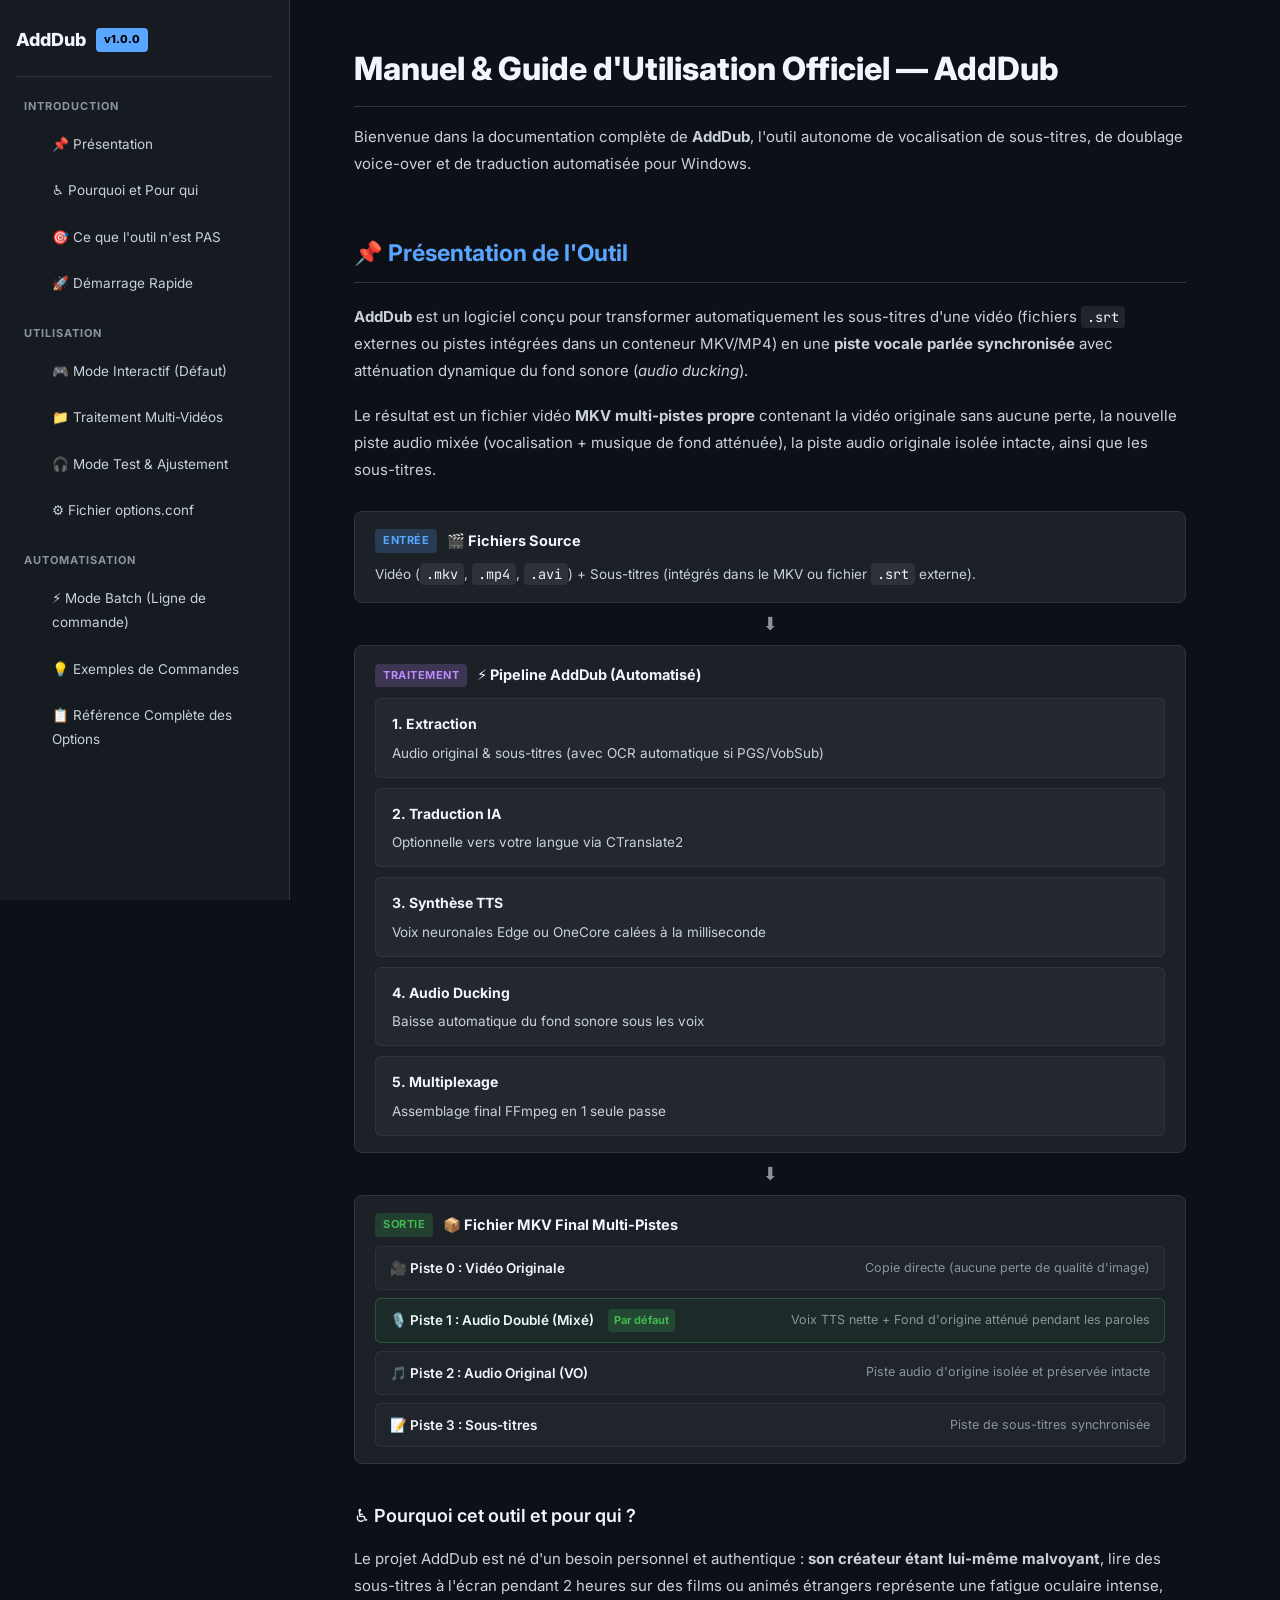
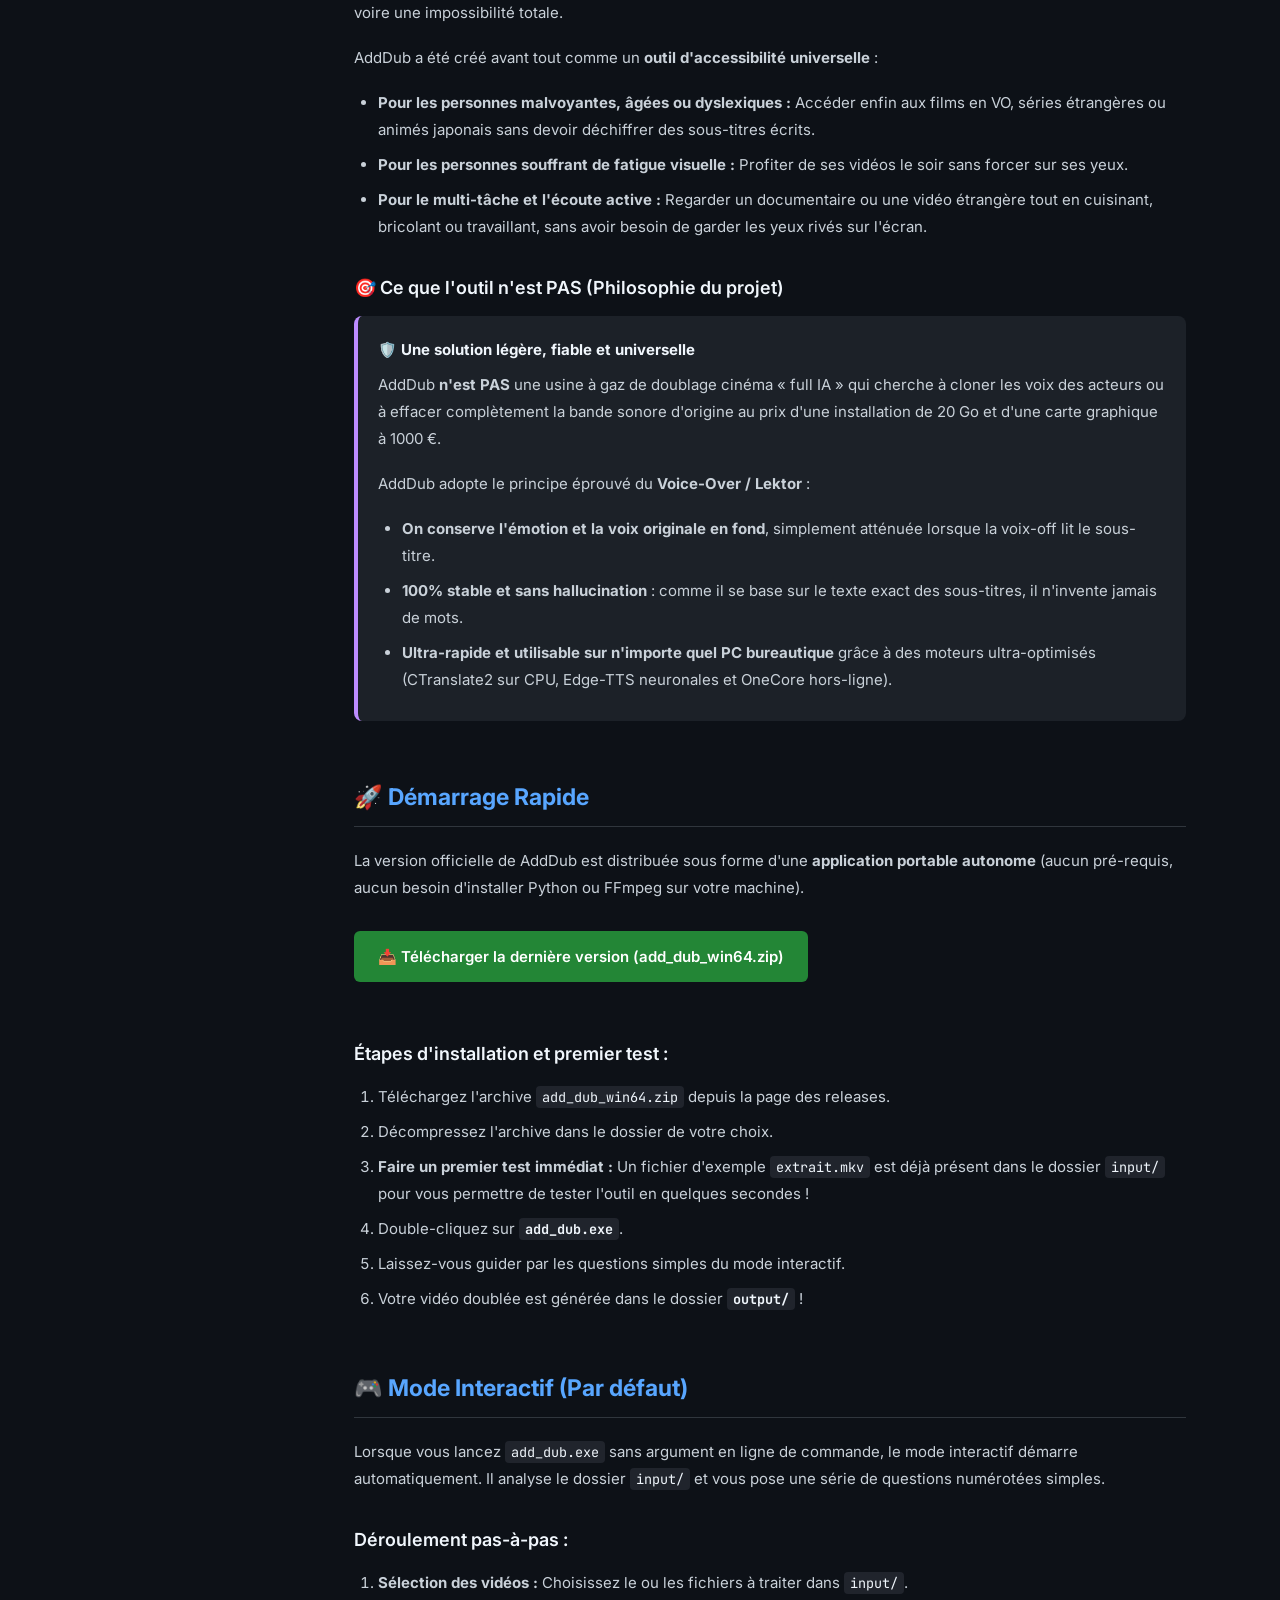
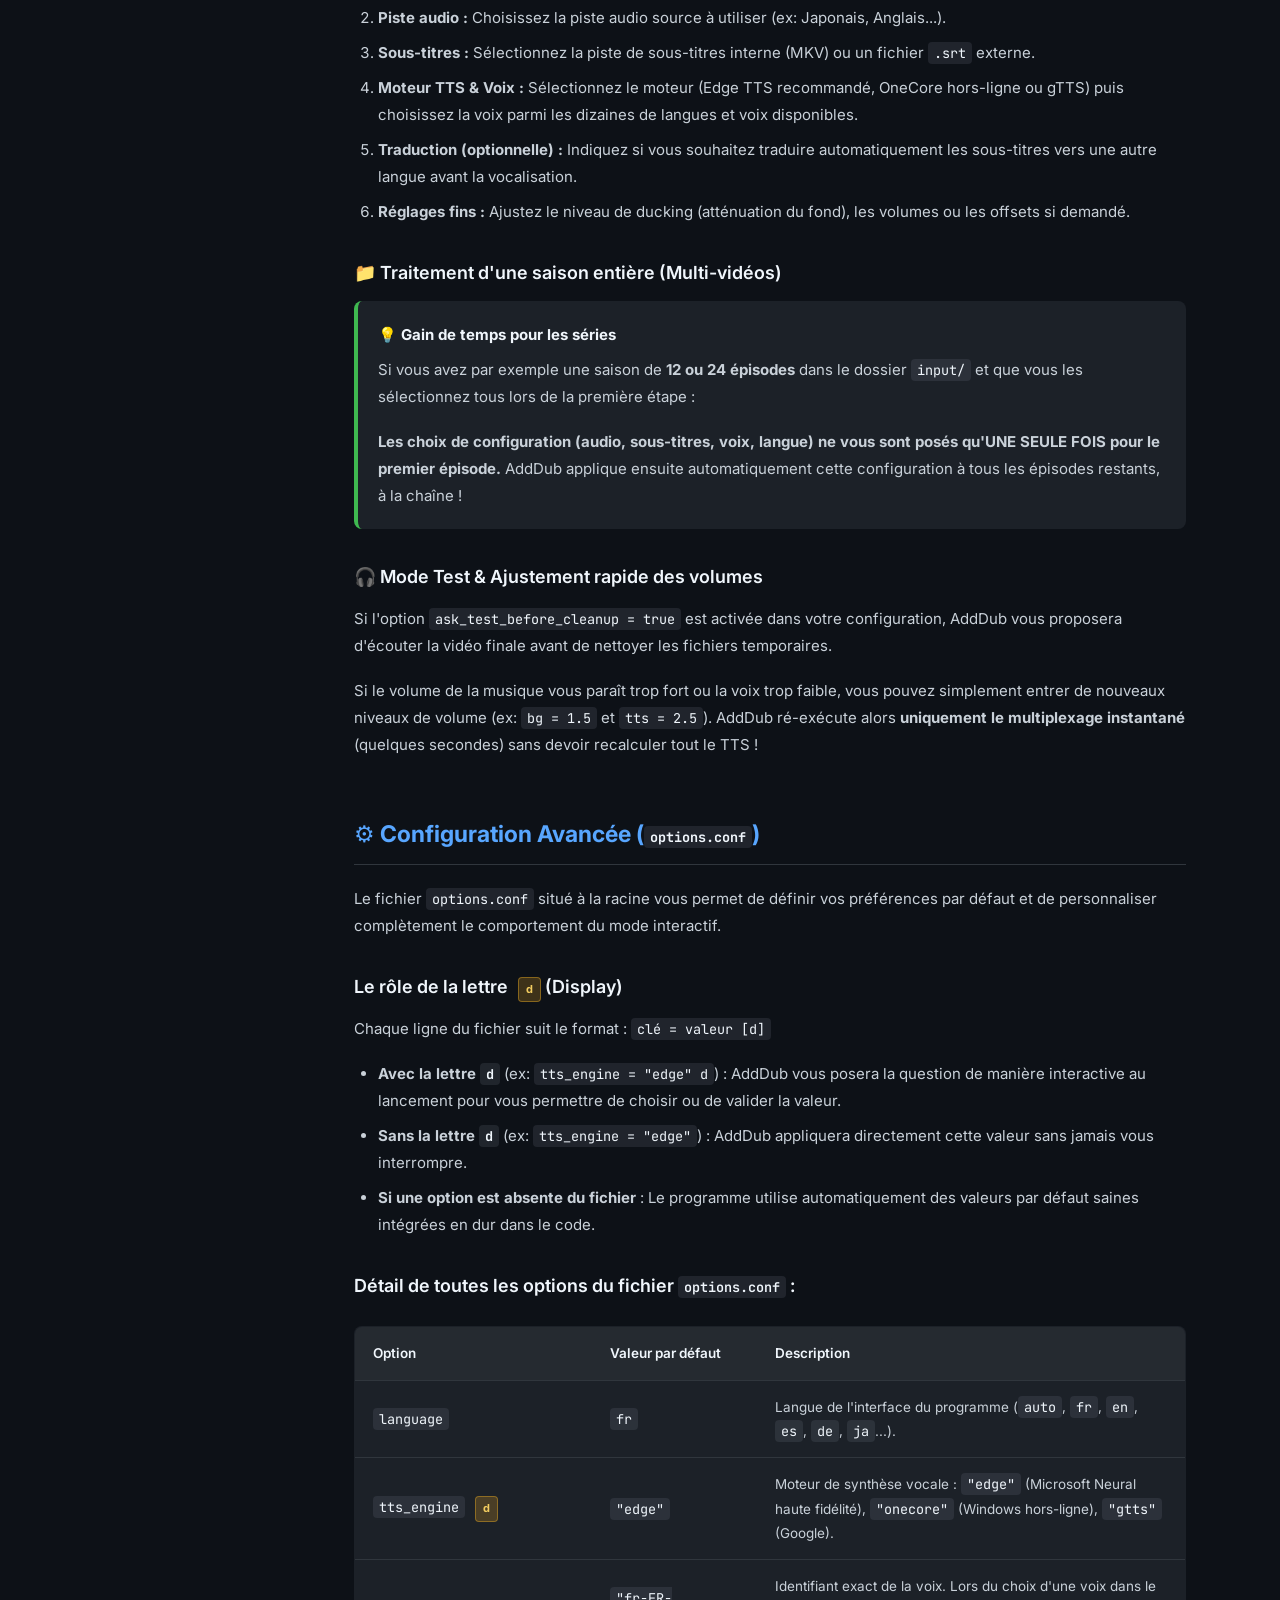
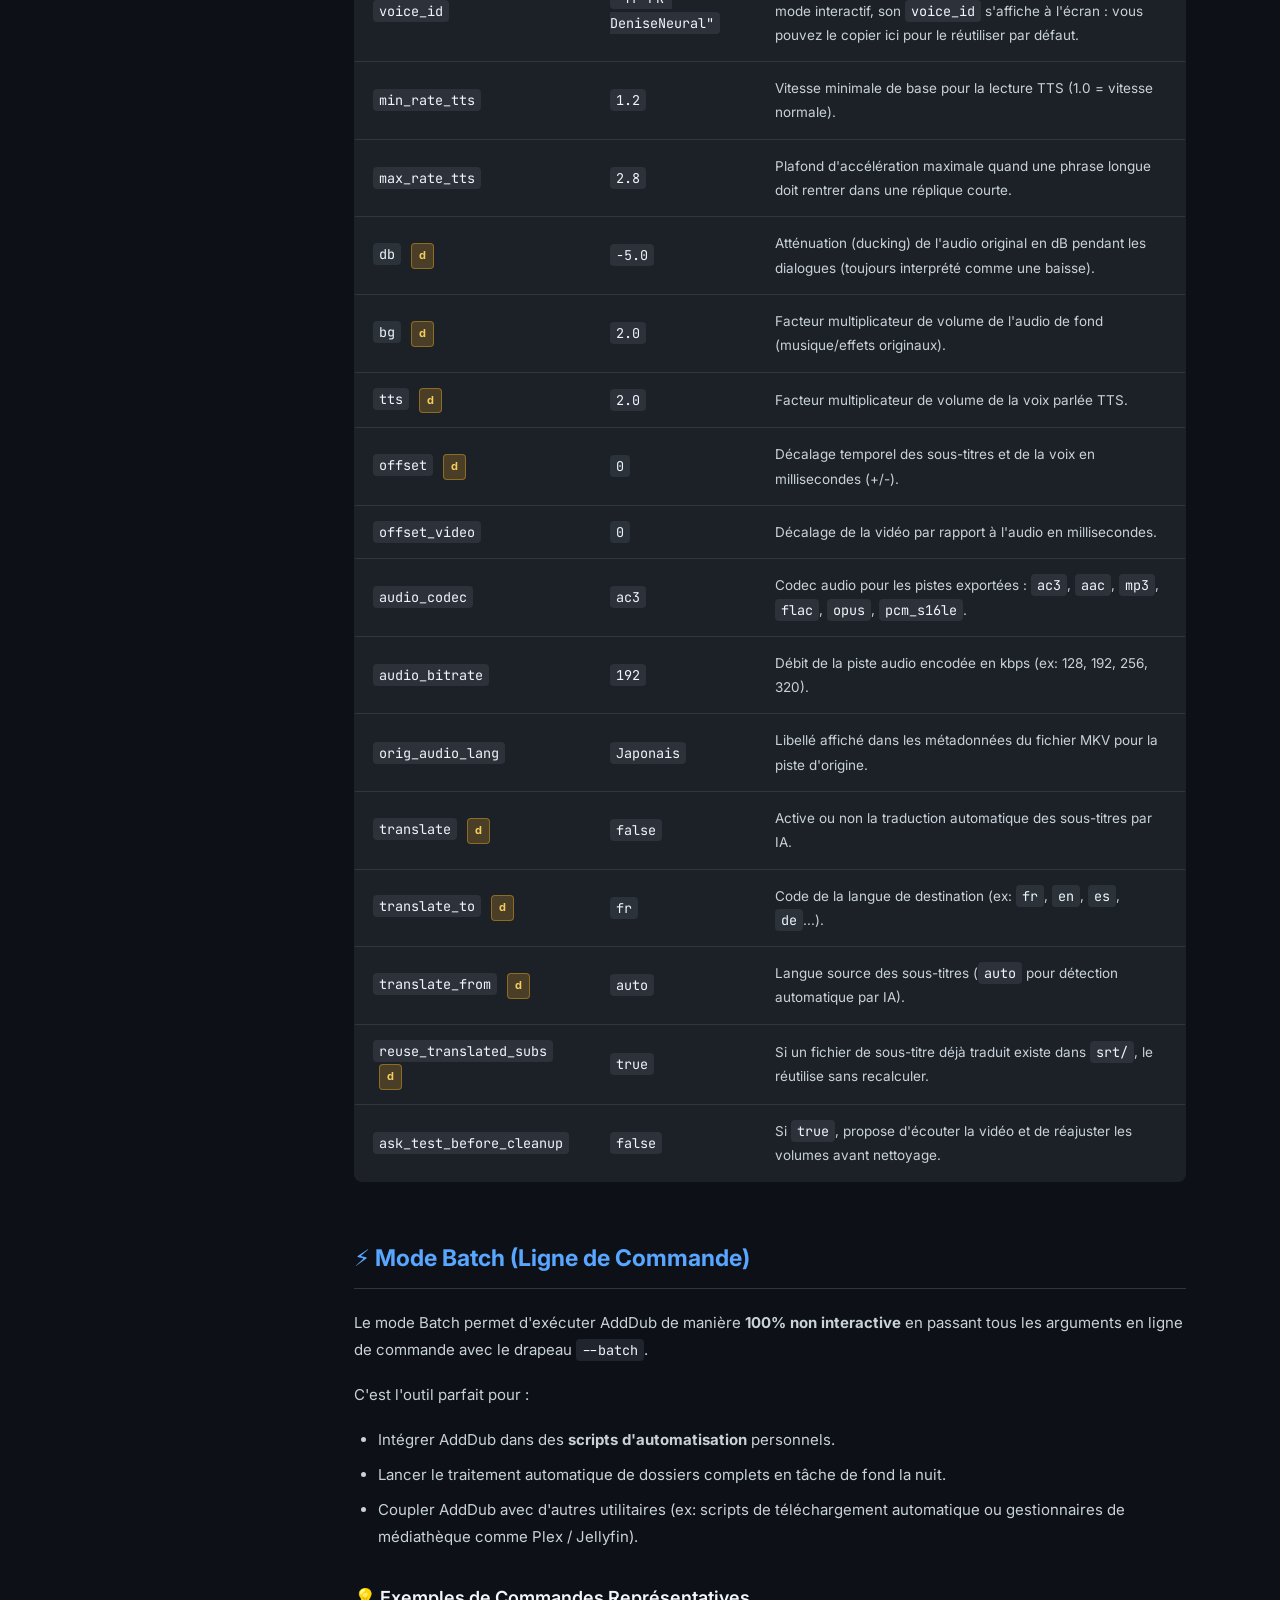
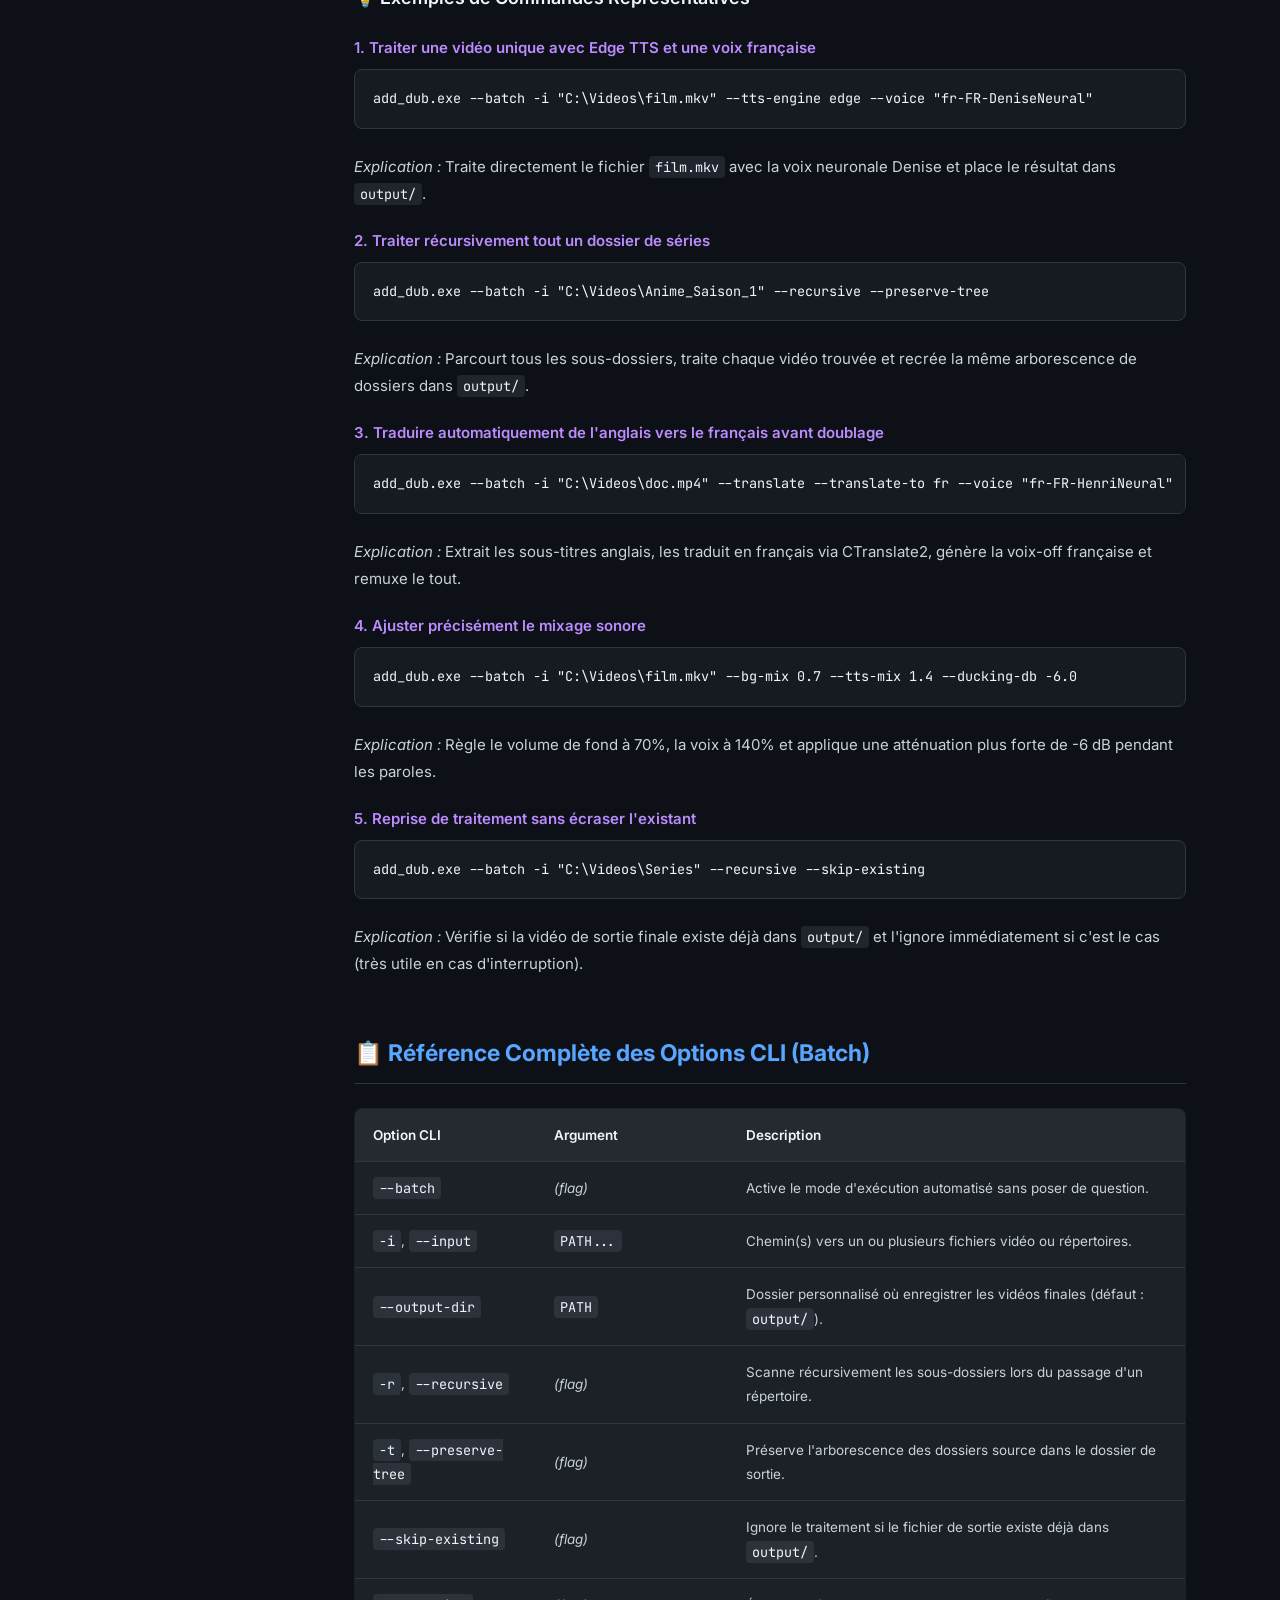
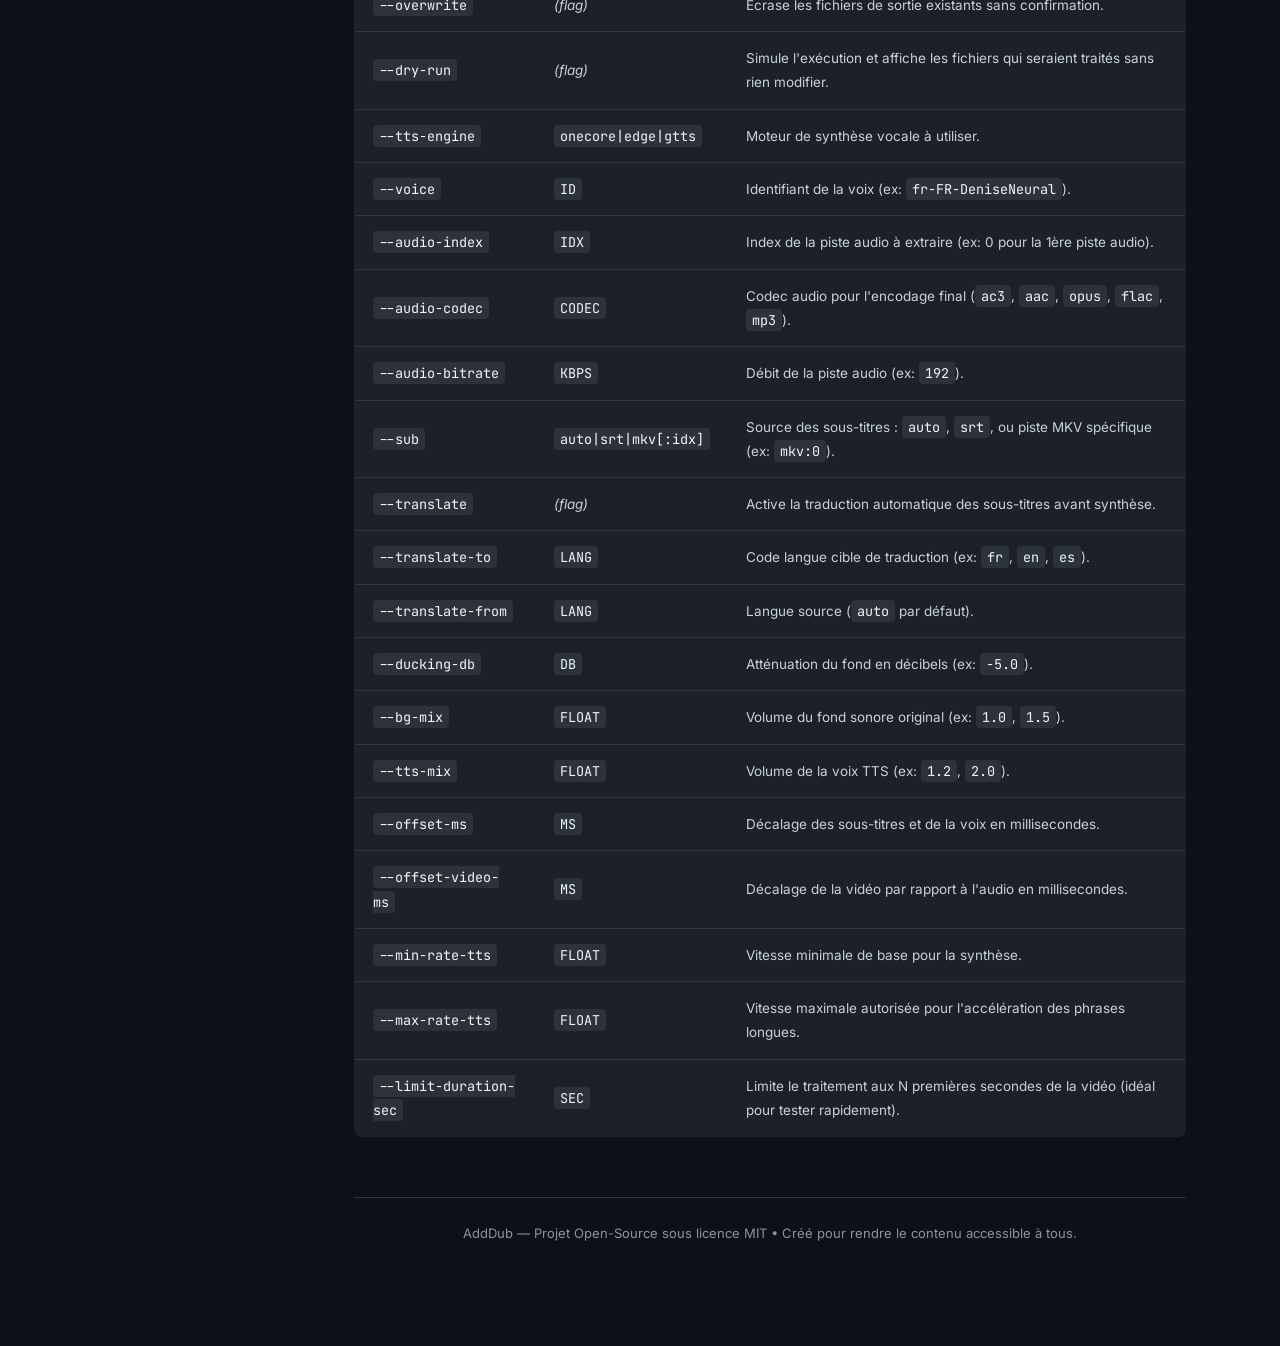
<file: index.html>
<!DOCTYPE html>
<html lang="fr">
<head>
    <meta charset="UTF-8">
    <meta name="viewport" content="width=device-width, initial-scale=1.0">
    <title>Manuel & Documentation Officielle — AddDub</title>
    <meta name="description" content="AddDub — Outil gratuit et portable de vocalisation de sous-titres, doublage voice-over et traduction IA pour Windows. Idéal pour l'accessibilité (malvoyance, fatigue visuelle) et le confort d'écoute.">
    <meta name="keywords" content="AddDub, vocalisation sous-titres, doublage automatique, voice-over, TTS, text to speech, accessibilité, malvoyance, audio ducking, traduction sous-titres, MKV, SRT, Edge TTS, CTranslate2, Windows">
    <meta name="author" content="Jobijoba2000">
    <meta name="robots" content="index, follow">
    <link rel="canonical" href="https://jobijoba2000.github.io/add_dub/">

    <!-- Open Graph / Réseaux Sociaux (Discord, Reddit, Facebook) -->
    <meta property="og:type" content="website">
    <meta property="og:url" content="https://jobijoba2000.github.io/add_dub/">
    <meta property="og:title" content="AddDub — Vocalisation de Sous-titres & Doublage Automatisé">
    <meta property="og:description" content="Transformez automatiquement les sous-titres de vos vidéos en voix-off parlée avec atténuation intelligente du fond sonore (audio ducking). 100% portable pour Windows.">

    <!-- Twitter Card -->
    <meta name="twitter:card" content="summary">
    <meta name="twitter:title" content="AddDub — Vocalisation de Sous-titres & Doublage Automatisé">
    <meta name="twitter:description" content="Transformez automatiquement les sous-titres de vos vidéos en voix-off parlée avec atténuation intelligente du fond sonore (audio ducking). 100% portable pour Windows.">
    <link rel="preconnect" href="https://fonts.googleapis.com">
    <link rel="preconnect" href="https://fonts.gstatic.com" crossorigin>
    <link href="https://fonts.googleapis.com/css2?family=Inter:wght@300;400;500;600;700;800&family=JetBrains+Mono:wght@400;500;600&display=swap" rel="stylesheet">
    <style>
        :root {
            --bg-dark: #0d1117;
            --bg-sidebar: #161b22;
            --bg-card: #1c2128;
            --bg-code: #161b22;
            --accent-blue: #58a6ff;
            --accent-green: #3fb950;
            --accent-purple: #bc8cff;
            --accent-orange: #d29922;
            --text-main: #c9d1d9;
            --text-heading: #f0f6fc;
            --text-muted: #8b949e;
            --border-color: #30363d;
        }

        * { box-sizing: border-box; margin: 0; padding: 0; }

        html {
            scroll-behavior: smooth;
        }

        body {
            font-family: 'Inter', system-ui, -apple-system, sans-serif;
            background-color: var(--bg-dark);
            color: var(--text-main);
            line-height: 1.8;
            display: flex;
            min-height: 100vh;
            overflow-x: hidden;
        }

        code, pre {
            font-family: 'JetBrains Mono', monospace;
        }

        /* Scrollbar */
        ::-webkit-scrollbar {
            width: 8px;
            height: 8px;
        }
        ::-webkit-scrollbar-track {
            background: var(--bg-dark);
        }
        ::-webkit-scrollbar-thumb {
            background: #30363d;
            border-radius: 4px;
        }
        ::-webkit-scrollbar-thumb:hover {
            background: #484f58;
        }

        /* Sidebar Navigation */
        aside.sidebar {
            width: 290px;
            flex-shrink: 0;
            background-color: var(--bg-sidebar);
            border-right: 1px solid var(--border-color);
            position: sticky;
            top: 0;
            height: 100vh;
            overflow-y: auto;
            padding: 24px 16px;
        }

        .sidebar-brand {
            display: flex;
            align-items: center;
            gap: 10px;
            font-size: 18px;
            font-weight: 800;
            color: var(--text-heading);
            padding-bottom: 20px;
            margin-bottom: 20px;
            border-bottom: 1px solid var(--border-color);
        }

        .sidebar-brand span {
            background: var(--accent-blue);
            color: #000;
            padding: 2px 8px;
            border-radius: 4px;
            font-size: 11px;
            font-weight: 800;
        }

        .nav-group-title {
            font-size: 11px;
            font-weight: 700;
            text-transform: uppercase;
            color: var(--text-muted);
            letter-spacing: 1px;
            margin: 20px 0 8px 8px;
        }

        .nav-items {
            list-style: none;
        }

        .nav-items a {
            display: block;
            padding: 7px 12px;
            color: var(--text-main);
            text-decoration: none;
            font-size: 13.5px;
            border-radius: 6px;
            transition: all 0.15s ease;
        }

        .nav-items a:hover {
            background: rgba(255, 255, 255, 0.05);
            color: var(--accent-blue);
        }

        /* Main Content */
        main.content {
            flex: 1;
            min-width: 0;
            padding: 48px 64px 100px;
            max-width: 960px;
        }

        h1 {
            font-size: 32px;
            font-weight: 800;
            color: var(--text-heading);
            margin-bottom: 16px;
            border-bottom: 1px solid var(--border-color);
            padding-bottom: 16px;
            line-height: 1.3;
        }

        h2 {
            font-size: 23px;
            font-weight: 700;
            color: var(--accent-blue);
            margin: 56px 0 20px;
            padding-bottom: 8px;
            border-bottom: 1px solid var(--border-color);
            scroll-margin-top: 30px;
        }

        h3 {
            font-size: 18px;
            font-weight: 600;
            color: var(--text-heading);
            margin: 32px 0 12px;
        }

        h4 {
            font-size: 15px;
            font-weight: 600;
            color: var(--accent-purple);
            margin: 20px 0 8px;
        }

        p {
            margin-bottom: 18px;
            font-size: 15px;
            color: #c9d1d9;
        }

        ul, ol {
            margin-bottom: 22px;
            padding-left: 24px;
        }

        li {
            margin-bottom: 8px;
            font-size: 15px;
        }

        /* Buttons & Badges */
        .btn-download {
            display: inline-flex;
            align-items: center;
            gap: 10px;
            background: #238636;
            color: #fff;
            padding: 12px 24px;
            border-radius: 6px;
            font-weight: 600;
            font-size: 15px;
            text-decoration: none;
            margin: 12px 0 24px;
            transition: background 0.2s ease;
        }

        .btn-download:hover {
            background: #2ea043;
        }

        /* Code & Callouts */
        pre {
            background-color: var(--bg-code);
            border: 1px solid var(--border-color);
            border-radius: 8px;
            padding: 18px;
            overflow-x: auto;
            margin-bottom: 24px;
            font-size: 13.5px;
            line-height: 1.6;
        }

        code {
            background-color: rgba(110, 118, 129, 0.2);
            color: #f0f6fc;
            padding: 2px 6px;
            border-radius: 4px;
            font-size: 13.5px;
        }

        pre code {
            background: none;
            padding: 0;
        }

        .callout {
            padding: 20px;
            border-radius: 8px;
            margin-bottom: 28px;
            border-left: 4px solid;
            background: var(--bg-card);
        }

        .callout-info { border-left-color: var(--accent-blue); }
        .callout-tip { border-left-color: var(--accent-green); }
        .callout-warning { border-left-color: var(--accent-orange); }
        .callout-purple { border-left-color: var(--accent-purple); }

        .callout-title {
            font-weight: 700;
            margin-bottom: 8px;
            font-size: 15px;
            color: var(--text-heading);
            display: flex;
            align-items: center;
            gap: 8px;
        }

        /* Documentation Table */
        table {
            width: 100%;
            border-collapse: collapse;
            margin: 24px 0 32px;
            background: var(--bg-card);
            border-radius: 8px;
            overflow: hidden;
            border: 1px solid var(--border-color);
        }

        th, td {
            padding: 14px 18px;
            text-align: left;
            border-bottom: 1px solid var(--border-color);
            font-size: 13.5px;
        }

        th {
            background: rgba(255, 255, 255, 0.04);
            font-weight: 600;
            color: var(--text-heading);
        }

        .badge-d {
            display: inline-block;
            background: rgba(210, 153, 34, 0.25);
            color: #f2cc60;
            border: 1px solid rgba(210, 153, 34, 0.5);
            padding: 2px 7px;
            border-radius: 4px;
            font-size: 11px;
            font-weight: 700;
            margin-left: 6px;
        }

        /* Modern Visual Pipeline Flow */
        .pipeline-flow {
            display: flex;
            flex-direction: column;
            gap: 12px;
            margin: 28px 0 36px;
        }

        .flow-card {
            background: var(--bg-card);
            border: 1px solid var(--border-color);
            border-radius: 8px;
            padding: 16px 20px;
        }

        .flow-card-header {
            font-weight: 700;
            font-size: 14.5px;
            color: var(--text-heading);
            display: flex;
            align-items: center;
            gap: 10px;
            margin-bottom: 8px;
        }

        .flow-card-header .tag {
            font-size: 11px;
            font-weight: 700;
            text-transform: uppercase;
            padding: 2px 8px;
            border-radius: 4px;
            letter-spacing: 0.5px;
        }

        .tag-input { background: rgba(88, 166, 255, 0.2); color: var(--accent-blue); }
        .tag-core { background: rgba(188, 140, 255, 0.2); color: var(--accent-purple); }
        .tag-output { background: rgba(63, 185, 80, 0.2); color: var(--accent-green); }

        .flow-arrow {
            text-align: center;
            color: var(--text-muted);
            font-size: 18px;
            line-height: 1;
        }

        .pipeline-steps {
            display: flex;
            flex-direction: column;
            gap: 10px;
            margin-top: 10px;
        }

        .pipeline-step-item {
            background: rgba(255, 255, 255, 0.03);
            border: 1px solid rgba(255, 255, 255, 0.06);
            border-radius: 6px;
            padding: 12px 16px;
            font-size: 13.5px;
            color: #c9d1d9;
        }

        .pipeline-step-item strong {
            display: block;
            color: #f0f6fc;
            font-size: 14px;
            margin-bottom: 4px;
        }

        .tracks-grid {
            display: flex;
            flex-direction: column;
            gap: 8px;
            margin-top: 8px;
        }

        .track-row {
            display: flex;
            align-items: center;
            justify-content: space-between;
            background: rgba(255, 255, 255, 0.02);
            border: 1px solid rgba(255, 255, 255, 0.06);
            border-radius: 6px;
            padding: 9px 14px;
            font-size: 13.5px;
        }

        .track-name {
            display: flex;
            align-items: center;
            gap: 8px;
            font-weight: 600;
            color: #f0f6fc;
        }

        .track-desc {
            color: var(--text-muted);
            font-size: 12.5px;
        }

        .track-badge-default {
            background: rgba(63, 185, 80, 0.2);
            color: var(--accent-green);
            font-size: 11px;
            padding: 2px 6px;
            border-radius: 4px;
            font-weight: 700;
            margin-left: 6px;
        }

        /* Responsive */
        @media (max-width: 900px) {
            body { flex-direction: column; }
            aside.sidebar {
                width: 100%;
                height: auto;
                position: relative;
                border-right: none;
                border-bottom: 1px solid var(--border-color);
            }
            main.content { padding: 24px; }
        }
    </style>
</head>
<body>

    <!-- Sidebar Navigation -->
    <aside class="sidebar">
        <div class="sidebar-brand">
            AddDub <span>v1.0.0</span>
        </div>
        
        <div class="nav-group-title">Introduction</div>
        <ul class="nav-items">
            <li><a href="#presentation">📌 Présentation</a></li>
            <li><a href="#pourquoi-et-pour-qui">♿ Pourquoi et Pour qui</a></li>
            <li><a href="#philosophie">🎯 Ce que l'outil n'est PAS</a></li>
            <li><a href="#demarrage-rapide">🚀 Démarrage Rapide</a></li>
        </ul>

        <div class="nav-group-title">Utilisation</div>
        <ul class="nav-items">
            <li><a href="#mode-interactif">🎮 Mode Interactif (Défaut)</a></li>
            <li><a href="#saisons-multi-videos">📁 Traitement Multi-Vidéos</a></li>
            <li><a href="#mode-test">🎧 Mode Test & Ajustement</a></li>
            <li><a href="#options-conf">⚙️ Fichier options.conf</a></li>
        </ul>

        <div class="nav-group-title">Automatisation</div>
        <ul class="nav-items">
            <li><a href="#mode-batch">⚡ Mode Batch (Ligne de commande)</a></li>
            <li><a href="#exemples-batch">💡 Exemples de Commandes</a></li>
            <li><a href="#reference-options">📋 Référence Complète des Options</a></li>
        </ul>
    </aside>

    <!-- Main Documentation Content -->
    <main class="content">

        <h1>Manuel & Guide d'Utilisation Officiel — AddDub</h1>
        <p>Bienvenue dans la documentation complète de <strong>AddDub</strong>, l'outil autonome de vocalisation de sous-titres, de doublage voice-over et de traduction automatisée pour Windows.</p>

        <!-- Section 1 : Présentation -->
        <h2 id="presentation">📌 Présentation de l'Outil</h2>
        <p><strong>AddDub</strong> est un logiciel conçu pour transformer automatiquement les sous-titres d'une vidéo (fichiers <code>.srt</code> externes ou pistes intégrées dans un conteneur MKV/MP4) en une <strong>piste vocale parlée synchronisée</strong> avec atténuation dynamique du fond sonore (<em>audio ducking</em>).</p>
        
        <p>Le résultat est un fichier vidéo <strong>MKV multi-pistes propre</strong> contenant la vidéo originale sans aucune perte, la nouvelle piste audio mixée (vocalisation + musique de fond atténuée), la piste audio originale isolée intacte, ainsi que les sous-titres.</p>

        <!-- Visual Pipeline Flow -->
        <div class="pipeline-flow">
            <!-- Input -->
            <div class="flow-card">
                <div class="flow-card-header">
                    <span class="tag tag-input">Entrée</span>
                    🎬 Fichiers Source
                </div>
                <div style="font-size: 13.5px; color: #c9d1d9;">
                    Vidéo (<code>.mkv</code>, <code>.mp4</code>, <code>.avi</code>) + Sous-titres (intégrés dans le MKV ou fichier <code>.srt</code> externe).
                </div>
            </div>

            <div class="flow-arrow">⬇️</div>

            <!-- Processing Pipeline -->
            <div class="flow-card">
                <div class="flow-card-header">
                    <span class="tag tag-core">Traitement</span>
                    ⚡ Pipeline AddDub (Automatisé)
                </div>
                <div class="pipeline-steps">
                    <div class="pipeline-step-item">
                        <strong>1. Extraction</strong>
                        Audio original & sous-titres (avec OCR automatique si PGS/VobSub)
                    </div>
                    <div class="pipeline-step-item">
                        <strong>2. Traduction IA</strong>
                        Optionnelle vers votre langue via CTranslate2
                    </div>
                    <div class="pipeline-step-item">
                        <strong>3. Synthèse TTS</strong>
                        Voix neuronales Edge ou OneCore calées à la milliseconde
                    </div>
                    <div class="pipeline-step-item">
                        <strong>4. Audio Ducking</strong>
                        Baisse automatique du fond sonore sous les voix
                    </div>
                    <div class="pipeline-step-item">
                        <strong>5. Multiplexage</strong>
                        Assemblage final FFmpeg en 1 seule passe
                    </div>
                </div>
            </div>

            <div class="flow-arrow">⬇️</div>

            <!-- Output -->
            <div class="flow-card">
                <div class="flow-card-header">
                    <span class="tag tag-output">Sortie</span>
                    📦 Fichier MKV Final Multi-Pistes
                </div>
                <div class="tracks-grid">
                    <div class="track-row">
                        <div class="track-name">🎥 Piste 0 : Vidéo Originale</div>
                        <div class="track-desc">Copie directe (aucune perte de qualité d'image)</div>
                    </div>
                    <div class="track-row" style="background: rgba(63, 185, 80, 0.06); border-color: rgba(63, 185, 80, 0.3);">
                        <div class="track-name">
                            🎙️ Piste 1 : Audio Doublé (Mixé)
                            <span class="track-badge-default">Par défaut</span>
                        </div>
                        <div class="track-desc">Voix TTS nette + Fond d'origine atténué pendant les paroles</div>
                    </div>
                    <div class="track-row">
                        <div class="track-name">🎵 Piste 2 : Audio Original (VO)</div>
                        <div class="track-desc">Piste audio d'origine isolée et préservée intacte</div>
                    </div>
                    <div class="track-row">
                        <div class="track-name">📝 Piste 3 : Sous-titres</div>
                        <div class="track-desc">Piste de sous-titres synchronisée</div>
                    </div>
                </div>
            </div>
        </div>

        <h3 id="pourquoi-et-pour-qui">♿ Pourquoi cet outil et pour qui ?</h3>
        <p>Le projet AddDub est né d'un besoin personnel et authentique : <strong>son créateur étant lui-même malvoyant</strong>, lire des sous-titres à l'écran pendant 2 heures sur des films ou animés étrangers représente une fatigue oculaire intense, voire une impossibilité totale.</p>
        
        <p>AddDub a été créé avant tout comme un <strong>outil d'accessibilité universelle</strong> :</p>
        <ul>
            <li><strong>Pour les personnes malvoyantes, âgées ou dyslexiques :</strong> Accéder enfin aux films en VO, séries étrangères ou animés japonais sans devoir déchiffrer des sous-titres écrits.</li>
            <li><strong>Pour les personnes souffrant de fatigue visuelle :</strong> Profiter de ses vidéos le soir sans forcer sur ses yeux.</li>
            <li><strong>Pour le multi-tâche et l'écoute active :</strong> Regarder un documentaire ou une vidéo étrangère tout en cuisinant, bricolant ou travaillant, sans avoir besoin de garder les yeux rivés sur l'écran.</li>
        </ul>

        <h3 id="philosophie">🎯 Ce que l'outil n'est PAS (Philosophie du projet)</h3>
        <div class="callout callout-purple">
            <div class="callout-title">🛡️ Une solution légère, fiable et universelle</div>
            <p>AddDub <strong>n'est PAS</strong> une usine à gaz de doublage cinéma « full IA » qui cherche à cloner les voix des acteurs ou à effacer complètement la bande sonore d'origine au prix d'une installation de 20 Go et d'une carte graphique à 1000 €.</p>
            <p>AddDub adopte le principe éprouvé du <strong>Voice-Over / Lektor</strong> :</p>
            <ul style="margin-bottom: 0;">
                <li><strong>On conserve l'émotion et la voix originale en fond</strong>, simplement atténuée lorsque la voix-off lit le sous-titre.</li>
                <li><strong>100% stable et sans hallucination</strong> : comme il se base sur le texte exact des sous-titres, il n'invente jamais de mots.</li>
                <li><strong>Ultra-rapide et utilisable sur n'importe quel PC bureautique</strong> grâce à des moteurs ultra-optimisés (CTranslate2 sur CPU, Edge-TTS neuronales et OneCore hors-ligne).</li>
            </ul>
        </div>

        <!-- Section 2 : Démarrage Rapide -->
        <h2 id="demarrage-rapide">🚀 Démarrage Rapide</h2>
        <p>La version officielle de AddDub est distribuée sous forme d'une <strong>application portable autonome</strong> (aucun pré-requis, aucun besoin d'installer Python ou FFmpeg sur votre machine).</p>

        <a href="https://github.com/Jobijoba2000/add_dub/releases" class="btn-download" target="_blank">
            📥 Télécharger la dernière version (add_dub_win64.zip)
        </a>

        <h3>Étapes d'installation et premier test :</h3>
        <ol>
            <li>Téléchargez l'archive <code>add_dub_win64.zip</code> depuis la page des releases.</li>
            <li>Décompressez l'archive dans le dossier de votre choix.</li>
            <li><strong>Faire un premier test immédiat :</strong> Un fichier d'exemple <code>extrait.mkv</code> est déjà présent dans le dossier <code>input/</code> pour vous permettre de tester l'outil en quelques secondes !</li>
            <li>Double-cliquez sur <strong><code>add_dub.exe</code></strong>.</li>
            <li>Laissez-vous guider par les questions simples du mode interactif.</li>
            <li>Votre vidéo doublée est générée dans le dossier <strong><code>output/</code></strong> !</li>
        </ol>

        <!-- Section 3 : Mode Interactif -->
        <h2 id="mode-interactif">🎮 Mode Interactif (Par défaut)</h2>
        <p>Lorsque vous lancez <code>add_dub.exe</code> sans argument en ligne de commande, le mode interactif démarre automatiquement. Il analyse le dossier <code>input/</code> et vous pose une série de questions numérotées simples.</p>

        <h3>Déroulement pas-à-pas :</h3>
        <ol>
            <li><strong>Sélection des vidéos :</strong> Choisissez le ou les fichiers à traiter dans <code>input/</code>.</li>
            <li><strong>Piste audio :</strong> Choisissez la piste audio source à utiliser (ex: Japonais, Anglais...).</li>
            <li><strong>Sous-titres :</strong> Sélectionnez la piste de sous-titres interne (MKV) ou un fichier <code>.srt</code> externe.</li>
            <li><strong>Moteur TTS & Voix :</strong> Sélectionnez le moteur (Edge TTS recommandé, OneCore hors-ligne ou gTTS) puis choisissez la voix parmi les dizaines de langues et voix disponibles.</li>
            <li><strong>Traduction (optionnelle) :</strong> Indiquez si vous souhaitez traduire automatiquement les sous-titres vers une autre langue avant la vocalisation.</li>
            <li><strong>Réglages fins :</strong> Ajustez le niveau de ducking (atténuation du fond), les volumes ou les offsets si demandé.</li>
        </ol>

        <h3 id="saisons-multi-videos">📁 Traitement d'une saison entière (Multi-vidéos)</h3>
        <div class="callout callout-tip">
            <div class="callout-title">💡 Gain de temps pour les séries</div>
            <p>Si vous avez par exemple une saison de <strong>12 ou 24 épisodes</strong> dans le dossier <code>input/</code> et que vous les sélectionnez tous lors de la première étape :</p>
            <p style="margin-bottom: 0;"><strong>Les choix de configuration (audio, sous-titres, voix, langue) ne vous sont posés qu'UNE SEULE FOIS pour le premier épisode.</strong> AddDub applique ensuite automatiquement cette configuration à tous les épisodes restants, à la chaîne !</p>
        </div>

        <h3 id="mode-test">🎧 Mode Test & Ajustement rapide des volumes</h3>
        <p>Si l'option <code>ask_test_before_cleanup = true</code> est activée dans votre configuration, AddDub vous proposera d'écouter la vidéo finale avant de nettoyer les fichiers temporaires.</p>
        <p>Si le volume de la musique vous paraît trop fort ou la voix trop faible, vous pouvez simplement entrer de nouveaux niveaux de volume (ex: <code>bg = 1.5</code> et <code>tts = 2.5</code>). AddDub ré-exécute alors <strong>uniquement le multiplexage instantané</strong> (quelques secondes) sans devoir recalculer tout le TTS !</p>

        <!-- Section 4 : Configuration options.conf -->
        <h2 id="options-conf">⚙️ Configuration Avancée (<code>options.conf</code>)</h2>
        <p>Le fichier <code>options.conf</code> situé à la racine vous permet de définir vos préférences par défaut et de personnaliser complètement le comportement du mode interactif.</p>

        <h3>Le rôle de la lettre <span class="badge-d">d</span> (Display)</h3>
        <p>Chaque ligne du fichier suit le format : <code>clé = valeur [d]</code></p>
        <ul>
            <li><strong>Avec la lettre <code>d</code></strong> (ex: <code>tts_engine = "edge" d</code>) : AddDub vous posera la question de manière interactive au lancement pour vous permettre de choisir ou de valider la valeur.</li>
            <li><strong>Sans la lettre <code>d</code></strong> (ex: <code>tts_engine = "edge"</code>) : AddDub appliquera directement cette valeur sans jamais vous interrompre.</li>
            <li><strong>Si une option est absente du fichier</strong> : Le programme utilise automatiquement des valeurs par défaut saines intégrées en dur dans le code.</li>
        </ul>

        <h3>Détail de toutes les options du fichier <code>options.conf</code> :</h3>
        <table>
            <thead>
                <tr>
                    <th>Option</th>
                    <th>Valeur par défaut</th>
                    <th>Description</th>
                </tr>
            </thead>
            <tbody>
                <tr>
                    <td><code>language</code></td>
                    <td><code>fr</code></td>
                    <td>Langue de l'interface du programme (<code>auto</code>, <code>fr</code>, <code>en</code>, <code>es</code>, <code>de</code>, <code>ja</code>...).</td>
                </tr>
                <tr>
                    <td><code>tts_engine</code> <span class="badge-d">d</span></td>
                    <td><code>"edge"</code></td>
                    <td>Moteur de synthèse vocale : <code>"edge"</code> (Microsoft Neural haute fidélité), <code>"onecore"</code> (Windows hors-ligne), <code>"gtts"</code> (Google).</td>
                </tr>
                <tr>
                    <td><code>voice_id</code></td>
                    <td><code>"fr-FR-DeniseNeural"</code></td>
                    <td>Identifiant exact de la voix. Lors du choix d'une voix dans le mode interactif, son <code>voice_id</code> s'affiche à l'écran : vous pouvez le copier ici pour le réutiliser par défaut.</td>
                </tr>
                <tr>
                    <td><code>min_rate_tts</code></td>
                    <td><code>1.2</code></td>
                    <td>Vitesse minimale de base pour la lecture TTS (1.0 = vitesse normale).</td>
                </tr>
                <tr>
                    <td><code>max_rate_tts</code></td>
                    <td><code>2.8</code></td>
                    <td>Plafond d'accélération maximale quand une phrase longue doit rentrer dans une réplique courte.</td>
                </tr>
                <tr>
                    <td><code>db</code> <span class="badge-d">d</span></td>
                    <td><code>-5.0</code></td>
                    <td>Atténuation (ducking) de l'audio original en dB pendant les dialogues (toujours interprété comme une baisse).</td>
                </tr>
                <tr>
                    <td><code>bg</code> <span class="badge-d">d</span></td>
                    <td><code>2.0</code></td>
                    <td>Facteur multiplicateur de volume de l'audio de fond (musique/effets originaux).</td>
                </tr>
                <tr>
                    <td><code>tts</code> <span class="badge-d">d</span></td>
                    <td><code>2.0</code></td>
                    <td>Facteur multiplicateur de volume de la voix parlée TTS.</td>
                </tr>
                <tr>
                    <td><code>offset</code> <span class="badge-d">d</span></td>
                    <td><code>0</code></td>
                    <td>Décalage temporel des sous-titres et de la voix en millisecondes (+/-).</td>
                </tr>
                <tr>
                    <td><code>offset_video</code></td>
                    <td><code>0</code></td>
                    <td>Décalage de la vidéo par rapport à l'audio en millisecondes.</td>
                </tr>
                <tr>
                    <td><code>audio_codec</code></td>
                    <td><code>ac3</code></td>
                    <td>Codec audio pour les pistes exportées : <code>ac3</code>, <code>aac</code>, <code>mp3</code>, <code>flac</code>, <code>opus</code>, <code>pcm_s16le</code>.</td>
                </tr>
                <tr>
                    <td><code>audio_bitrate</code></td>
                    <td><code>192</code></td>
                    <td>Débit de la piste audio encodée en kbps (ex: 128, 192, 256, 320).</td>
                </tr>
                <tr>
                    <td><code>orig_audio_lang</code></td>
                    <td><code>Japonais</code></td>
                    <td>Libellé affiché dans les métadonnées du fichier MKV pour la piste d'origine.</td>
                </tr>
                <tr>
                    <td><code>translate</code> <span class="badge-d">d</span></td>
                    <td><code>false</code></td>
                    <td>Active ou non la traduction automatique des sous-titres par IA.</td>
                </tr>
                <tr>
                    <td><code>translate_to</code> <span class="badge-d">d</span></td>
                    <td><code>fr</code></td>
                    <td>Code de la langue de destination (ex: <code>fr</code>, <code>en</code>, <code>es</code>, <code>de</code>...).</td>
                </tr>
                <tr>
                    <td><code>translate_from</code> <span class="badge-d">d</span></td>
                    <td><code>auto</code></td>
                    <td>Langue source des sous-titres (<code>auto</code> pour détection automatique par IA).</td>
                </tr>
                <tr>
                    <td><code>reuse_translated_subs</code> <span class="badge-d">d</span></td>
                    <td><code>true</code></td>
                    <td>Si un fichier de sous-titre déjà traduit existe dans <code>srt/</code>, le réutilise sans recalculer.</td>
                </tr>
                <tr>
                    <td><code>ask_test_before_cleanup</code></td>
                    <td><code>false</code></td>
                    <td>Si <code>true</code>, propose d'écouter la vidéo et de réajuster les volumes avant nettoyage.</td>
                </tr>
            </tbody>
        </table>

        <!-- Section 5 : Mode Batch -->
        <h2 id="mode-batch">⚡ Mode Batch (Ligne de Commande)</h2>
        <p>Le mode Batch permet d'exécuter AddDub de manière <strong>100% non interactive</strong> en passant tous les arguments en ligne de commande avec le drapeau <code>--batch</code>.</p>
        
        <p>C'est l'outil parfait pour :</p>
        <ul>
            <li>Intégrer AddDub dans des <strong>scripts d'automatisation</strong> personnels.</li>
            <li>Lancer le traitement automatique de dossiers complets en tâche de fond la nuit.</li>
            <li>Coupler AddDub avec d'autres utilitaires (ex: scripts de téléchargement automatique ou gestionnaires de médiathèque comme Plex / Jellyfin).</li>
        </ul>

        <h3 id="exemples-batch">💡 Exemples de Commandes Représentatives</h3>

        <h4>1. Traiter une vidéo unique avec Edge TTS et une voix française</h4>
        <pre><code>add_dub.exe --batch -i "C:\Videos\film.mkv" --tts-engine edge --voice "fr-FR-DeniseNeural"</code></pre>
        <p><em>Explication :</em> Traite directement le fichier <code>film.mkv</code> avec la voix neuronale Denise et place le résultat dans <code>output/</code>.</p>

        <h4>2. Traiter récursivement tout un dossier de séries</h4>
        <pre><code>add_dub.exe --batch -i "C:\Videos\Anime_Saison_1" --recursive --preserve-tree</code></pre>
        <p><em>Explication :</em> Parcourt tous les sous-dossiers, traite chaque vidéo trouvée et recrée la même arborescence de dossiers dans <code>output/</code>.</p>

        <h4>3. Traduire automatiquement de l'anglais vers le français avant doublage</h4>
        <pre><code>add_dub.exe --batch -i "C:\Videos\doc.mp4" --translate --translate-to fr --voice "fr-FR-HenriNeural"</code></pre>
        <p><em>Explication :</em> Extrait les sous-titres anglais, les traduit en français via CTranslate2, génère la voix-off française et remuxe le tout.</p>

        <h4>4. Ajuster précisément le mixage sonore</h4>
        <pre><code>add_dub.exe --batch -i "C:\Videos\film.mkv" --bg-mix 0.7 --tts-mix 1.4 --ducking-db -6.0</code></pre>
        <p><em>Explication :</em> Règle le volume de fond à 70%, la voix à 140% et applique une atténuation plus forte de -6 dB pendant les paroles.</p>

        <h4>5. Reprise de traitement sans écraser l'existant</h4>
        <pre><code>add_dub.exe --batch -i "C:\Videos\Series" --recursive --skip-existing</code></pre>
        <p><em>Explication :</em> Vérifie si la vidéo de sortie finale existe déjà dans <code>output/</code> et l'ignore immédiatement si c'est le cas (très utile en cas d'interruption).</p>

        <!-- Section 6 : Référence Complète des Options -->
        <h2 id="reference-options">📋 Référence Complète des Options CLI (Batch)</h2>
        <table>
            <thead>
                <tr>
                    <th>Option CLI</th>
                    <th>Argument</th>
                    <th>Description</th>
                </tr>
            </thead>
            <tbody>
                <tr>
                    <td><code>--batch</code></td>
                    <td><em>(flag)</em></td>
                    <td>Active le mode d'exécution automatisé sans poser de question.</td>
                </tr>
                <tr>
                    <td><code>-i</code>, <code>--input</code></td>
                    <td><code>PATH...</code></td>
                    <td>Chemin(s) vers un ou plusieurs fichiers vidéo ou répertoires.</td>
                </tr>
                <tr>
                    <td><code>--output-dir</code></td>
                    <td><code>PATH</code></td>
                    <td>Dossier personnalisé où enregistrer les vidéos finales (défaut : <code>output/</code>).</td>
                </tr>
                <tr>
                    <td><code>-r</code>, <code>--recursive</code></td>
                    <td><em>(flag)</em></td>
                    <td>Scanne récursivement les sous-dossiers lors du passage d'un répertoire.</td>
                </tr>
                <tr>
                    <td><code>-t</code>, <code>--preserve-tree</code></td>
                    <td><em>(flag)</em></td>
                    <td>Préserve l'arborescence des dossiers source dans le dossier de sortie.</td>
                </tr>
                <tr>
                    <td><code>--skip-existing</code></td>
                    <td><em>(flag)</em></td>
                    <td>Ignore le traitement si le fichier de sortie existe déjà dans <code>output/</code>.</td>
                </tr>
                <tr>
                    <td><code>--overwrite</code></td>
                    <td><em>(flag)</em></td>
                    <td>Écrase les fichiers de sortie existants sans confirmation.</td>
                </tr>
                <tr>
                    <td><code>--dry-run</code></td>
                    <td><em>(flag)</em></td>
                    <td>Simule l'exécution et affiche les fichiers qui seraient traités sans rien modifier.</td>
                </tr>
                <tr>
                    <td><code>--tts-engine</code></td>
                    <td><code>onecore|edge|gtts</code></td>
                    <td>Moteur de synthèse vocale à utiliser.</td>
                </tr>
                <tr>
                    <td><code>--voice</code></td>
                    <td><code>ID</code></td>
                    <td>Identifiant de la voix (ex: <code>fr-FR-DeniseNeural</code>).</td>
                </tr>
                <tr>
                    <td><code>--audio-index</code></td>
                    <td><code>IDX</code></td>
                    <td>Index de la piste audio à extraire (ex: 0 pour la 1ère piste audio).</td>
                </tr>
                <tr>
                    <td><code>--audio-codec</code></td>
                    <td><code>CODEC</code></td>
                    <td>Codec audio pour l'encodage final (<code>ac3</code>, <code>aac</code>, <code>opus</code>, <code>flac</code>, <code>mp3</code>).</td>
                </tr>
                <tr>
                    <td><code>--audio-bitrate</code></td>
                    <td><code>KBPS</code></td>
                    <td>Débit de la piste audio (ex: <code>192</code>).</td>
                </tr>
                <tr>
                    <td><code>--sub</code></td>
                    <td><code>auto|srt|mkv[:idx]</code></td>
                    <td>Source des sous-titres : <code>auto</code>, <code>srt</code>, ou piste MKV spécifique (ex: <code>mkv:0</code>).</td>
                </tr>
                <tr>
                    <td><code>--translate</code></td>
                    <td><em>(flag)</em></td>
                    <td>Active la traduction automatique des sous-titres avant synthèse.</td>
                </tr>
                <tr>
                    <td><code>--translate-to</code></td>
                    <td><code>LANG</code></td>
                    <td>Code langue cible de traduction (ex: <code>fr</code>, <code>en</code>, <code>es</code>).</td>
                </tr>
                <tr>
                    <td><code>--translate-from</code></td>
                    <td><code>LANG</code></td>
                    <td>Langue source (<code>auto</code> par défaut).</td>
                </tr>
                <tr>
                    <td><code>--ducking-db</code></td>
                    <td><code>DB</code></td>
                    <td>Atténuation du fond en décibels (ex: <code>-5.0</code>).</td>
                </tr>
                <tr>
                    <td><code>--bg-mix</code></td>
                    <td><code>FLOAT</code></td>
                    <td>Volume du fond sonore original (ex: <code>1.0</code>, <code>1.5</code>).</td>
                </tr>
                <tr>
                    <td><code>--tts-mix</code></td>
                    <td><code>FLOAT</code></td>
                    <td>Volume de la voix TTS (ex: <code>1.2</code>, <code>2.0</code>).</td>
                </tr>
                <tr>
                    <td><code>--offset-ms</code></td>
                    <td><code>MS</code></td>
                    <td>Décalage des sous-titres et de la voix en millisecondes.</td>
                </tr>
                <tr>
                    <td><code>--offset-video-ms</code></td>
                    <td><code>MS</code></td>
                    <td>Décalage de la vidéo par rapport à l'audio en millisecondes.</td>
                </tr>
                <tr>
                    <td><code>--min-rate-tts</code></td>
                    <td><code>FLOAT</code></td>
                    <td>Vitesse minimale de base pour la synthèse.</td>
                </tr>
                <tr>
                    <td><code>--max-rate-tts</code></td>
                    <td><code>FLOAT</code></td>
                    <td>Vitesse maximale autorisée pour l'accélération des phrases longues.</td>
                </tr>
                <tr>
                    <td><code>--limit-duration-sec</code></td>
                    <td><code>SEC</code></td>
                    <td>Limite le traitement aux N premières secondes de la vidéo (idéal pour tester rapidement).</td>
                </tr>
            </tbody>
        </table>

        <div style="margin-top: 60px; padding-top: 24px; border-top: 1px solid var(--border-color); text-align: center; color: var(--text-muted); font-size: 13px;">
            AddDub — Projet Open-Source sous licence MIT • Créé pour rendre le contenu accessible à tous.
        </div>

    </main>

</body>
</html>
</file>
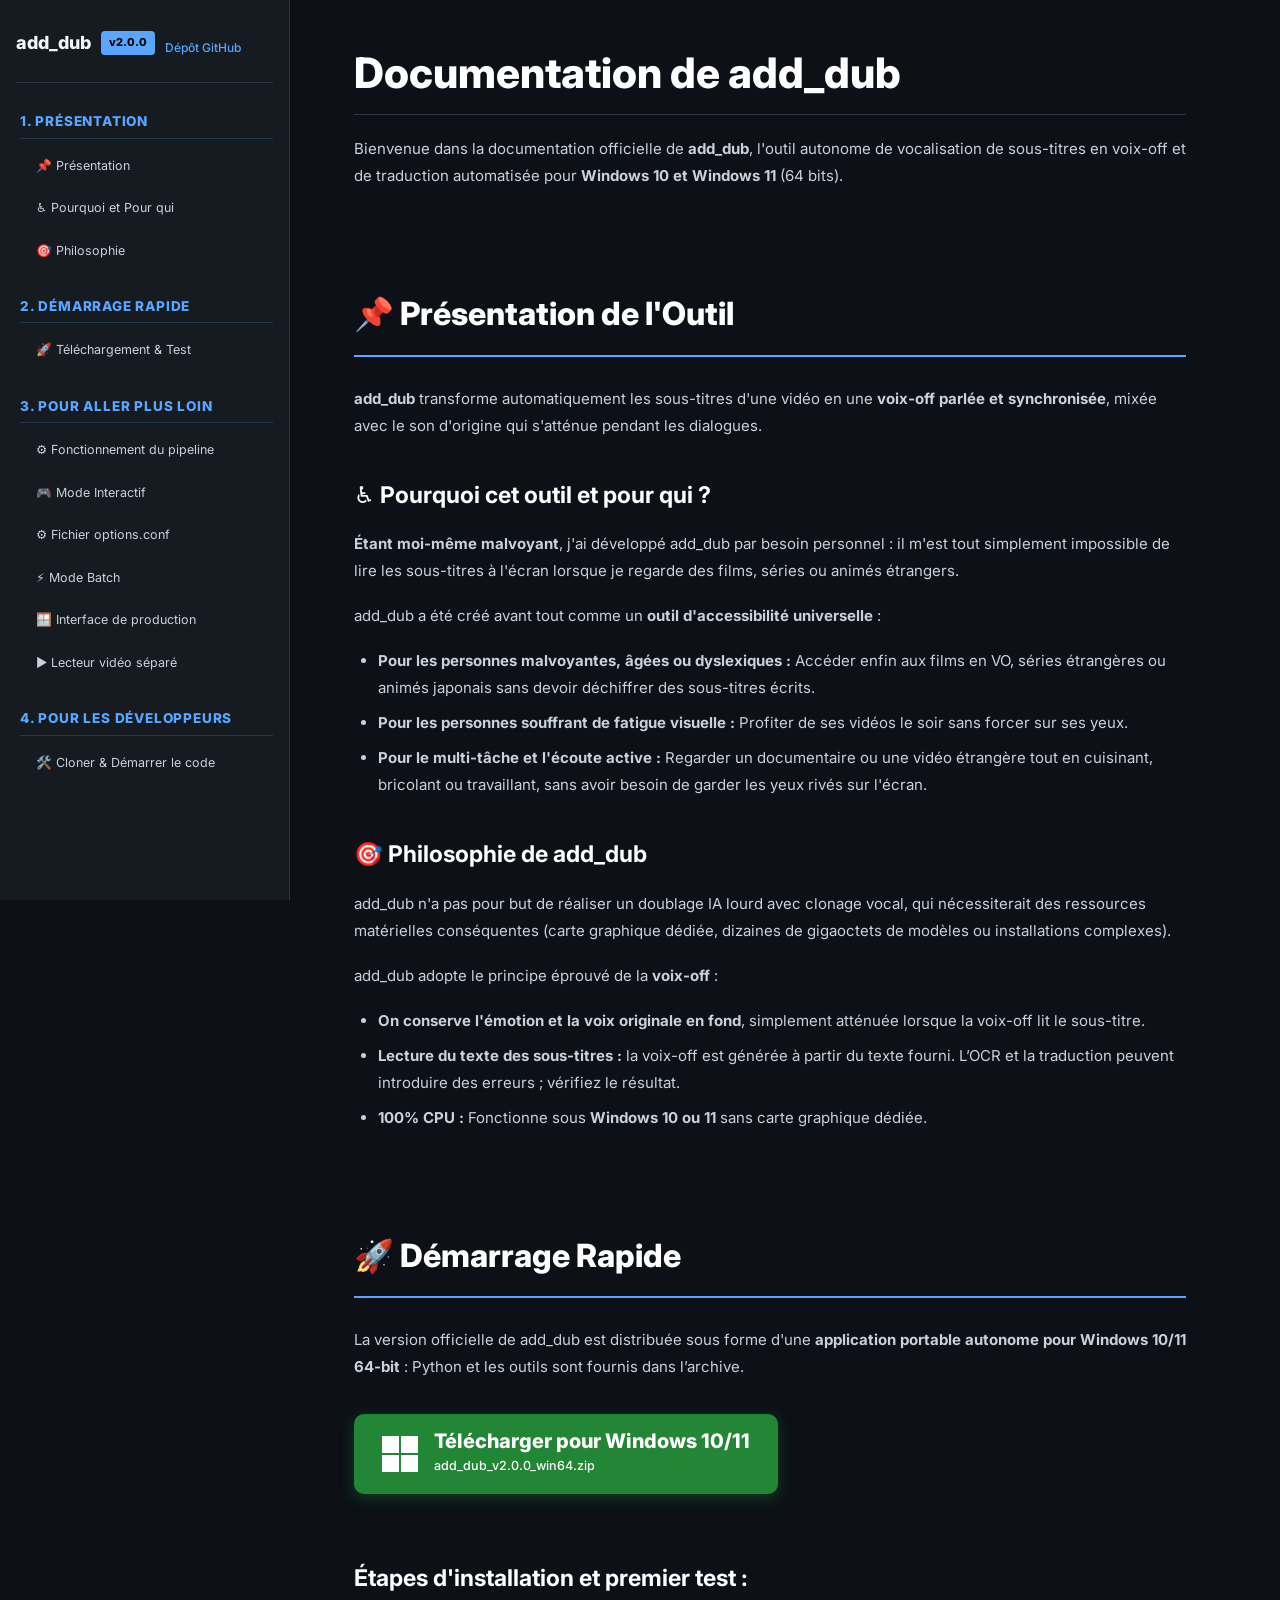
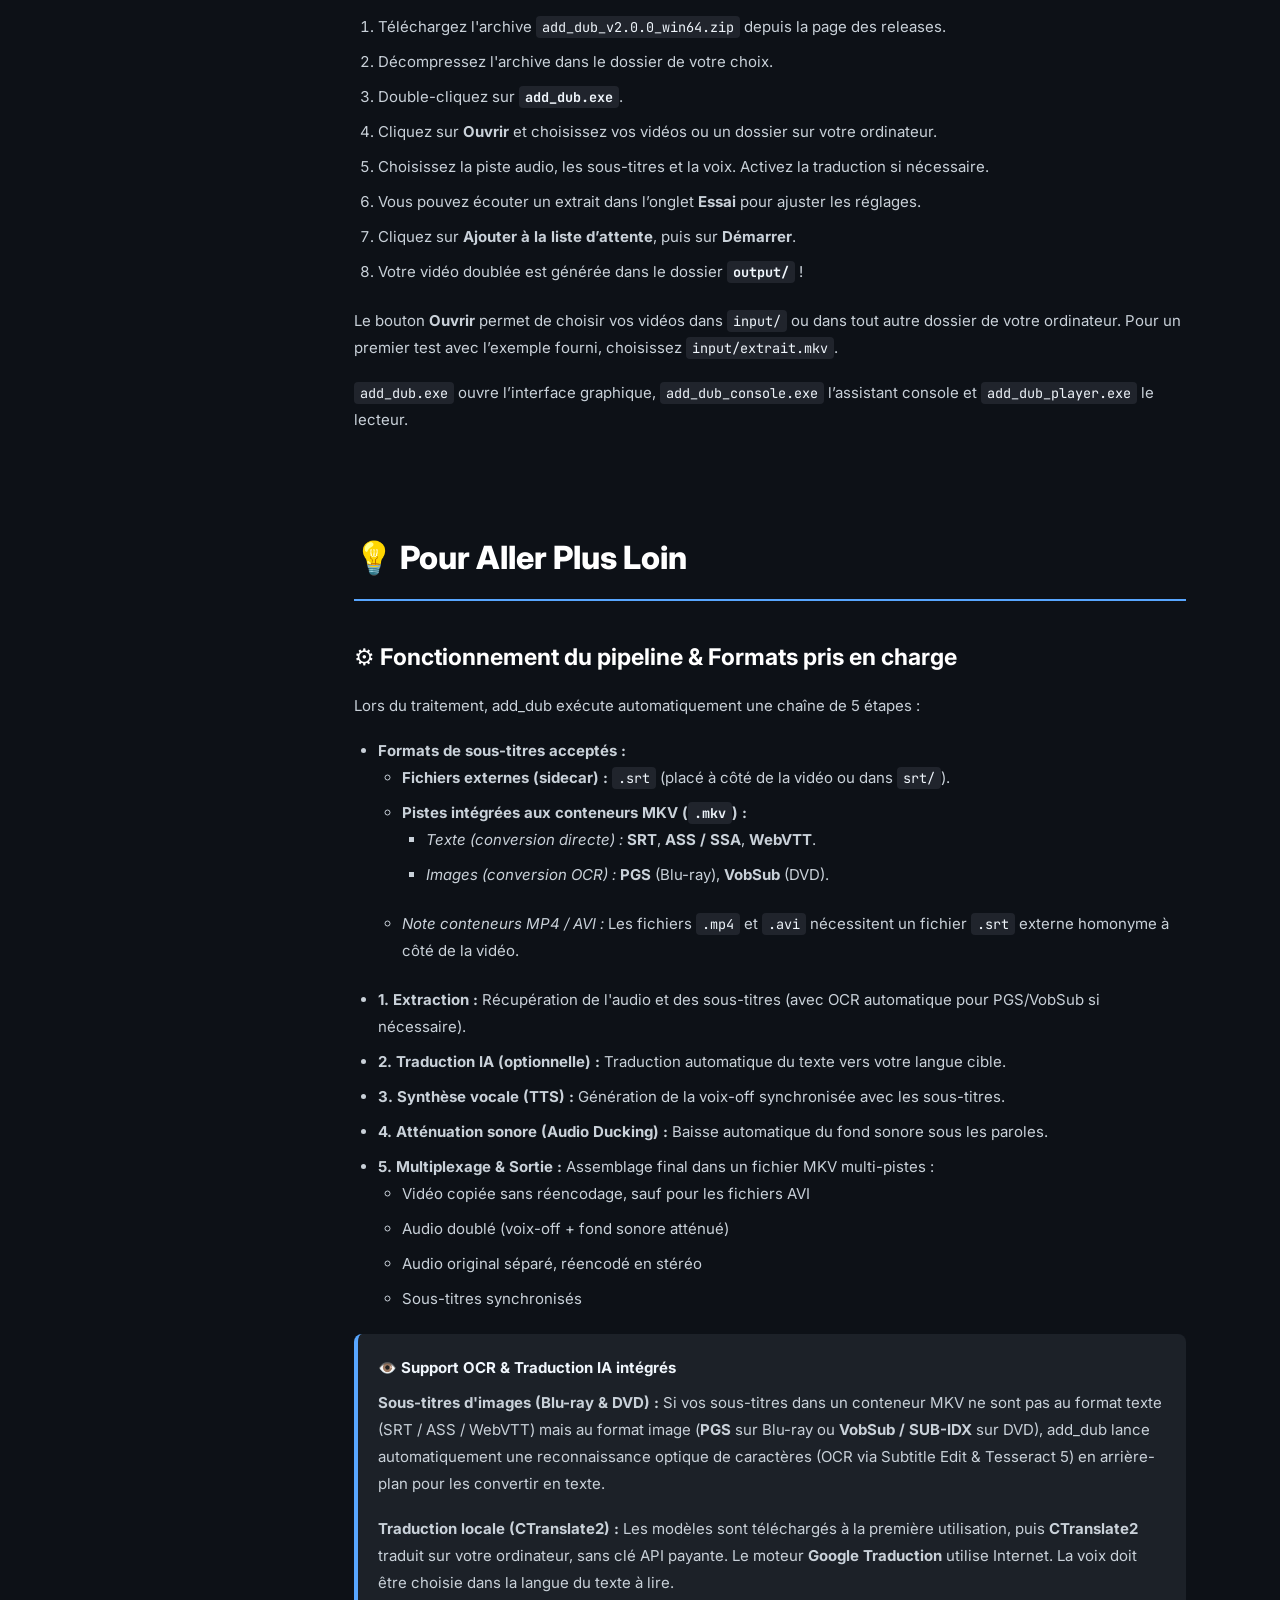
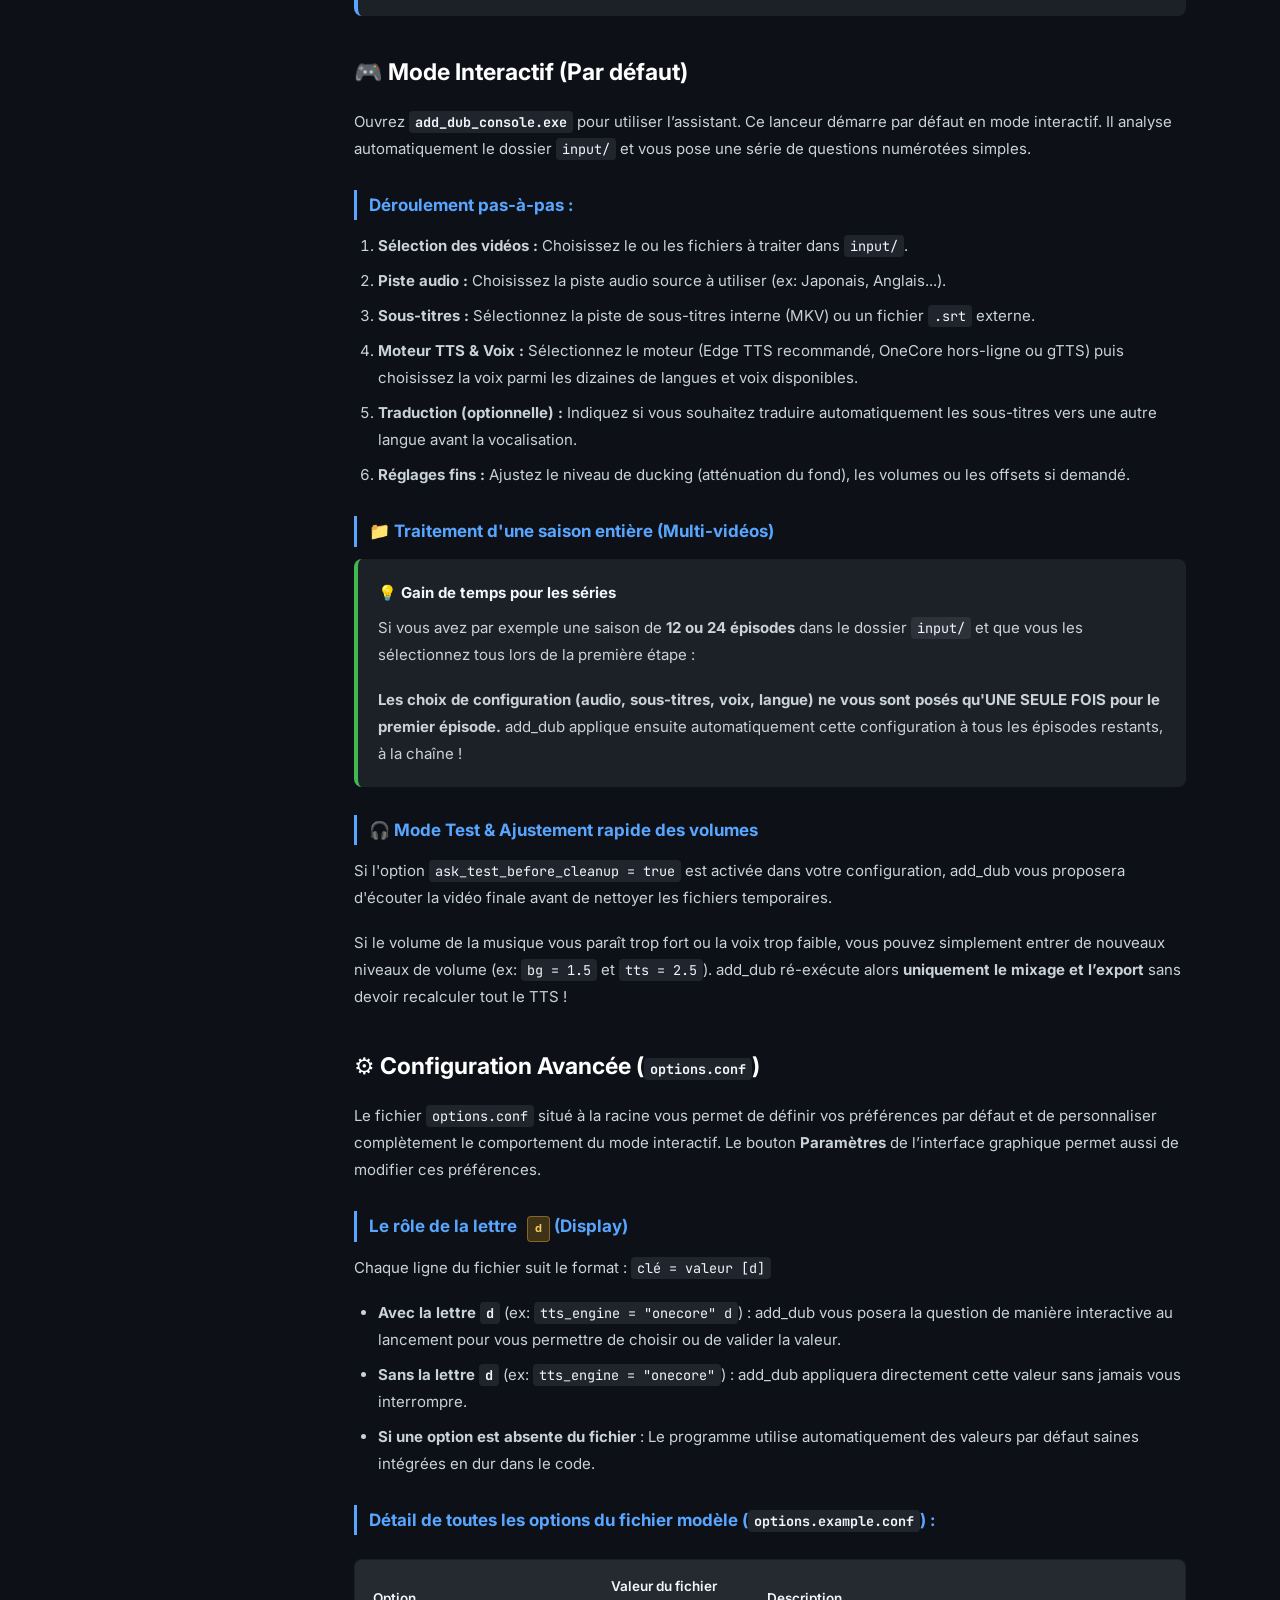
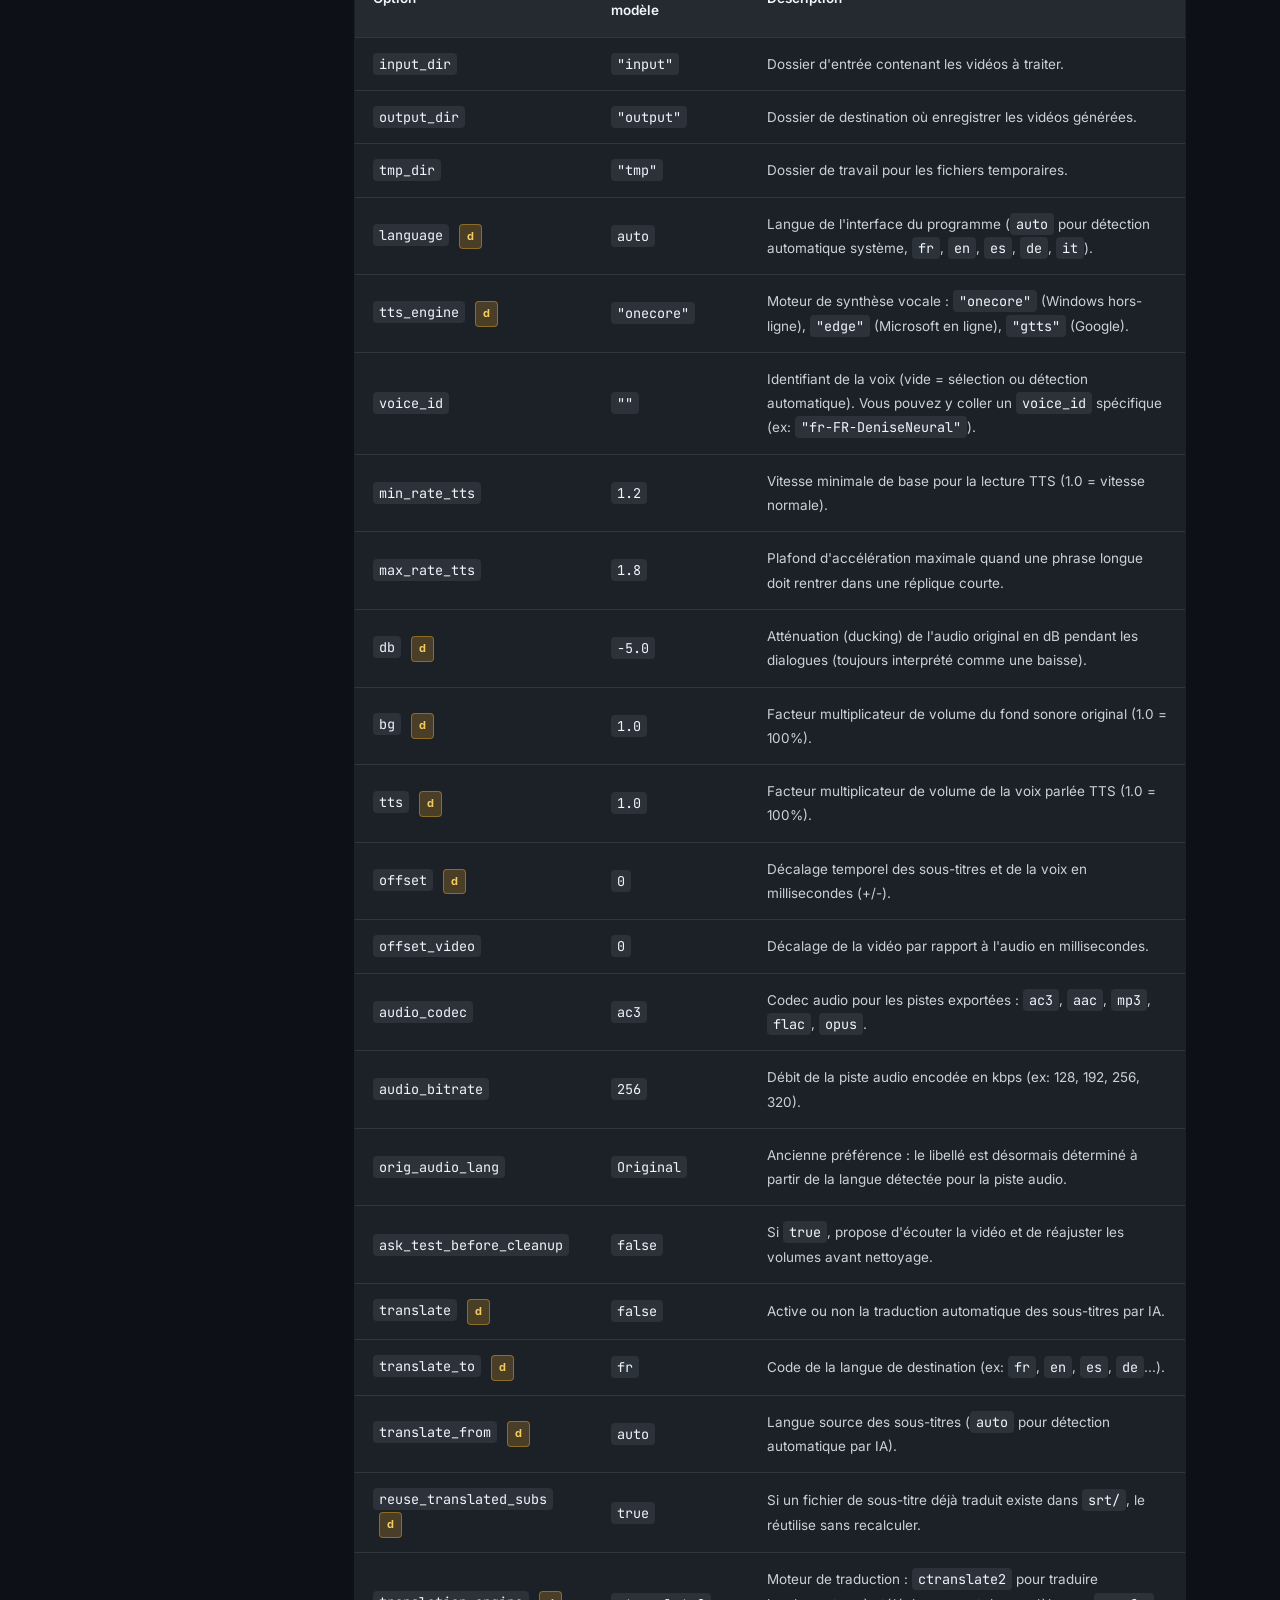
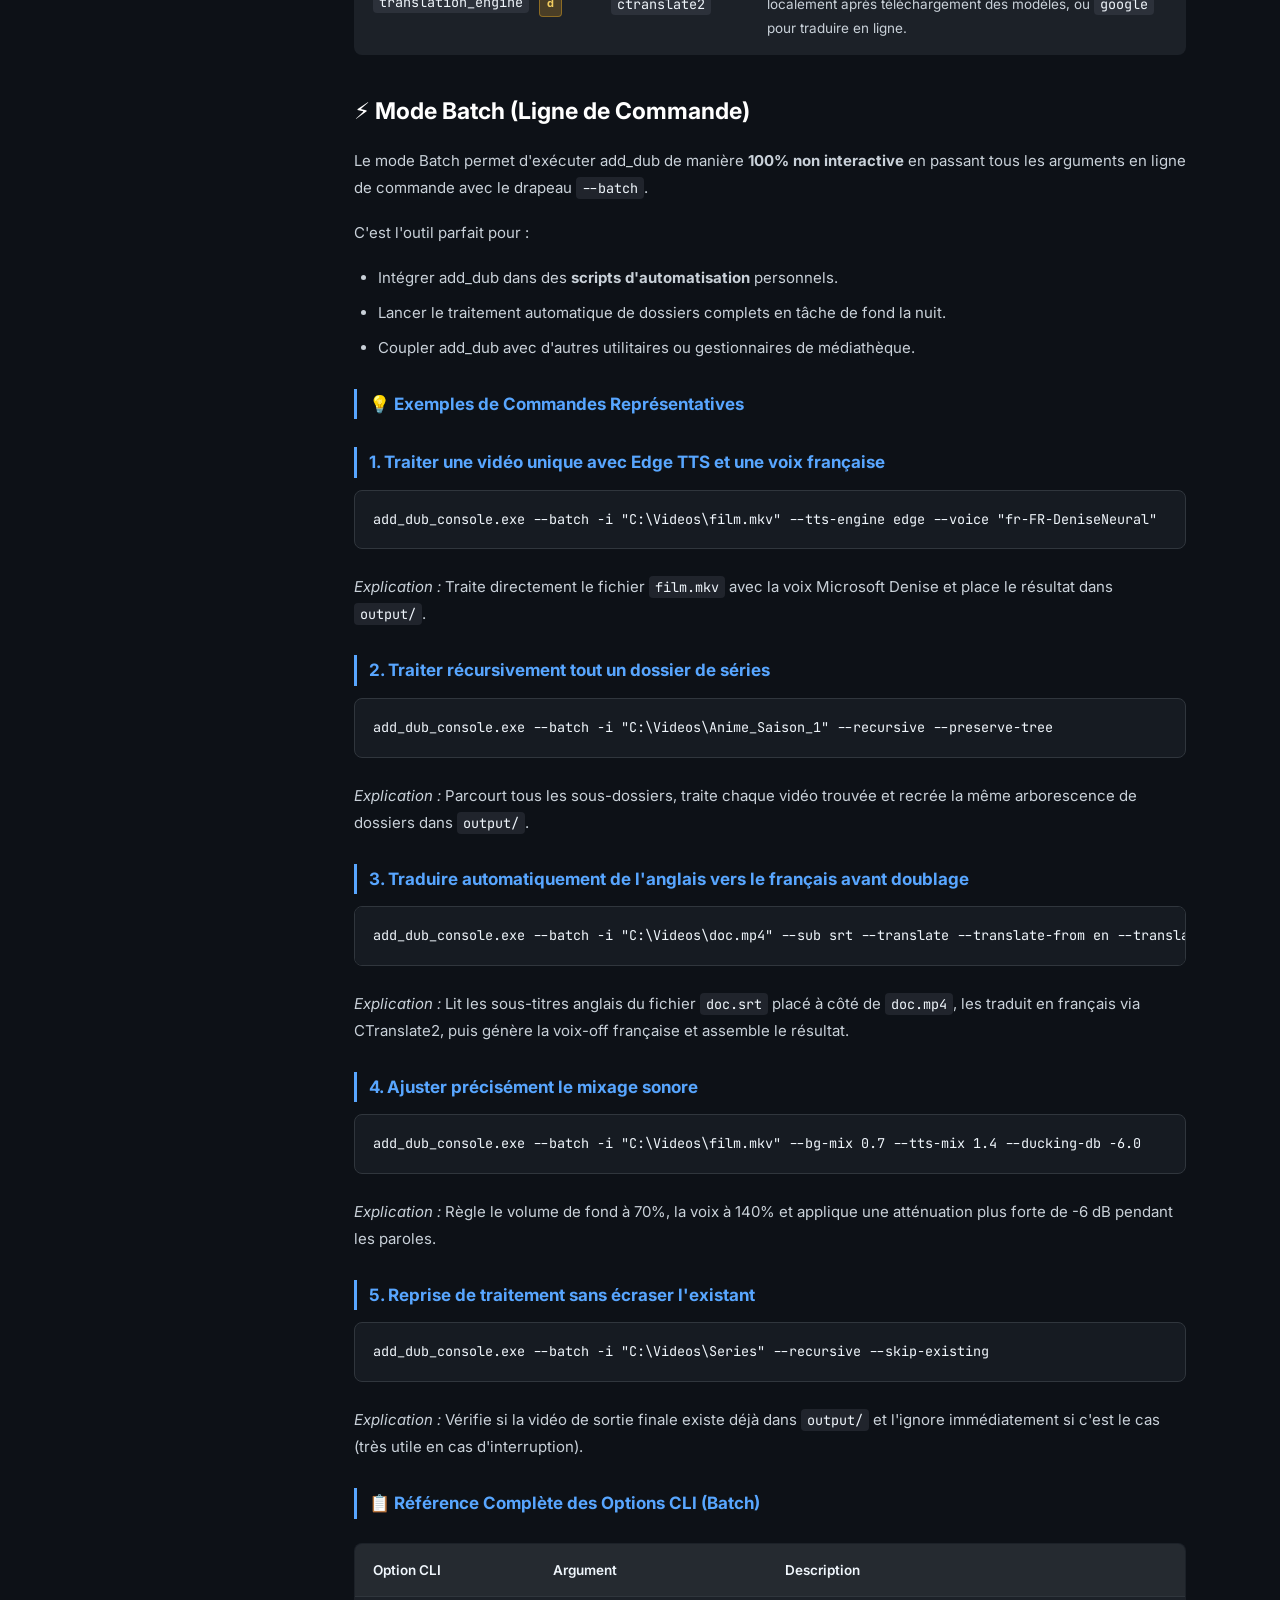
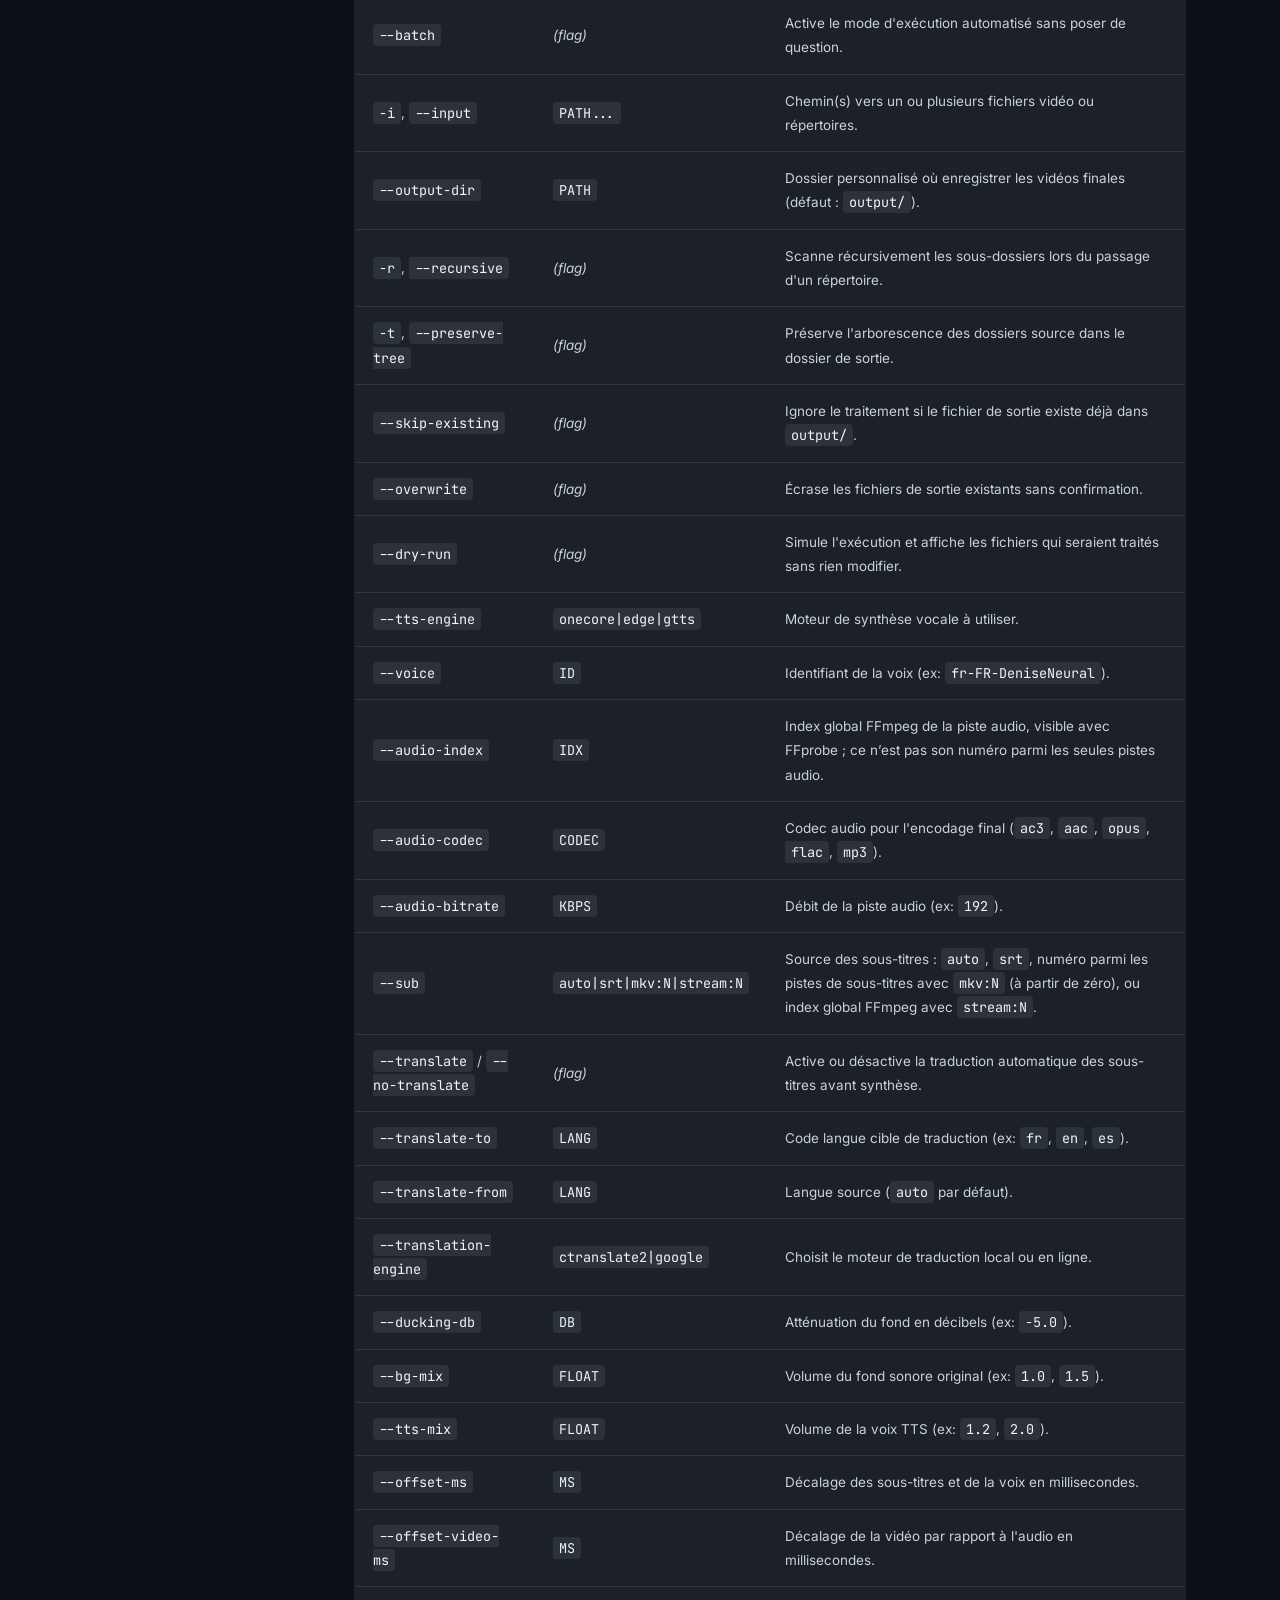
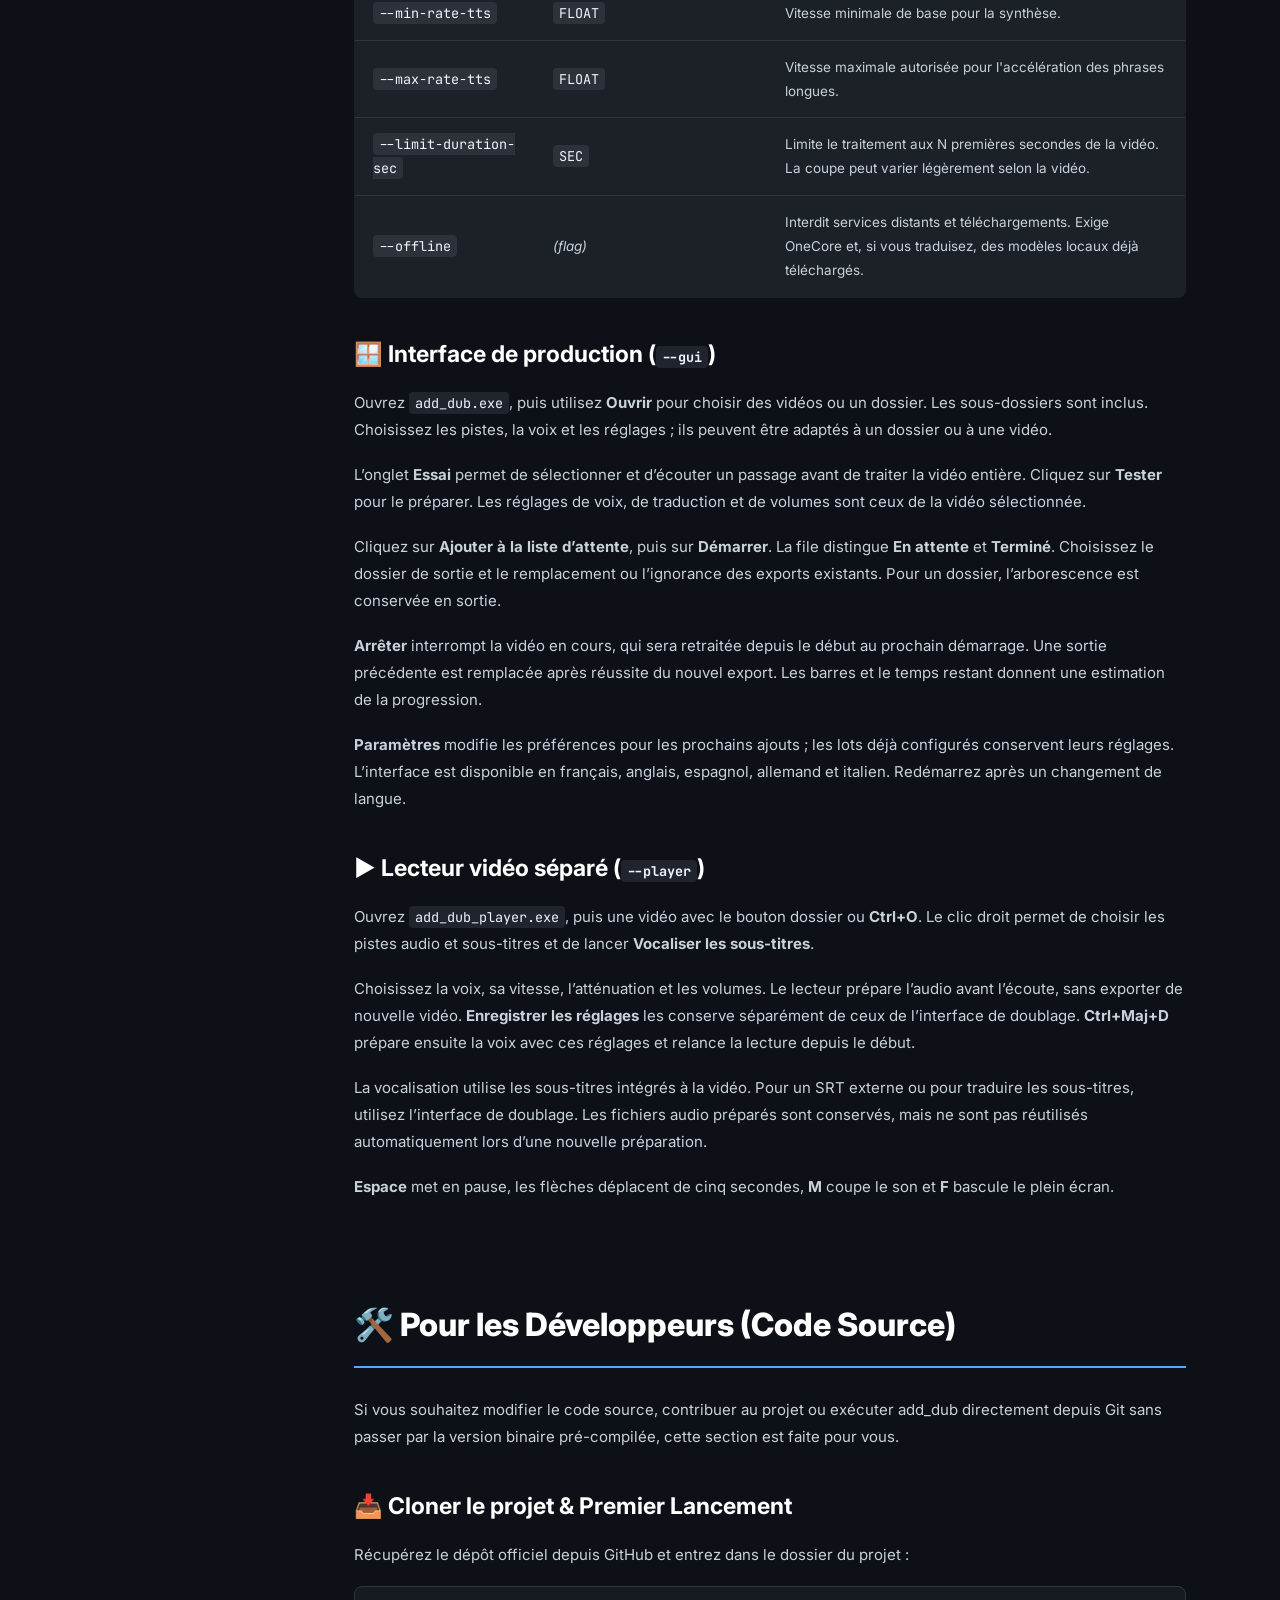
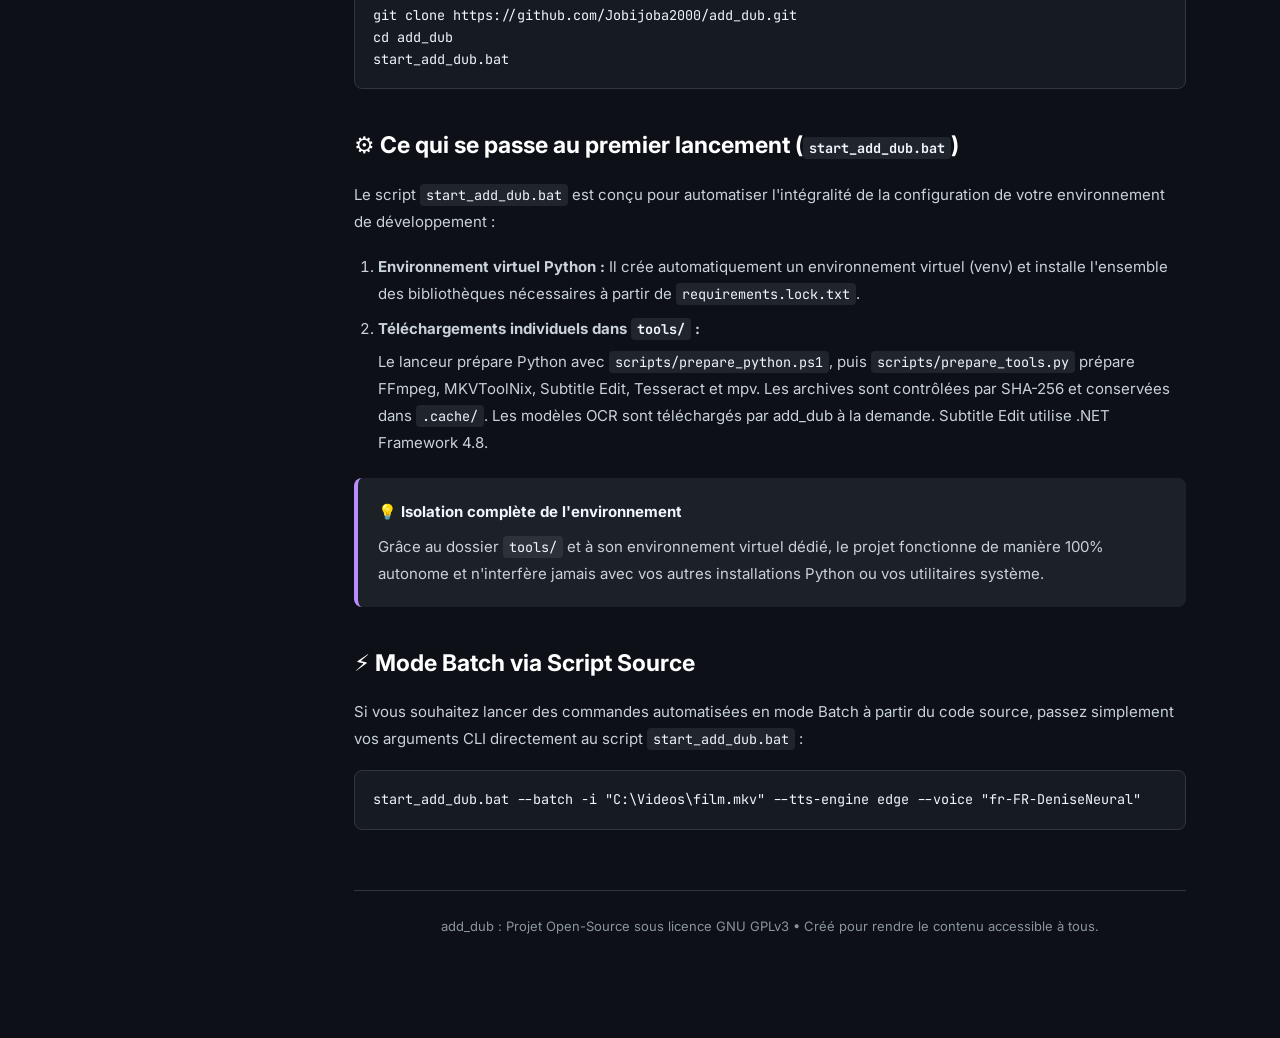
<file: docs/index.html>
<!DOCTYPE html>
<html lang="fr">

<head>
    <meta charset="UTF-8">
    <meta name="viewport" content="width=device-width, initial-scale=1.0">
    <title>Manuel & Documentation Officielle : add_dub</title>
    <meta name="description"
        content="add_dub : Outil gratuit et portable de vocalisation de sous-titres en voix-off et de traduction IA pour Windows. Idéal pour l'accessibilité (malvoyance, fatigue visuelle) et le confort d'écoute.">
    <meta name="keywords"
        content="add_dub, vocalisation sous-titres, voix-off, TTS, text to speech, accessibilité, malvoyance, audio ducking, traduction sous-titres, MKV, SRT, Edge TTS, CTranslate2, Windows">
    <meta name="author" content="Jobijoba2000">
    <meta name="robots" content="index, follow">
    <link rel="icon" type="image/png" href="assets/favicon.png">
    <link rel="canonical" href="https://jobijoba2000.github.io/add_dub/">

    <!-- Open Graph / Réseaux Sociaux (X.com, Discord, Reddit, Facebook) -->
    <meta property="og:type" content="website">
    <meta property="og:url" content="https://jobijoba2000.github.io/add_dub/">
    <meta property="og:title" content="add_dub : Vocalisation de Sous-titres en Voix-Off & Traduction IA">
    <meta property="og:description"
        content="Transformez automatiquement les sous-titres de vos vidéos en voix-off parlée avec atténuation intelligente du fond sonore (audio ducking). 100% portable pour Windows.">
    <meta property="og:image" content="https://jobijoba2000.github.io/add_dub/assets/og-image.png">
    <meta property="og:image:secure_url" content="https://jobijoba2000.github.io/add_dub/assets/og-image.png">
    <meta property="og:image:type" content="image/png">
    <meta property="og:image:width" content="1200">
    <meta property="og:image:height" content="630">

    <!-- Twitter Card (X.com) -->
    <meta name="twitter:card" content="summary_large_image">
    <meta name="twitter:title" content="add_dub : Vocalisation de Sous-titres en Voix-Off & Traduction IA">
    <meta name="twitter:description"
        content="Transformez automatiquement les sous-titres de vos vidéos en voix-off parlée avec atténuation intelligente du fond sonore (audio ducking). 100% portable pour Windows.">
    <meta name="twitter:image" content="https://jobijoba2000.github.io/add_dub/assets/og-image.png">
    <link rel="preconnect" href="https://fonts.googleapis.com">
    <link rel="preconnect" href="https://fonts.gstatic.com" crossorigin>
    <link
        href="https://fonts.googleapis.com/css2?family=Inter:wght@300;400;500;600;700;800&family=JetBrains+Mono:wght@400;500;600&display=swap"
        rel="stylesheet">
    <style>
        :root {
            --bg-dark: #0d1117;
            --bg-sidebar: #161b22;
            --bg-card: #1c2128;
            --bg-code: #161b22;
            --accent-blue: #58a6ff;
            --accent-green: #3fb950;
            --accent-purple: #bc8cff;
            --accent-orange: #d29922;
            --text-main: #c9d1d9;
            --text-heading: #f0f6fc;
            --text-muted: #8b949e;
            --border-color: #30363d;
        }

        * {
            box-sizing: border-box;
            margin: 0;
            padding: 0;
        }

        html {
            scroll-behavior: smooth;
        }

        body {
            font-family: 'Inter', system-ui, -apple-system, sans-serif;
            background-color: var(--bg-dark);
            color: var(--text-main);
            line-height: 1.8;
            display: flex;
            min-height: 100vh;
            overflow-x: hidden;
        }

        code,
        pre {
            font-family: 'JetBrains Mono', monospace;
        }

        /* Scrollbar */
        ::-webkit-scrollbar {
            width: 8px;
            height: 8px;
        }

        ::-webkit-scrollbar-track {
            background: var(--bg-dark);
        }

        ::-webkit-scrollbar-thumb {
            background: #30363d;
            border-radius: 4px;
        }

        ::-webkit-scrollbar-thumb:hover {
            background: #484f58;
        }

        /* Sidebar Navigation */
        aside.sidebar {
            width: 290px;
            flex-shrink: 0;
            background-color: var(--bg-sidebar);
            border-right: 1px solid var(--border-color);
            position: sticky;
            top: 0;
            height: 100vh;
            overflow-y: auto;
            padding: 24px 16px;
        }

        .sidebar-brand {
            display: flex;
            align-items: center;
            gap: 10px;
            font-size: 18px;
            font-weight: 800;
            color: var(--text-heading);
            padding-bottom: 20px;
            margin-bottom: 20px;
            border-bottom: 1px solid var(--border-color);
        }

        .sidebar-brand span {
            background: var(--accent-blue);
            color: #000;
            padding: 2px 8px;
            border-radius: 4px;
            font-size: 11px;
            font-weight: 800;
        }

        .nav-group-title {
            font-size: 13.5px;
            font-weight: 800;
            text-transform: uppercase;
            color: var(--accent-blue);
            letter-spacing: 0.8px;
            margin: 26px 0 10px 4px;
            padding-bottom: 4px;
            border-bottom: 1px solid rgba(88, 166, 255, 0.2);
        }

        .nav-items {
            list-style: none;
            padding-left: 10px;
        }

        .nav-items a {
            display: block;
            padding: 6px 10px;
            color: var(--text-main);
            text-decoration: none;
            font-size: 12.5px;
            border-radius: 6px;
            transition: all 0.15s ease;
        }

        .nav-items a:hover {
            background: rgba(255, 255, 255, 0.05);
            color: var(--accent-blue);
        }

        /* Main Content */
        main.content {
            flex: 1;
            min-width: 0;
            padding: 48px 64px 100px;
            max-width: 960px;
        }

        h1 {
            font-size: 42px;
            font-weight: 800;
            color: #ffffff;
            margin-bottom: 20px;
            border-bottom: 1px solid var(--border-color);
            padding-bottom: 16px;
            line-height: 1.2;
        }

        h2 {
            font-size: 32px;
            font-weight: 800;
            color: #ffffff;
            margin: 96px 0 28px 0;
            padding-bottom: 12px;
            border-bottom: 2px solid var(--accent-blue);
            scroll-margin-top: 40px;
        }

        h3 {
            font-size: 23px;
            font-weight: 700;
            color: #ffffff;
            margin: 36px 0 14px 0;
            scroll-margin-top: 30px;
        }

        h4 {
            font-size: 17px;
            font-weight: 700;
            color: var(--accent-blue);
            margin: 28px 0 12px 0;
            padding-left: 12px;
            border-left: 3px solid var(--accent-blue);
            scroll-margin-top: 30px;
        }

        p {
            margin-bottom: 18px;
            font-size: 15px;
            color: #c9d1d9;
        }

        ul,
        ol {
            margin-bottom: 22px;
            padding-left: 24px;
        }

        li {
            margin-bottom: 8px;
            font-size: 15px;
        }

        .btn-download {
            display: inline-flex;
            flex-direction: row;
            align-items: center;
            gap: 16px;
            background: #238636;
            color: #ffffff;
            padding: 16px 28px;
            border-radius: 10px;
            text-decoration: none;
            margin: 16px 0 28px;
            transition: all 0.2s ease;
            box-shadow: 0 4px 14px rgba(35, 134, 54, 0.35);
        }

        .btn-download:hover {
            background: #2ea043;
            transform: translateY(-1px);
            box-shadow: 0 6px 18px rgba(46, 160, 67, 0.45);
        }

        .btn-download-icon {
            display: flex;
            align-items: center;
            justify-content: center;
            flex-shrink: 0;
        }

        .btn-download-text {
            display: flex;
            flex-direction: column;
            align-items: flex-start;
        }

        .btn-download-text strong {
            font-size: 20px;
            font-weight: 800;
            color: #ffffff;
            line-height: 1.1;
        }

        .btn-download-text span {
            font-size: 12.5px;
            font-weight: 500;
            color: #ffffff;
            margin-top: 3px;
        }

        .btn-github {
            display: inline-flex;
            align-items: center;
            gap: 10px;
            background: #21262d;
            color: var(--text-heading);
            border: 1px solid var(--border-color);
            padding: 12px 24px;
            border-radius: 6px;
            font-weight: 600;
            font-size: 15px;
            text-decoration: none;
            transition: all 0.2s ease;
        }

        .btn-github:hover {
            background: #30363d;
            border-color: #8b949e;
            color: #ffffff;
        }

        /* Code & Callouts */
        pre {
            background-color: var(--bg-code);
            border: 1px solid var(--border-color);
            border-radius: 8px;
            padding: 18px;
            overflow-x: auto;
            margin-bottom: 24px;
            font-size: 13.5px;
            line-height: 1.6;
        }

        code {
            background-color: rgba(110, 118, 129, 0.2);
            color: #f0f6fc;
            padding: 2px 6px;
            border-radius: 4px;
            font-size: 13.5px;
        }

        pre code {
            background: none;
            padding: 0;
        }

        .callout {
            padding: 20px;
            border-radius: 8px;
            margin-bottom: 28px;
            border-left: 4px solid;
            background: var(--bg-card);
        }

        .callout p,
        .callout ul,
        .callout ol {
            margin-left: 0;
        }

        .callout-info {
            border-left-color: var(--accent-blue);
        }

        .callout-tip {
            border-left-color: var(--accent-green);
        }

        .callout-warning {
            border-left-color: var(--accent-orange);
        }

        .callout-purple {
            border-left-color: var(--accent-purple);
        }

        .callout-title {
            font-weight: 700;
            margin-bottom: 8px;
            font-size: 15px;
            color: var(--text-heading);
            display: flex;
            align-items: center;
            gap: 8px;
        }

        /* Documentation Table */
        table {
            width: 100%;
            border-collapse: collapse;
            margin: 24px 0 32px;
            background: var(--bg-card);
            border-radius: 8px;
            overflow: hidden;
            border: 1px solid var(--border-color);
        }

        th,
        td {
            padding: 14px 18px;
            text-align: left;
            border-bottom: 1px solid var(--border-color);
            font-size: 13.5px;
        }

        th {
            background: rgba(255, 255, 255, 0.04);
            font-weight: 600;
            color: var(--text-heading);
        }

        .badge-d {
            display: inline-block;
            background: rgba(210, 153, 34, 0.25);
            color: #f2cc60;
            border: 1px solid rgba(210, 153, 34, 0.5);
            padding: 2px 7px;
            border-radius: 4px;
            font-size: 11px;
            font-weight: 700;
            margin-left: 6px;
        }

        /* Modern Visual Pipeline Flow */
        .pipeline-flow {
            display: flex;
            flex-direction: column;
            gap: 12px;
            margin: 28px 0 36px;
        }

        .flow-card {
            background: var(--bg-card);
            border: 1px solid var(--border-color);
            border-radius: 8px;
            padding: 16px 20px;
        }

        .flow-card-header {
            font-weight: 700;
            font-size: 14.5px;
            color: var(--text-heading);
            display: flex;
            align-items: center;
            gap: 10px;
            margin-bottom: 8px;
        }

        .flow-card-header .tag {
            font-size: 11px;
            font-weight: 700;
            text-transform: uppercase;
            padding: 2px 8px;
            border-radius: 4px;
            letter-spacing: 0.5px;
        }

        .tag-input {
            background: rgba(88, 166, 255, 0.2);
            color: var(--accent-blue);
        }

        .tag-core {
            background: rgba(188, 140, 255, 0.2);
            color: var(--accent-purple);
        }

        .tag-output {
            background: rgba(63, 185, 80, 0.2);
            color: var(--accent-green);
        }

        .flow-arrow {
            text-align: center;
            color: var(--text-muted);
            font-size: 18px;
            line-height: 1;
        }

        .pipeline-steps {
            display: flex;
            flex-direction: column;
            gap: 10px;
            margin-top: 10px;
        }

        .pipeline-step-item {
            background: rgba(255, 255, 255, 0.03);
            border: 1px solid rgba(255, 255, 255, 0.06);
            border-radius: 6px;
            padding: 12px 16px;
            font-size: 13.5px;
            color: #c9d1d9;
        }

        .pipeline-step-item strong {
            display: block;
            color: #f0f6fc;
            font-size: 14px;
            margin-bottom: 4px;
        }

        .tracks-grid {
            display: flex;
            flex-direction: column;
            gap: 8px;
            margin-top: 8px;
        }

        .track-row {
            display: flex;
            align-items: center;
            justify-content: space-between;
            background: rgba(255, 255, 255, 0.02);
            border: 1px solid rgba(255, 255, 255, 0.06);
            border-radius: 6px;
            padding: 9px 14px;
            font-size: 13.5px;
        }

        .track-name {
            display: flex;
            align-items: center;
            gap: 8px;
            font-weight: 600;
            color: #f0f6fc;
        }

        .track-desc {
            color: var(--text-muted);
            font-size: 12.5px;
        }

        .track-badge-default {
            background: rgba(63, 185, 80, 0.2);
            color: var(--accent-green);
            font-size: 11px;
            padding: 2px 6px;
            border-radius: 4px;
            font-weight: 700;
            margin-left: 6px;
        }

        /* Responsive */
        @media (max-width: 900px) {
            body {
                flex-direction: column;
            }

            aside.sidebar {
                width: 100%;
                height: auto;
                position: relative;
                border-right: none;
                border-bottom: 1px solid var(--border-color);
            }

            main.content {
                padding: 24px;
            }
        }
    </style>
</head>

<body>

    <!-- Sidebar Navigation -->
    <aside class="sidebar">
        <div class="sidebar-brand">
            add_dub <span>v2.0.0</span>
            <div style="margin-top: 6px;">
                <a href="https://github.com/Jobijoba2000/add_dub" target="_blank" style="font-size: 12px; color: var(--accent-blue); text-decoration: none; font-weight: 500; display: inline-flex; align-items: center; gap: 4px;">
                    Dépôt GitHub
                </a>
            </div>
        </div>

        <div class="nav-group-title">1. Présentation</div>
        <ul class="nav-items">
            <li><a href="#presentation">📌 Présentation</a></li>
            <li><a href="#pourquoi-et-pour-qui">♿ Pourquoi et Pour qui</a></li>
            <li><a href="#philosophie">🎯 Philosophie</a></li>
        </ul>

        <div class="nav-group-title">2. Démarrage Rapide</div>
        <ul class="nav-items">
            <li><a href="#demarrage-rapide">🚀 Téléchargement & Test</a></li>
        </ul>

        <div class="nav-group-title">3. Pour Aller Plus Loin</div>
        <ul class="nav-items">
            <li><a href="#pipeline">⚙️ Fonctionnement du pipeline</a></li>
            <li><a href="#mode-interactif">🎮 Mode Interactif</a></li>
            <li><a href="#options-conf">⚙️ Fichier options.conf</a></li>
            <li><a href="#mode-batch">⚡ Mode Batch</a></li>
            <li><a href="#mode-gui">🪟 Interface de production</a></li>
            <li><a href="#mode-player">▶ Lecteur vidéo séparé</a></li>
        </ul>

        <div class="nav-group-title">4. Pour les Développeurs</div>
        <ul class="nav-items">
            <li><a href="#developpeurs">🛠️ Cloner & Démarrer le code</a></li>
        </ul>
    </aside>

    <!-- Main Documentation Content -->
    <main class="content">

        <h1>Documentation de add_dub</h1>
        <p>Bienvenue dans la documentation officielle de <strong>add_dub</strong>, l'outil autonome de vocalisation de sous-titres en voix-off et de traduction automatisée pour <strong>Windows 10 et Windows 11</strong> (64 bits).</p>

        <!-- Section 1 : Présentation -->
        <h2 id="presentation">📌 Présentation de l'Outil</h2>
        <p><strong>add_dub</strong> transforme automatiquement les sous-titres d'une vidéo en une <strong>voix-off parlée et synchronisée</strong>, mixée avec le son d'origine qui s'atténue pendant les dialogues.</p>

        <h3 id="pourquoi-et-pour-qui">♿ Pourquoi cet outil et pour qui ?</h3>
        <p><strong>Étant moi-même malvoyant</strong>, j'ai développé add_dub par besoin personnel : il m'est tout simplement impossible de lire les sous-titres à l'écran lorsque je regarde des films, séries ou animés étrangers.</p>

        <p>add_dub a été créé avant tout comme un <strong>outil d'accessibilité universelle</strong> :</p>
        <ul>
            <li><strong>Pour les personnes malvoyantes, âgées ou dyslexiques :</strong> Accéder enfin aux films en VO, séries étrangères ou animés japonais sans devoir déchiffrer des sous-titres écrits.</li>
            <li><strong>Pour les personnes souffrant de fatigue visuelle :</strong> Profiter de ses vidéos le soir sans forcer sur ses yeux.</li>
            <li><strong>Pour le multi-tâche et l'écoute active :</strong> Regarder un documentaire ou une vidéo étrangère tout en cuisinant, bricolant ou travaillant, sans avoir besoin de garder les yeux rivés sur l'écran.</li>
        </ul>

        <h3 id="philosophie">🎯 Philosophie de add_dub</h3>
        <p>add_dub n'a pas pour but de réaliser un doublage IA lourd avec clonage vocal, qui nécessiterait des ressources matérielles conséquentes (carte graphique dédiée, dizaines de gigaoctets de modèles ou installations complexes).</p>
        <p>add_dub adopte le principe éprouvé de la <strong>voix-off</strong> :</p>
        <ul>
            <li><strong>On conserve l'émotion et la voix originale en fond</strong>, simplement atténuée lorsque la voix-off lit le sous-titre.</li>
            <li><strong>Lecture du texte des sous-titres :</strong> la voix-off est générée à partir du texte fourni. L’OCR et la traduction peuvent introduire des erreurs ; vérifiez le résultat.</li>
            <li><strong>100% CPU :</strong> Fonctionne sous <strong>Windows 10 ou 11</strong> sans carte graphique dédiée.</li>
        </ul>

        <!-- Section 2 : Démarrage Rapide -->
        <h2 id="demarrage-rapide">🚀 Démarrage Rapide</h2>
        <p>La version officielle de add_dub est distribuée sous forme d'une <strong>application portable
                autonome pour Windows 10/11 64-bit</strong> : Python et les outils sont fournis dans l’archive.</p>

        <a href="https://github.com/Jobijoba2000/add_dub/releases/latest" class="btn-download" target="_blank" rel="noopener noreferrer">
            <div class="btn-download-icon">
                <svg width="36" height="36" viewBox="0 0 88 88" fill="currentColor">
                    <path d="M0 0h41.6v41.6H0zM46.4 0H88v41.6H46.4zM0 46.4h41.6V88H0zM46.4 46.4H88V88H46.4z"/>
                </svg>
            </div>
            <div class="btn-download-text">
                <strong>Télécharger pour Windows 10/11</strong>
                <span>add_dub_v2.0.0_win64.zip</span>
            </div>
        </a>

        <h3>Étapes d'installation et premier test :</h3>
        <ol>
            <li>Téléchargez l'archive <code>add_dub_v2.0.0_win64.zip</code> depuis la page des releases.</li>
            <li>Décompressez l'archive dans le dossier de votre choix.</li>
            <li>Double-cliquez sur <strong><code>add_dub.exe</code></strong>.</li>
            <li>Cliquez sur <strong>Ouvrir</strong> et choisissez vos vidéos ou un dossier sur votre ordinateur.</li>
            <li>Choisissez la piste audio, les sous-titres et la voix. Activez la traduction si nécessaire.</li>
            <li>Vous pouvez écouter un extrait dans l’onglet <strong>Essai</strong> pour ajuster les réglages.</li>
            <li>Cliquez sur <strong>Ajouter à la liste d’attente</strong>, puis sur <strong>Démarrer</strong>.</li>
            <li>Votre vidéo doublée est générée dans le dossier <strong><code>output/</code></strong> !</li>
        </ol>
        <p>Le bouton <strong>Ouvrir</strong> permet de choisir vos vidéos dans <code>input/</code> ou dans tout autre dossier de votre ordinateur. Pour un premier test avec l’exemple fourni, choisissez <code>input/extrait.mkv</code>.</p>
        <p><code>add_dub.exe</code> ouvre l’interface graphique, <code>add_dub_console.exe</code> l’assistant console et <code>add_dub_player.exe</code> le lecteur.</p>

        <!-- Section 3 : Pour Aller Plus Loin -->
        <h2 id="aller-plus-loin">💡 Pour Aller Plus Loin</h2>

        <h3 id="pipeline">⚙️ Fonctionnement du pipeline & Formats pris en charge</h3>
        <p>Lors du traitement, add_dub exécute automatiquement une chaîne de 5 étapes :</p>
        <ul>
            <li><strong>Formats de sous-titres acceptés :</strong>
                <ul>
                    <li><strong>Fichiers externes (sidecar) :</strong> <code>.srt</code> (placé à côté de la vidéo ou dans <code>srt/</code>).</li>
                    <li><strong>Pistes intégrées aux conteneurs MKV (<code>.mkv</code>) :</strong>
                        <ul>
                            <li><em>Texte (conversion directe) :</em> <strong>SRT</strong>, <strong>ASS / SSA</strong>, <strong>WebVTT</strong>.</li>
                            <li><em>Images (conversion OCR) :</em> <strong>PGS</strong> (Blu-ray), <strong>VobSub</strong> (DVD).</li>
                        </ul>
                    </li>
                    <li><em>Note conteneurs MP4 / AVI :</em> Les fichiers <code>.mp4</code> et <code>.avi</code> nécessitent un fichier <code>.srt</code> externe homonyme à côté de la vidéo.</li>
                </ul>
            </li>
            <li><strong>1. Extraction :</strong> Récupération de l'audio et des sous-titres (avec OCR automatique pour PGS/VobSub si nécessaire).</li>
            <li><strong>2. Traduction IA (optionnelle) :</strong> Traduction automatique du texte vers votre langue cible.</li>
            <li><strong>3. Synthèse vocale (TTS) :</strong> Génération de la voix-off synchronisée avec les sous-titres.</li>
            <li><strong>4. Atténuation sonore (Audio Ducking) :</strong> Baisse automatique du fond sonore sous les paroles.</li>
            <li><strong>5. Multiplexage & Sortie :</strong> Assemblage final dans un fichier MKV multi-pistes :
                <ul>
                    <li>Vidéo copiée sans réencodage, sauf pour les fichiers AVI</li>
                    <li>Audio doublé (voix-off + fond sonore atténué)</li>
                    <li>Audio original séparé, réencodé en stéréo</li>
                    <li>Sous-titres synchronisés</li>
                </ul>
            </li>
        </ul>

        <div class="callout callout-info">
            <div class="callout-title">👁️ Support OCR & Traduction IA intégrés</div>
            <p><strong>Sous-titres d'images (Blu-ray & DVD) :</strong> Si vos sous-titres dans un conteneur MKV ne sont pas au format texte (SRT / ASS / WebVTT) mais au format image (<strong>PGS</strong> sur Blu-ray ou <strong>VobSub / SUB-IDX</strong> sur DVD), add_dub lance automatiquement une reconnaissance optique de caractères (OCR via Subtitle Edit & Tesseract 5) en arrière-plan pour les convertir en texte.</p>
            <p style="margin-bottom: 0;"><strong>Traduction locale (CTranslate2) :</strong> Les modèles sont téléchargés à la première utilisation, puis <strong>CTranslate2</strong> traduit sur votre ordinateur, sans clé API payante. Le moteur <strong>Google Traduction</strong> utilise Internet. La voix doit être choisie dans la langue du texte à lire.</p>
        </div>

        <h3 id="mode-interactif">🎮 Mode Interactif (Par défaut)</h3>
        <p>Ouvrez <strong><code>add_dub_console.exe</code></strong> pour utiliser l’assistant. Ce lanceur démarre par défaut en mode interactif. Il analyse automatiquement le dossier <code>input/</code> et vous pose une série de questions numérotées simples.</p>

        <h4>Déroulement pas-à-pas :</h4>
        <ol>
            <li><strong>Sélection des vidéos :</strong> Choisissez le ou les fichiers à traiter dans
                <code>input/</code>.</li>
            <li><strong>Piste audio :</strong> Choisissez la piste audio source à utiliser (ex: Japonais, Anglais...).
            </li>
            <li><strong>Sous-titres :</strong> Sélectionnez la piste de sous-titres interne (MKV) ou un fichier
                <code>.srt</code> externe.</li>
            <li><strong>Moteur TTS & Voix :</strong> Sélectionnez le moteur (Edge TTS recommandé, OneCore hors-ligne ou
                gTTS) puis choisissez la voix parmi les dizaines de langues et voix disponibles.</li>
            <li><strong>Traduction (optionnelle) :</strong> Indiquez si vous souhaitez traduire automatiquement les
                sous-titres vers une autre langue avant la vocalisation.</li>
            <li><strong>Réglages fins :</strong> Ajustez le niveau de ducking (atténuation du fond), les volumes ou les
                offsets si demandé.</li>
        </ol>

        <h4 id="saisons-multi-videos">📁 Traitement d'une saison entière (Multi-vidéos)</h4>
        <div class="callout callout-tip">
            <div class="callout-title">💡 Gain de temps pour les séries</div>
            <p>Si vous avez par exemple une saison de <strong>12 ou 24 épisodes</strong> dans le dossier
                <code>input/</code> et que vous les sélectionnez tous lors de la première étape :</p>
            <p style="margin-bottom: 0;"><strong>Les choix de configuration (audio, sous-titres, voix, langue) ne vous
                    sont posés qu'UNE SEULE FOIS pour le premier épisode.</strong> add_dub applique ensuite
                automatiquement cette configuration à tous les épisodes restants, à la chaîne !</p>
        </div>

        <h4 id="mode-test">🎧 Mode Test & Ajustement rapide des volumes</h4>
        <p>Si l'option <code>ask_test_before_cleanup = true</code> est activée dans votre configuration, add_dub vous
            proposera d'écouter la vidéo finale avant de nettoyer les fichiers temporaires.</p>
        <p>Si le volume de la musique vous paraît trop fort ou la voix trop faible, vous pouvez simplement entrer de
            nouveaux niveaux de volume (ex: <code>bg = 1.5</code> et <code>tts = 2.5</code>). add_dub ré-exécute alors
            <strong>uniquement le mixage et l’export</strong> sans devoir recalculer tout le
            TTS !</p>

        <!-- Sous-section : Configuration options.conf -->
        <h3 id="options-conf">⚙️ Configuration Avancée (<code>options.conf</code>)</h3>
        <p>Le fichier <code>options.conf</code> situé à la racine vous permet de définir vos préférences par défaut et
            de personnaliser complètement le comportement du mode interactif. Le bouton <strong>Paramètres</strong> de l’interface graphique permet aussi de modifier ces préférences.</p>

        <h4>Le rôle de la lettre <span class="badge-d">d</span> (Display)</h4>
        <p>Chaque ligne du fichier suit le format : <code>clé = valeur [d]</code></p>
        <ul>
            <li><strong>Avec la lettre <code>d</code></strong> (ex: <code>tts_engine = "onecore" d</code>) : add_dub vous
                posera la question de manière interactive au lancement pour vous permettre de choisir ou de valider la
                valeur.</li>
            <li><strong>Sans la lettre <code>d</code></strong> (ex: <code>tts_engine = "onecore"</code>) : add_dub
                appliquera directement cette valeur sans jamais vous interrompre.</li>
            <li><strong>Si une option est absente du fichier</strong> : Le programme utilise automatiquement des valeurs
                par défaut saines intégrées en dur dans le code.</li>
        </ul>

        <h4>Détail de toutes les options du fichier modèle (<code>options.example.conf</code>) :</h4>
        <table>
            <thead>
                <tr>
                    <th>Option</th>
                    <th>Valeur du fichier modèle</th>
                    <th>Description</th>
                </tr>
            </thead>
            <tbody>
                <tr>
                    <td><code>input_dir</code></td>
                    <td><code>"input"</code></td>
                    <td>Dossier d'entrée contenant les vidéos à traiter.</td>
                </tr>
                <tr>
                    <td><code>output_dir</code></td>
                    <td><code>"output"</code></td>
                    <td>Dossier de destination où enregistrer les vidéos générées.</td>
                </tr>
                <tr>
                    <td><code>tmp_dir</code></td>
                    <td><code>"tmp"</code></td>
                    <td>Dossier de travail pour les fichiers temporaires.</td>
                </tr>
                <tr>
                    <td><code>language</code> <span class="badge-d">d</span></td>
                    <td><code>auto</code></td>
                    <td>Langue de l'interface du programme (<code>auto</code> pour détection automatique système, <code>fr</code>, <code>en</code>, <code>es</code>, <code>de</code>, <code>it</code>).</td>
                </tr>
                <tr>
                    <td><code>tts_engine</code> <span class="badge-d">d</span></td>
                    <td><code>"onecore"</code></td>
                    <td>Moteur de synthèse vocale : <code>"onecore"</code> (Windows hors-ligne), <code>"edge"</code> (Microsoft en ligne), <code>"gtts"</code> (Google).</td>
                </tr>
                <tr>
                    <td><code>voice_id</code></td>
                    <td><code>""</code></td>
                    <td>Identifiant de la voix (vide = sélection ou détection automatique). Vous pouvez y coller un <code>voice_id</code> spécifique (ex: <code>"fr-FR-DeniseNeural"</code>).</td>
                </tr>
                <tr>
                    <td><code>min_rate_tts</code></td>
                    <td><code>1.2</code></td>
                    <td>Vitesse minimale de base pour la lecture TTS (1.0 = vitesse normale).</td>
                </tr>
                <tr>
                    <td><code>max_rate_tts</code></td>
                    <td><code>1.8</code></td>
                    <td>Plafond d'accélération maximale quand une phrase longue doit rentrer dans une réplique courte.</td>
                </tr>
                <tr>
                    <td><code>db</code> <span class="badge-d">d</span></td>
                    <td><code>-5.0</code></td>
                    <td>Atténuation (ducking) de l'audio original en dB pendant les dialogues (toujours interprété comme une baisse).</td>
                </tr>
                <tr>
                    <td><code>bg</code> <span class="badge-d">d</span></td>
                    <td><code>1.0</code></td>
                    <td>Facteur multiplicateur de volume du fond sonore original (1.0 = 100%).</td>
                </tr>
                <tr>
                    <td><code>tts</code> <span class="badge-d">d</span></td>
                    <td><code>1.0</code></td>
                    <td>Facteur multiplicateur de volume de la voix parlée TTS (1.0 = 100%).</td>
                </tr>
                <tr>
                    <td><code>offset</code> <span class="badge-d">d</span></td>
                    <td><code>0</code></td>
                    <td>Décalage temporel des sous-titres et de la voix en millisecondes (+/-).</td>
                </tr>
                <tr>
                    <td><code>offset_video</code></td>
                    <td><code>0</code></td>
                    <td>Décalage de la vidéo par rapport à l'audio en millisecondes.</td>
                </tr>
                <tr>
                    <td><code>audio_codec</code></td>
                    <td><code>ac3</code></td>
                    <td>Codec audio pour les pistes exportées : <code>ac3</code>, <code>aac</code>, <code>mp3</code>, <code>flac</code>, <code>opus</code>.</td>
                </tr>
                <tr>
                    <td><code>audio_bitrate</code></td>
                    <td><code>256</code></td>
                    <td>Débit de la piste audio encodée en kbps (ex: 128, 192, 256, 320).</td>
                </tr>
                <tr>
                    <td><code>orig_audio_lang</code></td>
                    <td><code>Original</code></td>
                    <td>Ancienne préférence : le libellé est désormais déterminé à partir de la langue détectée pour la piste audio.</td>
                </tr>
                <tr>
                    <td><code>ask_test_before_cleanup</code></td>
                    <td><code>false</code></td>
                    <td>Si <code>true</code>, propose d'écouter la vidéo et de réajuster les volumes avant nettoyage.</td>
                </tr>
                <tr>
                    <td><code>translate</code> <span class="badge-d">d</span></td>
                    <td><code>false</code></td>
                    <td>Active ou non la traduction automatique des sous-titres par IA.</td>
                </tr>
                <tr>
                    <td><code>translate_to</code> <span class="badge-d">d</span></td>
                    <td><code>fr</code></td>
                    <td>Code de la langue de destination (ex: <code>fr</code>, <code>en</code>, <code>es</code>, <code>de</code>...).</td>
                </tr>
                <tr>
                    <td><code>translate_from</code> <span class="badge-d">d</span></td>
                    <td><code>auto</code></td>
                    <td>Langue source des sous-titres (<code>auto</code> pour détection automatique par IA).</td>
                </tr>
                <tr>
                    <td><code>reuse_translated_subs</code> <span class="badge-d">d</span></td>
                    <td><code>true</code></td>
                    <td>Si un fichier de sous-titre déjà traduit existe dans <code>srt/</code>, le réutilise sans recalculer.</td>
                </tr>
                <tr>
                    <td><code>translation_engine</code> <span class="badge-d">d</span></td>
                    <td><code>ctranslate2</code></td>
                    <td>Moteur de traduction : <code>ctranslate2</code> pour traduire localement après téléchargement des modèles, ou <code>google</code> pour traduire en ligne.</td>
                </tr>
            </tbody>
        </table>

        <!-- Sous-section : Mode Batch -->
        <h3 id="mode-batch">⚡ Mode Batch (Ligne de Commande)</h3>
        <p>Le mode Batch permet d'exécuter add_dub de manière <strong>100% non interactive</strong> en passant tous les
            arguments en ligne de commande avec le drapeau <code>--batch</code>.</p>

        <p>C'est l'outil parfait pour :</p>
        <ul>
            <li>Intégrer add_dub dans des <strong>scripts d'automatisation</strong> personnels.</li>
            <li>Lancer le traitement automatique de dossiers complets en tâche de fond la nuit.</li>
            <li>Coupler add_dub avec d'autres utilitaires ou gestionnaires de médiathèque.</li>
        </ul>

        <h4 id="exemples-batch">💡 Exemples de Commandes Représentatives</h4>

        <h4>1. Traiter une vidéo unique avec Edge TTS et une voix française</h4>
        <pre><code>add_dub_console.exe --batch -i "C:\Videos\film.mkv" --tts-engine edge --voice "fr-FR-DeniseNeural"</code></pre>
        <p><em>Explication :</em> Traite directement le fichier <code>film.mkv</code> avec la voix Microsoft Denise et
            place le résultat dans <code>output/</code>.</p>

        <h4>2. Traiter récursivement tout un dossier de séries</h4>
        <pre><code>add_dub_console.exe --batch -i "C:\Videos\Anime_Saison_1" --recursive --preserve-tree</code></pre>
        <p><em>Explication :</em> Parcourt tous les sous-dossiers, traite chaque vidéo trouvée et recrée la même
            arborescence de dossiers dans <code>output/</code>.</p>

        <h4>3. Traduire automatiquement de l'anglais vers le français avant doublage</h4>
        <pre><code>add_dub_console.exe --batch -i "C:\Videos\doc.mp4" --sub srt --translate --translate-from en --translate-to fr --translation-engine ctranslate2 --tts-engine edge --voice "fr-FR-HenriNeural"</code></pre>
        <p><em>Explication :</em> Lit les sous-titres anglais du fichier <code>doc.srt</code> placé à côté de <code>doc.mp4</code>, les traduit en français via CTranslate2, puis génère la voix-off française et assemble le résultat.</p>

        <h4>4. Ajuster précisément le mixage sonore</h4>
        <pre><code>add_dub_console.exe --batch -i "C:\Videos\film.mkv" --bg-mix 0.7 --tts-mix 1.4 --ducking-db -6.0</code></pre>
        <p><em>Explication :</em> Règle le volume de fond à 70%, la voix à 140% et applique une atténuation plus forte
            de -6 dB pendant les paroles.</p>

        <h4>5. Reprise de traitement sans écraser l'existant</h4>
        <pre><code>add_dub_console.exe --batch -i "C:\Videos\Series" --recursive --skip-existing</code></pre>
        <p><em>Explication :</em> Vérifie si la vidéo de sortie finale existe déjà dans <code>output/</code> et l'ignore immédiatement si c'est le cas (très utile en cas d'interruption).</p>

        <h4 id="reference-options">📋 Référence Complète des Options CLI (Batch)</h4>
        <table>
            <thead>
                <tr>
                    <th>Option CLI</th>
                    <th>Argument</th>
                    <th>Description</th>
                </tr>
            </thead>
            <tbody>
                <tr>
                    <td><code>--batch</code></td>
                    <td><em>(flag)</em></td>
                    <td>Active le mode d'exécution automatisé sans poser de question.</td>
                </tr>
                <tr>
                    <td><code>-i</code>, <code>--input</code></td>
                    <td><code>PATH...</code></td>
                    <td>Chemin(s) vers un ou plusieurs fichiers vidéo ou répertoires.</td>
                </tr>
                <tr>
                    <td><code>--output-dir</code></td>
                    <td><code>PATH</code></td>
                    <td>Dossier personnalisé où enregistrer les vidéos finales (défaut : <code>output/</code>).</td>
                </tr>
                <tr>
                    <td><code>-r</code>, <code>--recursive</code></td>
                    <td><em>(flag)</em></td>
                    <td>Scanne récursivement les sous-dossiers lors du passage d'un répertoire.</td>
                </tr>
                <tr>
                    <td><code>-t</code>, <code>--preserve-tree</code></td>
                    <td><em>(flag)</em></td>
                    <td>Préserve l'arborescence des dossiers source dans le dossier de sortie.</td>
                </tr>
                <tr>
                    <td><code>--skip-existing</code></td>
                    <td><em>(flag)</em></td>
                    <td>Ignore le traitement si le fichier de sortie existe déjà dans <code>output/</code>.</td>
                </tr>
                <tr>
                    <td><code>--overwrite</code></td>
                    <td><em>(flag)</em></td>
                    <td>Écrase les fichiers de sortie existants sans confirmation.</td>
                </tr>
                <tr>
                    <td><code>--dry-run</code></td>
                    <td><em>(flag)</em></td>
                    <td>Simule l'exécution et affiche les fichiers qui seraient traités sans rien modifier.</td>
                </tr>
                <tr>
                    <td><code>--tts-engine</code></td>
                    <td><code>onecore|edge|gtts</code></td>
                    <td>Moteur de synthèse vocale à utiliser.</td>
                </tr>
                <tr>
                    <td><code>--voice</code></td>
                    <td><code>ID</code></td>
                    <td>Identifiant de la voix (ex: <code>fr-FR-DeniseNeural</code>).</td>
                </tr>
                <tr>
                    <td><code>--audio-index</code></td>
                    <td><code>IDX</code></td>
                    <td>Index global FFmpeg de la piste audio, visible avec FFprobe ; ce n’est pas son numéro parmi les seules pistes audio.</td>
                </tr>
                <tr>
                    <td><code>--audio-codec</code></td>
                    <td><code>CODEC</code></td>
                    <td>Codec audio pour l'encodage final (<code>ac3</code>, <code>aac</code>, <code>opus</code>,
                        <code>flac</code>, <code>mp3</code>).</td>
                </tr>
                <tr>
                    <td><code>--audio-bitrate</code></td>
                    <td><code>KBPS</code></td>
                    <td>Débit de la piste audio (ex: <code>192</code>).</td>
                </tr>
                <tr>
                    <td><code>--sub</code></td>
                    <td><code>auto|srt|mkv:N|stream:N</code></td>
                    <td>Source des sous-titres : <code>auto</code>, <code>srt</code>, numéro parmi les pistes de sous-titres avec <code>mkv:N</code> (à partir de zéro), ou index global FFmpeg avec <code>stream:N</code>.</td>
                </tr>
                <tr>
                    <td><code>--translate</code> / <code>--no-translate</code></td>
                    <td><em>(flag)</em></td>
                    <td>Active ou désactive la traduction automatique des sous-titres avant synthèse.</td>
                </tr>
                <tr>
                    <td><code>--translate-to</code></td>
                    <td><code>LANG</code></td>
                    <td>Code langue cible de traduction (ex: <code>fr</code>, <code>en</code>, <code>es</code>).</td>
                </tr>
                <tr>
                    <td><code>--translate-from</code></td>
                    <td><code>LANG</code></td>
                    <td>Langue source (<code>auto</code> par défaut).</td>
                </tr>
                <tr>
                    <td><code>--translation-engine</code></td>
                    <td><code>ctranslate2|google</code></td>
                    <td>Choisit le moteur de traduction local ou en ligne.</td>
                </tr>
                <tr>
                    <td><code>--ducking-db</code></td>
                    <td><code>DB</code></td>
                    <td>Atténuation du fond en décibels (ex: <code>-5.0</code>).</td>
                </tr>
                <tr>
                    <td><code>--bg-mix</code></td>
                    <td><code>FLOAT</code></td>
                    <td>Volume du fond sonore original (ex: <code>1.0</code>, <code>1.5</code>).</td>
                </tr>
                <tr>
                    <td><code>--tts-mix</code></td>
                    <td><code>FLOAT</code></td>
                    <td>Volume de la voix TTS (ex: <code>1.2</code>, <code>2.0</code>).</td>
                </tr>
                <tr>
                    <td><code>--offset-ms</code></td>
                    <td><code>MS</code></td>
                    <td>Décalage des sous-titres et de la voix en millisecondes.</td>
                </tr>
                <tr>
                    <td><code>--offset-video-ms</code></td>
                    <td><code>MS</code></td>
                    <td>Décalage de la vidéo par rapport à l'audio en millisecondes.</td>
                </tr>
                <tr>
                    <td><code>--min-rate-tts</code></td>
                    <td><code>FLOAT</code></td>
                    <td>Vitesse minimale de base pour la synthèse.</td>
                </tr>
                <tr>
                    <td><code>--max-rate-tts</code></td>
                    <td><code>FLOAT</code></td>
                    <td>Vitesse maximale autorisée pour l'accélération des phrases longues.</td>
                </tr>
                <tr>
                    <td><code>--limit-duration-sec</code></td>
                    <td><code>SEC</code></td>
                    <td>Limite le traitement aux N premières secondes de la vidéo. La coupe peut varier légèrement selon la vidéo.</td>
                </tr>
                <tr>
                    <td><code>--offline</code></td>
                    <td><em>(flag)</em></td>
                    <td>Interdit services distants et téléchargements. Exige OneCore et, si vous traduisez, des modèles locaux déjà téléchargés.</td>
                </tr>
            </tbody>
        </table>

        <h3 id="mode-gui">🪟 Interface de production (<code>--gui</code>)</h3>
        <p>Ouvrez <code>add_dub.exe</code>, puis utilisez <strong>Ouvrir</strong> pour choisir des vidéos ou un dossier. Les sous-dossiers sont inclus. Choisissez les pistes, la voix et les réglages ; ils peuvent être adaptés à un dossier ou à une vidéo.</p>
        <p>L’onglet <strong>Essai</strong> permet de sélectionner et d’écouter un passage avant de traiter la vidéo entière. Cliquez sur <strong>Tester</strong> pour le préparer. Les réglages de voix, de traduction et de volumes sont ceux de la vidéo sélectionnée.</p>
        <p>Cliquez sur <strong>Ajouter à la liste d’attente</strong>, puis sur <strong>Démarrer</strong>. La file distingue <strong>En attente</strong> et <strong>Terminé</strong>. Choisissez le dossier de sortie et le remplacement ou l’ignorance des exports existants. Pour un dossier, l’arborescence est conservée en sortie.</p>
        <p><strong>Arrêter</strong> interrompt la vidéo en cours, qui sera retraitée depuis le début au prochain démarrage. Une sortie précédente est remplacée après réussite du nouvel export. Les barres et le temps restant donnent une estimation de la progression.</p>
        <p><strong>Paramètres</strong> modifie les préférences pour les prochains ajouts ; les lots déjà configurés conservent leurs réglages. L’interface est disponible en français, anglais, espagnol, allemand et italien. Redémarrez après un changement de langue.</p>

        <h3 id="mode-player">▶ Lecteur vidéo séparé (<code>--player</code>)</h3>
        <p>Ouvrez <code>add_dub_player.exe</code>, puis une vidéo avec le bouton dossier ou <strong>Ctrl+O</strong>. Le clic droit permet de choisir les pistes audio et sous-titres et de lancer <strong>Vocaliser les sous-titres</strong>.</p>
        <p>Choisissez la voix, sa vitesse, l’atténuation et les volumes. Le lecteur prépare l’audio avant l’écoute, sans exporter de nouvelle vidéo. <strong>Enregistrer les réglages</strong> les conserve séparément de ceux de l’interface de doublage. <strong>Ctrl+Maj+D</strong> prépare ensuite la voix avec ces réglages et relance la lecture depuis le début.</p>
        <p>La vocalisation utilise les sous-titres intégrés à la vidéo. Pour un SRT externe ou pour traduire les sous-titres, utilisez l’interface de doublage. Les fichiers audio préparés sont conservés, mais ne sont pas réutilisés automatiquement lors d’une nouvelle préparation.</p>
        <p><strong>Espace</strong> met en pause, les flèches déplacent de cinq secondes, <strong>M</strong> coupe le son et <strong>F</strong> bascule le plein écran.</p>

        <!-- Section 4 : Pour les Développeurs -->
        <h2 id="developpeurs">🛠️ Pour les Développeurs (Code Source)</h2>
        <p>Si vous souhaitez modifier le code source, contribuer au projet ou exécuter add_dub directement depuis Git sans passer par la version binaire pré-compilée, cette section est faite pour vous.</p>

        <h3>📥 Cloner le projet & Premier Lancement</h3>
        <p>Récupérez le dépôt officiel depuis GitHub et entrez dans le dossier du projet :</p>
        <pre><code>git clone https://github.com/Jobijoba2000/add_dub.git
cd add_dub
start_add_dub.bat</code></pre>

        <h3>⚙️ Ce qui se passe au premier lancement (<code>start_add_dub.bat</code>)</h3>
        <p>Le script <code>start_add_dub.bat</code> est conçu pour automatiser l'intégralité de la configuration de votre environnement de développement :</p>
        <ol>
            <li><strong>Environnement virtuel Python :</strong> Il crée automatiquement un environnement virtuel (venv) et installe l'ensemble des bibliothèques nécessaires à partir de <code>requirements.lock.txt</code>.</li>
            <li><strong>Téléchargements individuels dans <code>tools/</code> :</strong>
                <p style="margin-top: 6px;">Le lanceur prépare Python avec <code>scripts/prepare_python.ps1</code>, puis <code>scripts/prepare_tools.py</code> prépare FFmpeg, MKVToolNix, Subtitle Edit, Tesseract et mpv. Les archives sont contrôlées par SHA-256 et conservées dans <code>.cache/</code>. Les modèles OCR sont téléchargés par add_dub à la demande. Subtitle Edit utilise .NET Framework 4.8.</p>
            </li>
        </ol>

        <div class="callout callout-purple">
            <div class="callout-title">💡 Isolation complète de l'environnement</div>
            <p style="margin-bottom: 0;">Grâce au dossier <code>tools/</code> et à son environnement virtuel dédié, le projet fonctionne de manière 100% autonome et n'interfère jamais avec vos autres installations Python ou vos utilitaires système.</p>
        </div>

        <h3>⚡ Mode Batch via Script Source</h3>
        <p>Si vous souhaitez lancer des commandes automatisées en mode Batch à partir du code source, passez simplement vos arguments CLI directement au script <code>start_add_dub.bat</code> :</p>
        <pre><code>start_add_dub.bat --batch -i "C:\Videos\film.mkv" --tts-engine edge --voice "fr-FR-DeniseNeural"</code></pre>

        <div
            style="margin-top: 60px; padding-top: 24px; border-top: 1px solid var(--border-color); text-align: center; color: var(--text-muted); font-size: 13px;">
            add_dub : Projet Open-Source sous licence GNU GPLv3 • Créé pour rendre le contenu accessible à tous.
        </div>

    </main>

</body>

</html>
</file>
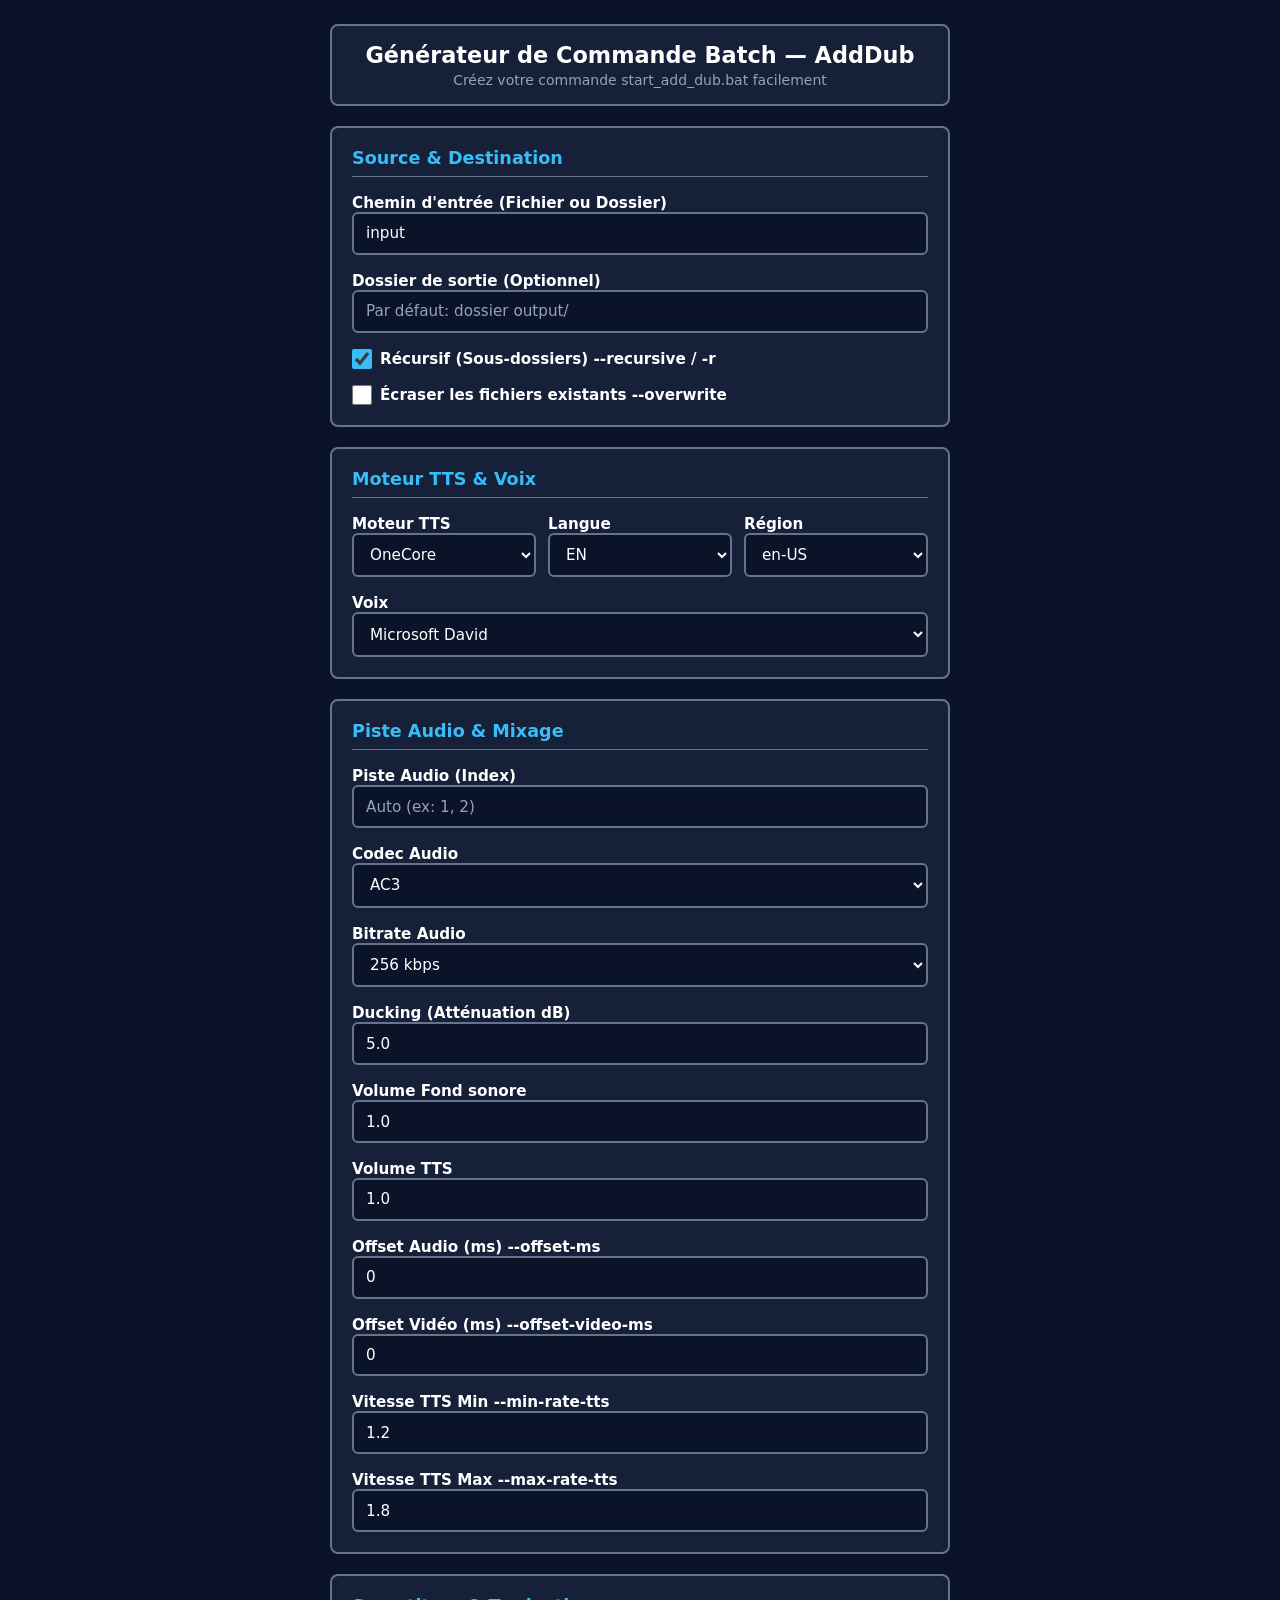
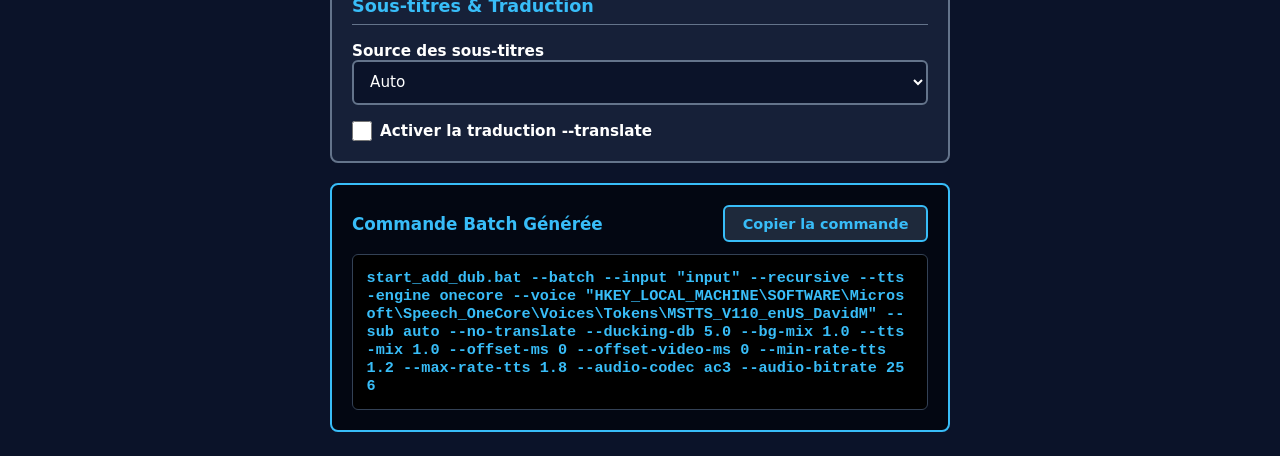
<file: generator/generator.html>
<!DOCTYPE html>
<html lang="fr">
<head>
  <meta charset="UTF-8">
  <meta name="viewport" content="width=device-width, initial-scale=1.0">
  <title>Générateur de Commande Batch — AddDub</title>
  <style>
    :root {
      --bg: #0b1329;
      --card-bg: #162038;
      --border: #64748b;
      --input-border: #64748b;
      --placeholder: #94a3b8;
      --text: #ffffff;
      --text-muted: #94a3b8;
      --input-bg: #0b1329;
      --accent: #38bdf8;
    }

    * {
      box-sizing: border-box;
      margin: 0;
      padding: 0;
      font-family: system-ui, -apple-system, sans-serif;
    }

    body {
      background-color: var(--bg);
      color: var(--text);
      padding: 1.5rem 1rem;
      display: flex;
      justify-content: center;
    }

    .container {
      width: 100%;
      max-width: 620px;
      display: flex;
      flex-direction: column;
      gap: 1.25rem;
    }

    header {
      background: var(--card-bg);
      border: 2px solid var(--border);
      border-radius: 8px;
      padding: 1rem 1.25rem;
      text-align: center;
    }

    header h1 {
      font-size: 1.4rem;
      color: #ffffff;
      margin-bottom: 0.25rem;
    }

    header p {
      font-size: 0.875rem;
      color: var(--text-muted);
    }

    .card {
      background: var(--card-bg);
      border: 2px solid var(--border);
      border-radius: 8px;
      padding: 1.25rem;
      display: flex;
      flex-direction: column;
      gap: 1rem;
    }

    .card-title {
      font-size: 1.1rem;
      font-weight: bold;
      color: var(--accent);
      border-bottom: 1px solid var(--border);
      padding-bottom: 0.5rem;
    }

        .form-row-3 {
      display: grid;
      grid-template-columns: repeat(3, 1fr);
      gap: 0.75rem;
    }
      display: grid;
      
      gap: 0.75rem;
    }

    .form-group {
      display: flex;
      flex-direction: column;
      gap: 0.4rem;
    }

    label {
      font-size: 0.95rem;
      font-weight: bold;
      color: #ffffff;
    }

    input[type="text"],
    input[type="number"],
    select {
      width: 100%;
      padding: 0.65rem 0.75rem;
      background-color: var(--input-bg);
      border: 2px solid var(--input-border);
      border-radius: 6px;
      color: #ffffff;
      font-size: 0.95rem;
      font-weight: 500;
      outline: none;
    }

    input::placeholder {
      color: var(--placeholder);
      opacity: 1;
    }

    input[type="text"]:focus,
    input[type="number"]:focus,
    select:focus {
      border-color: var(--accent);
      box-shadow: 0 0 0 2px rgba(56, 189, 248, 0.3);
    }

    .checkbox-group {
      display: flex;
      align-items: center;
      gap: 0.5rem;
      cursor: pointer;
      user-select: none;
    }

    .checkbox-group input[type="checkbox"] {
      width: 20px;
      height: 20px;
      accent-color: var(--accent);
      cursor: pointer;
    }

    .checkbox-group label {
      margin-bottom: 0;
      cursor: pointer;
      font-size: 0.95rem;
      font-weight: bold;
      color: #ffffff;
    }

    /* Output Card */
    .output-card {
      background: #030712;
      border: 2px solid var(--accent);
      border-radius: 8px;
      padding: 1.25rem;
      display: flex;
      flex-direction: column;
      gap: 0.75rem;
    }

    .output-header {
      display: flex;
      justify-content: space-between;
      align-items: center;
    }

    .output-title {
      font-weight: bold;
      font-size: 1.05rem;
      color: var(--accent);
    }

    .btn-copy {
      background: #1e293b;
      color: var(--accent);
      border: 2px solid var(--accent);
      padding: 0.55rem 1.1rem;
      border-radius: 6px;
      font-weight: bold;
      font-size: 0.9rem;
      cursor: pointer;
    }

    .btn-copy:hover {
      background: var(--accent);
      color: #000000;
    }

    .command-box {
      background: #000000;
      border: 1px solid #334155;
      border-radius: 6px;
      padding: 0.85rem;
      font-family: 'Courier New', Courier, monospace;
      font-size: 0.95rem;
      font-weight: bold;
      color: var(--accent);
      white-space: pre-wrap;
      word-break: break-all;
      min-height: 70px;
    }

    .toast {
      position: fixed;
      bottom: 1.5rem;
      right: 1.5rem;
      background: #16a34a;
      color: #ffffff;
      padding: 0.6rem 1.2rem;
      border-radius: 6px;
      font-weight: bold;
      font-size: 0.9rem;
      border: 2px solid #ffffff;
      display: none;
    }

    .toast.show {
      display: block;
    }
  </style>
</head>
<body>

  <div class="container">
    <header>
      <h1>Générateur de Commande Batch — AddDub</h1>
      <p>Créez votre commande <code>start_add_dub.bat</code> facilement</p>
    </header>

    <!-- SECTION 1: SOURCE ET DESTINATION -->
    <div class="card">
      <div class="card-title">Source & Destination</div>

      <div class="form-group">
        <label for="input-path">Chemin d'entrée (Fichier ou Dossier)</label>
        <input type="text" id="input-path" value="input" placeholder="Ex: C:\dossier ou C:\dossier\video.mp4 ou input/video.mp4" oninput="onInputPathManual()">
      </div>

      <div class="form-group">
        <label for="output-dir">Dossier de sortie (Optionnel)</label>
        <input type="text" id="output-dir" placeholder="Par défaut: dossier output/" oninput="updateCommand()">
      </div>

      <div class="checkbox-group">
        <input type="checkbox" id="chk-recursive" onchange="updateCommand()">
        <label for="chk-recursive">Récursif (Sous-dossiers) <code>--recursive</code> / <code>-r</code></label>
      </div>

      <div class="checkbox-group">
        <input type="checkbox" id="chk-overwrite" onchange="updateCommand()">
        <label for="chk-overwrite">Écraser les fichiers existants <code>--overwrite</code></label>
      </div>
    </div>

    <!-- SECTION 2: MOTEUR TTS & VOIX -->
    <div class="card">
      <div class="card-title">Moteur TTS & Voix</div>

      <div class="form-row-3">
        <div class="form-group">
          <label for="sel-engine">Moteur TTS</label>
          <select id="sel-engine" onchange="onEngineChange()">
            <option value="onecore" selected>OneCore</option>
            <option value="edge">Edge TTS</option>
            <option value="gtts">gTTS</option>
          </select>
        </div>

        <div class="form-group">
          <label for="sel-lang">Langue</label>
          <select id="sel-lang" onchange="onLangChange()"></select>
        </div>

        <div class="form-group">
          <label for="sel-variant">Région</label>
          <select id="sel-variant" onchange="onVariantChange()"></select>
        </div>
      </div>

      <div class="form-group">
        <label for="sel-voice">Voix</label>
        <select id="sel-voice" onchange="updateCommand()"></select>
      </div>
    </div>

    <!-- SECTION 3: AUDIO & MIXAGE -->
    <div class="card">
      <div class="card-title">Piste Audio & Mixage</div>

      <div class="form-group">
        <label for="input-audio-index">Piste Audio (Index)</label>
        <input type="number" id="input-audio-index" placeholder="Auto (ex: 1, 2)" min="1" oninput="updateCommand()">
      </div>

      <div class="form-group">
        <label for="sel-audio-codec">Codec Audio</label>
        <select id="sel-audio-codec" onchange="updateCommand()">
          <option value="ac3" selected>AC3</option>
          <option value="aac">AAC</option>
          <option value="mp3">MP3</option>
          <option value="flac">FLAC</option>
          <option value="opus">Opus</option>
        </select>
      </div>

      <div class="form-group">
        <label for="sel-audio-bitrate">Bitrate Audio</label>
        <select id="sel-audio-bitrate" onchange="updateCommand()">
          <option value="128">128 kbps</option>
          <option value="192">192 kbps</option>
          <option value="256" selected>256 kbps</option>
          <option value="320">320 kbps</option>
        </select>
      </div>

      <div class="form-group">
        <label for="input-ducking">Ducking (Atténuation dB)</label>
        <input type="number" id="input-ducking" value="5.0" step="0.5" oninput="updateCommand()">
      </div>

      <div class="form-group">
        <label for="input-bg-mix">Volume Fond sonore</label>
        <input type="number" id="input-bg-mix" value="1.0" step="0.1" max="1.0" min="0" oninput="updateCommand()">
      </div>

      <div class="form-group">
        <label for="input-tts-mix">Volume TTS</label>
        <input type="number" id="input-tts-mix" value="1.0" step="0.1" max="2.0" min="0" oninput="updateCommand()">
      </div>

      <div class="form-group">
        <label for="input-offset-audio">Offset Audio (ms) <code>--offset-ms</code></label>
        <input type="number" id="input-offset-audio" value="0" step="50" oninput="updateCommand()">
      </div>

      <div class="form-group">
        <label for="input-offset-video">Offset Vidéo (ms) <code>--offset-video-ms</code></label>
        <input type="number" id="input-offset-video" value="0" step="50" oninput="updateCommand()">
      </div>

      <div class="form-group">
        <label for="input-min-rate">Vitesse TTS Min <code>--min-rate-tts</code></label>
        <input type="number" id="input-min-rate" value="1.2" step="0.1" min="0.1" max="1.0" oninput="updateCommand()">
      </div>

      <div class="form-group">
        <label for="input-max-rate">Vitesse TTS Max <code>--max-rate-tts</code></label>
        <input type="number" id="input-max-rate" value="1.8" step="0.1" min="1.0" max="4.0" oninput="updateCommand()">
      </div>
    </div>

    <!-- SECTION 4: SOUS-TITRES & TRADUCTION -->
    <div class="card">
      <div class="card-title">Sous-titres & Traduction</div>

      <div class="form-group">
        <label for="sel-sub">Source des sous-titres</label>
        <select id="sel-sub" onchange="updateCommand()">
          <option value="auto" selected>Auto</option>
          <option value="srt">SRT externe</option>
          <option value="mkv:0">MKV (Piste 0)</option>
          <option value="mkv:1">MKV (Piste 1)</option>
        </select>
      </div>

      <div class="checkbox-group">
        <input type="checkbox" id="chk-translate" onchange="onTranslateToggle()">
        <label for="chk-translate">Activer la traduction <code>--translate</code></label>
      </div>

      <div class="form-group" id="group-trans-to" style="display: none;">
        <label for="sel-trans-to">Langue cible <code>--translate-to</code></label>
        <select id="sel-trans-to" onchange="updateCommand()">
          <option value="fr" selected>Français (fr)</option>
          <option value="en">Anglais (en)</option>
          <option value="es">Espagnol (es)</option>
          <option value="de">Allemand (de)</option>
          <option value="it">Italien (it)</option>
        </select>
      </div>

      <div class="form-group" id="group-trans-from" style="display: none;">
        <label for="sel-trans-from">Langue source (Optionnel) <code>--translate-from</code></label>
        <select id="sel-trans-from" onchange="updateCommand()">
          <option value="" selected>Auto (Détection)</option>
          <option value="en">Anglais (en)</option>
          <option value="fr">Français (fr)</option>
          <option value="ja">Japonais (ja)</option>
        </select>
      </div>
    </div>

    <!-- SECTION 5: COMMANDE GENEREE -->
    <div class="output-card">
      <div class="output-header">
        <div class="output-title">Commande Batch Générée</div>
        <button type="button" class="btn-copy" onclick="copyCommand()">Copier la commande</button>
      </div>
      <div class="command-box" id="command-output"></div>
    </div>
  </div>

  <div class="toast" id="toast">Commande copiée !</div>

  <script>
    const RAW_VOICES_DATA = {"edge": [{"id": "af-ZA-AdriNeural", "display_name": "Microsoft Server Speech Text to Speech Voice (af-ZA, AdriNeural)", "lang": "af-ZA"}, {"id": "af-ZA-WillemNeural", "display_name": "Microsoft Server Speech Text to Speech Voice (af-ZA, WillemNeural)", "lang": "af-ZA"}, {"id": "sq-AL-AnilaNeural", "display_name": "Microsoft Server Speech Text to Speech Voice (sq-AL, AnilaNeural)", "lang": "sq-AL"}, {"id": "sq-AL-IlirNeural", "display_name": "Microsoft Server Speech Text to Speech Voice (sq-AL, IlirNeural)", "lang": "sq-AL"}, {"id": "am-ET-AmehaNeural", "display_name": "Microsoft Server Speech Text to Speech Voice (am-ET, AmehaNeural)", "lang": "am-ET"}, {"id": "am-ET-MekdesNeural", "display_name": "Microsoft Server Speech Text to Speech Voice (am-ET, MekdesNeural)", "lang": "am-ET"}, {"id": "ar-DZ-AminaNeural", "display_name": "Microsoft Server Speech Text to Speech Voice (ar-DZ, AminaNeural)", "lang": "ar-DZ"}, {"id": "ar-DZ-IsmaelNeural", "display_name": "Microsoft Server Speech Text to Speech Voice (ar-DZ, IsmaelNeural)", "lang": "ar-DZ"}, {"id": "ar-BH-AliNeural", "display_name": "Microsoft Server Speech Text to Speech Voice (ar-BH, AliNeural)", "lang": "ar-BH"}, {"id": "ar-BH-LailaNeural", "display_name": "Microsoft Server Speech Text to Speech Voice (ar-BH, LailaNeural)", "lang": "ar-BH"}, {"id": "ar-EG-SalmaNeural", "display_name": "Microsoft Server Speech Text to Speech Voice (ar-EG, SalmaNeural)", "lang": "ar-EG"}, {"id": "ar-EG-ShakirNeural", "display_name": "Microsoft Server Speech Text to Speech Voice (ar-EG, ShakirNeural)", "lang": "ar-EG"}, {"id": "ar-IQ-BasselNeural", "display_name": "Microsoft Server Speech Text to Speech Voice (ar-IQ, BasselNeural)", "lang": "ar-IQ"}, {"id": "ar-IQ-RanaNeural", "display_name": "Microsoft Server Speech Text to Speech Voice (ar-IQ, RanaNeural)", "lang": "ar-IQ"}, {"id": "ar-JO-SanaNeural", "display_name": "Microsoft Server Speech Text to Speech Voice (ar-JO, SanaNeural)", "lang": "ar-JO"}, {"id": "ar-JO-TaimNeural", "display_name": "Microsoft Server Speech Text to Speech Voice (ar-JO, TaimNeural)", "lang": "ar-JO"}, {"id": "ar-KW-FahedNeural", "display_name": "Microsoft Server Speech Text to Speech Voice (ar-KW, FahedNeural)", "lang": "ar-KW"}, {"id": "ar-KW-NouraNeural", "display_name": "Microsoft Server Speech Text to Speech Voice (ar-KW, NouraNeural)", "lang": "ar-KW"}, {"id": "ar-LB-LaylaNeural", "display_name": "Microsoft Server Speech Text to Speech Voice (ar-LB, LaylaNeural)", "lang": "ar-LB"}, {"id": "ar-LB-RamiNeural", "display_name": "Microsoft Server Speech Text to Speech Voice (ar-LB, RamiNeural)", "lang": "ar-LB"}, {"id": "ar-LY-ImanNeural", "display_name": "Microsoft Server Speech Text to Speech Voice (ar-LY, ImanNeural)", "lang": "ar-LY"}, {"id": "ar-LY-OmarNeural", "display_name": "Microsoft Server Speech Text to Speech Voice (ar-LY, OmarNeural)", "lang": "ar-LY"}, {"id": "ar-MA-JamalNeural", "display_name": "Microsoft Server Speech Text to Speech Voice (ar-MA, JamalNeural)", "lang": "ar-MA"}, {"id": "ar-MA-MounaNeural", "display_name": "Microsoft Server Speech Text to Speech Voice (ar-MA, MounaNeural)", "lang": "ar-MA"}, {"id": "ar-OM-AbdullahNeural", "display_name": "Microsoft Server Speech Text to Speech Voice (ar-OM, AbdullahNeural)", "lang": "ar-OM"}, {"id": "ar-OM-AyshaNeural", "display_name": "Microsoft Server Speech Text to Speech Voice (ar-OM, AyshaNeural)", "lang": "ar-OM"}, {"id": "ar-QA-AmalNeural", "display_name": "Microsoft Server Speech Text to Speech Voice (ar-QA, AmalNeural)", "lang": "ar-QA"}, {"id": "ar-QA-MoazNeural", "display_name": "Microsoft Server Speech Text to Speech Voice (ar-QA, MoazNeural)", "lang": "ar-QA"}, {"id": "ar-SA-HamedNeural", "display_name": "Microsoft Server Speech Text to Speech Voice (ar-SA, HamedNeural)", "lang": "ar-SA"}, {"id": "ar-SA-ZariyahNeural", "display_name": "Microsoft Server Speech Text to Speech Voice (ar-SA, ZariyahNeural)", "lang": "ar-SA"}, {"id": "ar-SY-AmanyNeural", "display_name": "Microsoft Server Speech Text to Speech Voice (ar-SY, AmanyNeural)", "lang": "ar-SY"}, {"id": "ar-SY-LaithNeural", "display_name": "Microsoft Server Speech Text to Speech Voice (ar-SY, LaithNeural)", "lang": "ar-SY"}, {"id": "ar-TN-HediNeural", "display_name": "Microsoft Server Speech Text to Speech Voice (ar-TN, HediNeural)", "lang": "ar-TN"}, {"id": "ar-TN-ReemNeural", "display_name": "Microsoft Server Speech Text to Speech Voice (ar-TN, ReemNeural)", "lang": "ar-TN"}, {"id": "ar-AE-FatimaNeural", "display_name": "Microsoft Server Speech Text to Speech Voice (ar-AE, FatimaNeural)", "lang": "ar-AE"}, {"id": "ar-AE-HamdanNeural", "display_name": "Microsoft Server Speech Text to Speech Voice (ar-AE, HamdanNeural)", "lang": "ar-AE"}, {"id": "ar-YE-MaryamNeural", "display_name": "Microsoft Server Speech Text to Speech Voice (ar-YE, MaryamNeural)", "lang": "ar-YE"}, {"id": "ar-YE-SalehNeural", "display_name": "Microsoft Server Speech Text to Speech Voice (ar-YE, SalehNeural)", "lang": "ar-YE"}, {"id": "az-AZ-BabekNeural", "display_name": "Microsoft Server Speech Text to Speech Voice (az-AZ, BabekNeural)", "lang": "az-AZ"}, {"id": "az-AZ-BanuNeural", "display_name": "Microsoft Server Speech Text to Speech Voice (az-AZ, BanuNeural)", "lang": "az-AZ"}, {"id": "bn-BD-NabanitaNeural", "display_name": "Microsoft Server Speech Text to Speech Voice (bn-BD, NabanitaNeural)", "lang": "bn-BD"}, {"id": "bn-BD-PradeepNeural", "display_name": "Microsoft Server Speech Text to Speech Voice (bn-BD, PradeepNeural)", "lang": "bn-BD"}, {"id": "bn-IN-BashkarNeural", "display_name": "Microsoft Server Speech Text to Speech Voice (bn-IN, BashkarNeural)", "lang": "bn-IN"}, {"id": "bn-IN-TanishaaNeural", "display_name": "Microsoft Server Speech Text to Speech Voice (bn-IN, TanishaaNeural)", "lang": "bn-IN"}, {"id": "bs-BA-VesnaNeural", "display_name": "Microsoft Server Speech Text to Speech Voice (bs-BA, VesnaNeural)", "lang": "bs-BA"}, {"id": "bs-BA-GoranNeural", "display_name": "Microsoft Server Speech Text to Speech Voice (bs-BA, GoranNeural)", "lang": "bs-BA"}, {"id": "bg-BG-BorislavNeural", "display_name": "Microsoft Server Speech Text to Speech Voice (bg-BG, BorislavNeural)", "lang": "bg-BG"}, {"id": "bg-BG-KalinaNeural", "display_name": "Microsoft Server Speech Text to Speech Voice (bg-BG, KalinaNeural)", "lang": "bg-BG"}, {"id": "my-MM-NilarNeural", "display_name": "Microsoft Server Speech Text to Speech Voice (my-MM, NilarNeural)", "lang": "my-MM"}, {"id": "my-MM-ThihaNeural", "display_name": "Microsoft Server Speech Text to Speech Voice (my-MM, ThihaNeural)", "lang": "my-MM"}, {"id": "ca-ES-EnricNeural", "display_name": "Microsoft Server Speech Text to Speech Voice (ca-ES, EnricNeural)", "lang": "ca-ES"}, {"id": "ca-ES-JoanaNeural", "display_name": "Microsoft Server Speech Text to Speech Voice (ca-ES, JoanaNeural)", "lang": "ca-ES"}, {"id": "zh-HK-HiuGaaiNeural", "display_name": "Microsoft Server Speech Text to Speech Voice (zh-HK, HiuGaaiNeural)", "lang": "zh-HK"}, {"id": "zh-HK-HiuMaanNeural", "display_name": "Microsoft Server Speech Text to Speech Voice (zh-HK, HiuMaanNeural)", "lang": "zh-HK"}, {"id": "zh-HK-WanLungNeural", "display_name": "Microsoft Server Speech Text to Speech Voice (zh-HK, WanLungNeural)", "lang": "zh-HK"}, {"id": "zh-CN-XiaoxiaoNeural", "display_name": "Microsoft Server Speech Text to Speech Voice (zh-CN, XiaoxiaoNeural)", "lang": "zh-CN"}, {"id": "zh-CN-XiaoyiNeural", "display_name": "Microsoft Server Speech Text to Speech Voice (zh-CN, XiaoyiNeural)", "lang": "zh-CN"}, {"id": "zh-CN-YunjianNeural", "display_name": "Microsoft Server Speech Text to Speech Voice (zh-CN, YunjianNeural)", "lang": "zh-CN"}, {"id": "zh-CN-YunxiNeural", "display_name": "Microsoft Server Speech Text to Speech Voice (zh-CN, YunxiNeural)", "lang": "zh-CN"}, {"id": "zh-CN-YunxiaNeural", "display_name": "Microsoft Server Speech Text to Speech Voice (zh-CN, YunxiaNeural)", "lang": "zh-CN"}, {"id": "zh-CN-YunyangNeural", "display_name": "Microsoft Server Speech Text to Speech Voice (zh-CN, YunyangNeural)", "lang": "zh-CN"}, {"id": "zh-CN-liaoning-XiaobeiNeural", "display_name": "Microsoft Server Speech Text to Speech Voice (zh-CN-liaoning, XiaobeiNeural)", "lang": "zh-CN-liaoning"}, {"id": "zh-TW-HsiaoChenNeural", "display_name": "Microsoft Server Speech Text to Speech Voice (zh-TW, HsiaoChenNeural)", "lang": "zh-TW"}, {"id": "zh-TW-YunJheNeural", "display_name": "Microsoft Server Speech Text to Speech Voice (zh-TW, YunJheNeural)", "lang": "zh-TW"}, {"id": "zh-TW-HsiaoYuNeural", "display_name": "Microsoft Server Speech Text to Speech Voice (zh-TW, HsiaoYuNeural)", "lang": "zh-TW"}, {"id": "zh-CN-shaanxi-XiaoniNeural", "display_name": "Microsoft Server Speech Text to Speech Voice (zh-CN-shaanxi, XiaoniNeural)", "lang": "zh-CN-shaanxi"}, {"id": "hr-HR-GabrijelaNeural", "display_name": "Microsoft Server Speech Text to Speech Voice (hr-HR, GabrijelaNeural)", "lang": "hr-HR"}, {"id": "hr-HR-SreckoNeural", "display_name": "Microsoft Server Speech Text to Speech Voice (hr-HR, SreckoNeural)", "lang": "hr-HR"}, {"id": "cs-CZ-AntoninNeural", "display_name": "Microsoft Server Speech Text to Speech Voice (cs-CZ, AntoninNeural)", "lang": "cs-CZ"}, {"id": "cs-CZ-VlastaNeural", "display_name": "Microsoft Server Speech Text to Speech Voice (cs-CZ, VlastaNeural)", "lang": "cs-CZ"}, {"id": "da-DK-ChristelNeural", "display_name": "Microsoft Server Speech Text to Speech Voice (da-DK, ChristelNeural)", "lang": "da-DK"}, {"id": "da-DK-JeppeNeural", "display_name": "Microsoft Server Speech Text to Speech Voice (da-DK, JeppeNeural)", "lang": "da-DK"}, {"id": "nl-BE-ArnaudNeural", "display_name": "Microsoft Server Speech Text to Speech Voice (nl-BE, ArnaudNeural)", "lang": "nl-BE"}, {"id": "nl-BE-DenaNeural", "display_name": "Microsoft Server Speech Text to Speech Voice (nl-BE, DenaNeural)", "lang": "nl-BE"}, {"id": "nl-NL-ColetteNeural", "display_name": "Microsoft Server Speech Text to Speech Voice (nl-NL, ColetteNeural)", "lang": "nl-NL"}, {"id": "nl-NL-FennaNeural", "display_name": "Microsoft Server Speech Text to Speech Voice (nl-NL, FennaNeural)", "lang": "nl-NL"}, {"id": "nl-NL-MaartenNeural", "display_name": "Microsoft Server Speech Text to Speech Voice (nl-NL, MaartenNeural)", "lang": "nl-NL"}, {"id": "en-AU-WilliamMultilingualNeural", "display_name": "Microsoft Server Speech Text to Speech Voice (en-AU, WilliamMultilingualNeural)", "lang": "en-AU"}, {"id": "en-AU-NatashaNeural", "display_name": "Microsoft Server Speech Text to Speech Voice (en-AU, NatashaNeural)", "lang": "en-AU"}, {"id": "en-CA-ClaraNeural", "display_name": "Microsoft Server Speech Text to Speech Voice (en-CA, ClaraNeural)", "lang": "en-CA"}, {"id": "en-CA-LiamNeural", "display_name": "Microsoft Server Speech Text to Speech Voice (en-CA, LiamNeural)", "lang": "en-CA"}, {"id": "en-HK-YanNeural", "display_name": "Microsoft Server Speech Text to Speech Voice (en-HK, YanNeural)", "lang": "en-HK"}, {"id": "en-HK-SamNeural", "display_name": "Microsoft Server Speech Text to Speech Voice (en-HK, SamNeural)", "lang": "en-HK"}, {"id": "en-IN-NeerjaExpressiveNeural", "display_name": "Microsoft Server Speech Text to Speech Voice (en-IN, NeerjaExpressiveNeural)", "lang": "en-IN"}, {"id": "en-IN-NeerjaNeural", "display_name": "Microsoft Server Speech Text to Speech Voice (en-IN, NeerjaNeural)", "lang": "en-IN"}, {"id": "en-IN-PrabhatNeural", "display_name": "Microsoft Server Speech Text to Speech Voice (en-IN, PrabhatNeural)", "lang": "en-IN"}, {"id": "en-IE-ConnorNeural", "display_name": "Microsoft Server Speech Text to Speech Voice (en-IE, ConnorNeural)", "lang": "en-IE"}, {"id": "en-IE-EmilyNeural", "display_name": "Microsoft Server Speech Text to Speech Voice (en-IE, EmilyNeural)", "lang": "en-IE"}, {"id": "en-KE-AsiliaNeural", "display_name": "Microsoft Server Speech Text to Speech Voice (en-KE, AsiliaNeural)", "lang": "en-KE"}, {"id": "en-KE-ChilembaNeural", "display_name": "Microsoft Server Speech Text to Speech Voice (en-KE, ChilembaNeural)", "lang": "en-KE"}, {"id": "en-NZ-MitchellNeural", "display_name": "Microsoft Server Speech Text to Speech Voice (en-NZ, MitchellNeural)", "lang": "en-NZ"}, {"id": "en-NZ-MollyNeural", "display_name": "Microsoft Server Speech Text to Speech Voice (en-NZ, MollyNeural)", "lang": "en-NZ"}, {"id": "en-NG-AbeoNeural", "display_name": "Microsoft Server Speech Text to Speech Voice (en-NG, AbeoNeural)", "lang": "en-NG"}, {"id": "en-NG-EzinneNeural", "display_name": "Microsoft Server Speech Text to Speech Voice (en-NG, EzinneNeural)", "lang": "en-NG"}, {"id": "en-PH-JamesNeural", "display_name": "Microsoft Server Speech Text to Speech Voice (en-PH, JamesNeural)", "lang": "en-PH"}, {"id": "en-PH-RosaNeural", "display_name": "Microsoft Server Speech Text to Speech Voice (en-PH, RosaNeural)", "lang": "en-PH"}, {"id": "en-US-AvaNeural", "display_name": "Microsoft Server Speech Text to Speech Voice (en-US, AvaNeural)", "lang": "en-US"}, {"id": "en-US-AndrewNeural", "display_name": "Microsoft Server Speech Text to Speech Voice (en-US, AndrewNeural)", "lang": "en-US"}, {"id": "en-US-EmmaNeural", "display_name": "Microsoft Server Speech Text to Speech Voice (en-US, EmmaNeural)", "lang": "en-US"}, {"id": "en-US-BrianNeural", "display_name": "Microsoft Server Speech Text to Speech Voice (en-US, BrianNeural)", "lang": "en-US"}, {"id": "en-SG-LunaNeural", "display_name": "Microsoft Server Speech Text to Speech Voice (en-SG, LunaNeural)", "lang": "en-SG"}, {"id": "en-SG-WayneNeural", "display_name": "Microsoft Server Speech Text to Speech Voice (en-SG, WayneNeural)", "lang": "en-SG"}, {"id": "en-ZA-LeahNeural", "display_name": "Microsoft Server Speech Text to Speech Voice (en-ZA, LeahNeural)", "lang": "en-ZA"}, {"id": "en-ZA-LukeNeural", "display_name": "Microsoft Server Speech Text to Speech Voice (en-ZA, LukeNeural)", "lang": "en-ZA"}, {"id": "en-TZ-ElimuNeural", "display_name": "Microsoft Server Speech Text to Speech Voice (en-TZ, ElimuNeural)", "lang": "en-TZ"}, {"id": "en-TZ-ImaniNeural", "display_name": "Microsoft Server Speech Text to Speech Voice (en-TZ, ImaniNeural)", "lang": "en-TZ"}, {"id": "en-GB-LibbyNeural", "display_name": "Microsoft Server Speech Text to Speech Voice (en-GB, LibbyNeural)", "lang": "en-GB"}, {"id": "en-GB-MaisieNeural", "display_name": "Microsoft Server Speech Text to Speech Voice (en-GB, MaisieNeural)", "lang": "en-GB"}, {"id": "en-GB-RyanNeural", "display_name": "Microsoft Server Speech Text to Speech Voice (en-GB, RyanNeural)", "lang": "en-GB"}, {"id": "en-GB-SoniaNeural", "display_name": "Microsoft Server Speech Text to Speech Voice (en-GB, SoniaNeural)", "lang": "en-GB"}, {"id": "en-GB-ThomasNeural", "display_name": "Microsoft Server Speech Text to Speech Voice (en-GB, ThomasNeural)", "lang": "en-GB"}, {"id": "en-US-AnaNeural", "display_name": "Microsoft Server Speech Text to Speech Voice (en-US, AnaNeural)", "lang": "en-US"}, {"id": "en-US-AndrewMultilingualNeural", "display_name": "Microsoft Server Speech Text to Speech Voice (en-US, AndrewMultilingualNeural)", "lang": "en-US"}, {"id": "en-US-AriaNeural", "display_name": "Microsoft Server Speech Text to Speech Voice (en-US, AriaNeural)", "lang": "en-US"}, {"id": "en-US-AvaMultilingualNeural", "display_name": "Microsoft Server Speech Text to Speech Voice (en-US, AvaMultilingualNeural)", "lang": "en-US"}, {"id": "en-US-BrianMultilingualNeural", "display_name": "Microsoft Server Speech Text to Speech Voice (en-US, BrianMultilingualNeural)", "lang": "en-US"}, {"id": "en-US-ChristopherNeural", "display_name": "Microsoft Server Speech Text to Speech Voice (en-US, ChristopherNeural)", "lang": "en-US"}, {"id": "en-US-EmmaMultilingualNeural", "display_name": "Microsoft Server Speech Text to Speech Voice (en-US, EmmaMultilingualNeural)", "lang": "en-US"}, {"id": "en-US-EricNeural", "display_name": "Microsoft Server Speech Text to Speech Voice (en-US, EricNeural)", "lang": "en-US"}, {"id": "en-US-GuyNeural", "display_name": "Microsoft Server Speech Text to Speech Voice (en-US, GuyNeural)", "lang": "en-US"}, {"id": "en-US-JennyNeural", "display_name": "Microsoft Server Speech Text to Speech Voice (en-US, JennyNeural)", "lang": "en-US"}, {"id": "en-US-MichelleNeural", "display_name": "Microsoft Server Speech Text to Speech Voice (en-US, MichelleNeural)", "lang": "en-US"}, {"id": "en-US-RogerNeural", "display_name": "Microsoft Server Speech Text to Speech Voice (en-US, RogerNeural)", "lang": "en-US"}, {"id": "en-US-SteffanNeural", "display_name": "Microsoft Server Speech Text to Speech Voice (en-US, SteffanNeural)", "lang": "en-US"}, {"id": "et-EE-AnuNeural", "display_name": "Microsoft Server Speech Text to Speech Voice (et-EE, AnuNeural)", "lang": "et-EE"}, {"id": "et-EE-KertNeural", "display_name": "Microsoft Server Speech Text to Speech Voice (et-EE, KertNeural)", "lang": "et-EE"}, {"id": "fil-PH-AngeloNeural", "display_name": "Microsoft Server Speech Text to Speech Voice (fil-PH, AngeloNeural)", "lang": "fil-PH"}, {"id": "fil-PH-BlessicaNeural", "display_name": "Microsoft Server Speech Text to Speech Voice (fil-PH, BlessicaNeural)", "lang": "fil-PH"}, {"id": "fi-FI-HarriNeural", "display_name": "Microsoft Server Speech Text to Speech Voice (fi-FI, HarriNeural)", "lang": "fi-FI"}, {"id": "fi-FI-NooraNeural", "display_name": "Microsoft Server Speech Text to Speech Voice (fi-FI, NooraNeural)", "lang": "fi-FI"}, {"id": "fr-BE-CharlineNeural", "display_name": "Microsoft Server Speech Text to Speech Voice (fr-BE, CharlineNeural)", "lang": "fr-BE"}, {"id": "fr-BE-GerardNeural", "display_name": "Microsoft Server Speech Text to Speech Voice (fr-BE, GerardNeural)", "lang": "fr-BE"}, {"id": "fr-CA-ThierryNeural", "display_name": "Microsoft Server Speech Text to Speech Voice (fr-CA, ThierryNeural)", "lang": "fr-CA"}, {"id": "fr-CA-AntoineNeural", "display_name": "Microsoft Server Speech Text to Speech Voice (fr-CA, AntoineNeural)", "lang": "fr-CA"}, {"id": "fr-CA-JeanNeural", "display_name": "Microsoft Server Speech Text to Speech Voice (fr-CA, JeanNeural)", "lang": "fr-CA"}, {"id": "fr-CA-SylvieNeural", "display_name": "Microsoft Server Speech Text to Speech Voice (fr-CA, SylvieNeural)", "lang": "fr-CA"}, {"id": "fr-FR-VivienneMultilingualNeural", "display_name": "Microsoft Server Speech Text to Speech Voice (fr-FR, VivienneMultilingualNeural)", "lang": "fr-FR"}, {"id": "fr-FR-RemyMultilingualNeural", "display_name": "Microsoft Server Speech Text to Speech Voice (fr-FR, RemyMultilingualNeural)", "lang": "fr-FR"}, {"id": "fr-FR-DeniseNeural", "display_name": "Microsoft Server Speech Text to Speech Voice (fr-FR, DeniseNeural)", "lang": "fr-FR"}, {"id": "fr-FR-EloiseNeural", "display_name": "Microsoft Server Speech Text to Speech Voice (fr-FR, EloiseNeural)", "lang": "fr-FR"}, {"id": "fr-FR-HenriNeural", "display_name": "Microsoft Server Speech Text to Speech Voice (fr-FR, HenriNeural)", "lang": "fr-FR"}, {"id": "fr-CH-ArianeNeural", "display_name": "Microsoft Server Speech Text to Speech Voice (fr-CH, ArianeNeural)", "lang": "fr-CH"}, {"id": "fr-CH-FabriceNeural", "display_name": "Microsoft Server Speech Text to Speech Voice (fr-CH, FabriceNeural)", "lang": "fr-CH"}, {"id": "gl-ES-RoiNeural", "display_name": "Microsoft Server Speech Text to Speech Voice (gl-ES, RoiNeural)", "lang": "gl-ES"}, {"id": "gl-ES-SabelaNeural", "display_name": "Microsoft Server Speech Text to Speech Voice (gl-ES, SabelaNeural)", "lang": "gl-ES"}, {"id": "ka-GE-EkaNeural", "display_name": "Microsoft Server Speech Text to Speech Voice (ka-GE, EkaNeural)", "lang": "ka-GE"}, {"id": "ka-GE-GiorgiNeural", "display_name": "Microsoft Server Speech Text to Speech Voice (ka-GE, GiorgiNeural)", "lang": "ka-GE"}, {"id": "de-AT-IngridNeural", "display_name": "Microsoft Server Speech Text to Speech Voice (de-AT, IngridNeural)", "lang": "de-AT"}, {"id": "de-AT-JonasNeural", "display_name": "Microsoft Server Speech Text to Speech Voice (de-AT, JonasNeural)", "lang": "de-AT"}, {"id": "de-DE-SeraphinaMultilingualNeural", "display_name": "Microsoft Server Speech Text to Speech Voice (de-DE, SeraphinaMultilingualNeural)", "lang": "de-DE"}, {"id": "de-DE-FlorianMultilingualNeural", "display_name": "Microsoft Server Speech Text to Speech Voice (de-DE, FlorianMultilingualNeural)", "lang": "de-DE"}, {"id": "de-DE-AmalaNeural", "display_name": "Microsoft Server Speech Text to Speech Voice (de-DE, AmalaNeural)", "lang": "de-DE"}, {"id": "de-DE-ConradNeural", "display_name": "Microsoft Server Speech Text to Speech Voice (de-DE, ConradNeural)", "lang": "de-DE"}, {"id": "de-DE-KatjaNeural", "display_name": "Microsoft Server Speech Text to Speech Voice (de-DE, KatjaNeural)", "lang": "de-DE"}, {"id": "de-DE-KillianNeural", "display_name": "Microsoft Server Speech Text to Speech Voice (de-DE, KillianNeural)", "lang": "de-DE"}, {"id": "de-CH-JanNeural", "display_name": "Microsoft Server Speech Text to Speech Voice (de-CH, JanNeural)", "lang": "de-CH"}, {"id": "de-CH-LeniNeural", "display_name": "Microsoft Server Speech Text to Speech Voice (de-CH, LeniNeural)", "lang": "de-CH"}, {"id": "el-GR-AthinaNeural", "display_name": "Microsoft Server Speech Text to Speech Voice (el-GR, AthinaNeural)", "lang": "el-GR"}, {"id": "el-GR-NestorasNeural", "display_name": "Microsoft Server Speech Text to Speech Voice (el-GR, NestorasNeural)", "lang": "el-GR"}, {"id": "gu-IN-DhwaniNeural", "display_name": "Microsoft Server Speech Text to Speech Voice (gu-IN, DhwaniNeural)", "lang": "gu-IN"}, {"id": "gu-IN-NiranjanNeural", "display_name": "Microsoft Server Speech Text to Speech Voice (gu-IN, NiranjanNeural)", "lang": "gu-IN"}, {"id": "he-IL-AvriNeural", "display_name": "Microsoft Server Speech Text to Speech Voice (he-IL, AvriNeural)", "lang": "he-IL"}, {"id": "he-IL-HilaNeural", "display_name": "Microsoft Server Speech Text to Speech Voice (he-IL, HilaNeural)", "lang": "he-IL"}, {"id": "hi-IN-MadhurNeural", "display_name": "Microsoft Server Speech Text to Speech Voice (hi-IN, MadhurNeural)", "lang": "hi-IN"}, {"id": "hi-IN-SwaraNeural", "display_name": "Microsoft Server Speech Text to Speech Voice (hi-IN, SwaraNeural)", "lang": "hi-IN"}, {"id": "hu-HU-NoemiNeural", "display_name": "Microsoft Server Speech Text to Speech Voice (hu-HU, NoemiNeural)", "lang": "hu-HU"}, {"id": "hu-HU-TamasNeural", "display_name": "Microsoft Server Speech Text to Speech Voice (hu-HU, TamasNeural)", "lang": "hu-HU"}, {"id": "is-IS-GudrunNeural", "display_name": "Microsoft Server Speech Text to Speech Voice (is-IS, GudrunNeural)", "lang": "is-IS"}, {"id": "is-IS-GunnarNeural", "display_name": "Microsoft Server Speech Text to Speech Voice (is-IS, GunnarNeural)", "lang": "is-IS"}, {"id": "id-ID-ArdiNeural", "display_name": "Microsoft Server Speech Text to Speech Voice (id-ID, ArdiNeural)", "lang": "id-ID"}, {"id": "id-ID-GadisNeural", "display_name": "Microsoft Server Speech Text to Speech Voice (id-ID, GadisNeural)", "lang": "id-ID"}, {"id": "iu-Latn-CA-SiqiniqNeural", "display_name": "Microsoft Server Speech Text to Speech Voice (iu-Latn-CA, SiqiniqNeural)", "lang": "iu-Latn-CA"}, {"id": "iu-Latn-CA-TaqqiqNeural", "display_name": "Microsoft Server Speech Text to Speech Voice (iu-Latn-CA, TaqqiqNeural)", "lang": "iu-Latn-CA"}, {"id": "iu-Cans-CA-SiqiniqNeural", "display_name": "Microsoft Server Speech Text to Speech Voice (iu-Cans-CA, SiqiniqNeural)", "lang": "iu-Cans-CA"}, {"id": "iu-Cans-CA-TaqqiqNeural", "display_name": "Microsoft Server Speech Text to Speech Voice (iu-Cans-CA, TaqqiqNeural)", "lang": "iu-Cans-CA"}, {"id": "ga-IE-ColmNeural", "display_name": "Microsoft Server Speech Text to Speech Voice (ga-IE, ColmNeural)", "lang": "ga-IE"}, {"id": "ga-IE-OrlaNeural", "display_name": "Microsoft Server Speech Text to Speech Voice (ga-IE, OrlaNeural)", "lang": "ga-IE"}, {"id": "it-IT-GiuseppeMultilingualNeural", "display_name": "Microsoft Server Speech Text to Speech Voice (it-IT, GiuseppeMultilingualNeural)", "lang": "it-IT"}, {"id": "it-IT-DiegoNeural", "display_name": "Microsoft Server Speech Text to Speech Voice (it-IT, DiegoNeural)", "lang": "it-IT"}, {"id": "it-IT-ElsaNeural", "display_name": "Microsoft Server Speech Text to Speech Voice (it-IT, ElsaNeural)", "lang": "it-IT"}, {"id": "it-IT-IsabellaNeural", "display_name": "Microsoft Server Speech Text to Speech Voice (it-IT, IsabellaNeural)", "lang": "it-IT"}, {"id": "ja-JP-KeitaNeural", "display_name": "Microsoft Server Speech Text to Speech Voice (ja-JP, KeitaNeural)", "lang": "ja-JP"}, {"id": "ja-JP-NanamiNeural", "display_name": "Microsoft Server Speech Text to Speech Voice (ja-JP, NanamiNeural)", "lang": "ja-JP"}, {"id": "jv-ID-DimasNeural", "display_name": "Microsoft Server Speech Text to Speech Voice (jv-ID, DimasNeural)", "lang": "jv-ID"}, {"id": "jv-ID-SitiNeural", "display_name": "Microsoft Server Speech Text to Speech Voice (jv-ID, SitiNeural)", "lang": "jv-ID"}, {"id": "kn-IN-GaganNeural", "display_name": "Microsoft Server Speech Text to Speech Voice (kn-IN, GaganNeural)", "lang": "kn-IN"}, {"id": "kn-IN-SapnaNeural", "display_name": "Microsoft Server Speech Text to Speech Voice (kn-IN, SapnaNeural)", "lang": "kn-IN"}, {"id": "kk-KZ-AigulNeural", "display_name": "Microsoft Server Speech Text to Speech Voice (kk-KZ, AigulNeural)", "lang": "kk-KZ"}, {"id": "kk-KZ-DauletNeural", "display_name": "Microsoft Server Speech Text to Speech Voice (kk-KZ, DauletNeural)", "lang": "kk-KZ"}, {"id": "km-KH-PisethNeural", "display_name": "Microsoft Server Speech Text to Speech Voice (km-KH, PisethNeural)", "lang": "km-KH"}, {"id": "km-KH-SreymomNeural", "display_name": "Microsoft Server Speech Text to Speech Voice (km-KH, SreymomNeural)", "lang": "km-KH"}, {"id": "ko-KR-HyunsuMultilingualNeural", "display_name": "Microsoft Server Speech Text to Speech Voice (ko-KR, HyunsuMultilingualNeural)", "lang": "ko-KR"}, {"id": "ko-KR-InJoonNeural", "display_name": "Microsoft Server Speech Text to Speech Voice (ko-KR, InJoonNeural)", "lang": "ko-KR"}, {"id": "ko-KR-SunHiNeural", "display_name": "Microsoft Server Speech Text to Speech Voice (ko-KR, SunHiNeural)", "lang": "ko-KR"}, {"id": "lo-LA-ChanthavongNeural", "display_name": "Microsoft Server Speech Text to Speech Voice (lo-LA, ChanthavongNeural)", "lang": "lo-LA"}, {"id": "lo-LA-KeomanyNeural", "display_name": "Microsoft Server Speech Text to Speech Voice (lo-LA, KeomanyNeural)", "lang": "lo-LA"}, {"id": "lv-LV-EveritaNeural", "display_name": "Microsoft Server Speech Text to Speech Voice (lv-LV, EveritaNeural)", "lang": "lv-LV"}, {"id": "lv-LV-NilsNeural", "display_name": "Microsoft Server Speech Text to Speech Voice (lv-LV, NilsNeural)", "lang": "lv-LV"}, {"id": "lt-LT-LeonasNeural", "display_name": "Microsoft Server Speech Text to Speech Voice (lt-LT, LeonasNeural)", "lang": "lt-LT"}, {"id": "lt-LT-OnaNeural", "display_name": "Microsoft Server Speech Text to Speech Voice (lt-LT, OnaNeural)", "lang": "lt-LT"}, {"id": "mk-MK-AleksandarNeural", "display_name": "Microsoft Server Speech Text to Speech Voice (mk-MK, AleksandarNeural)", "lang": "mk-MK"}, {"id": "mk-MK-MarijaNeural", "display_name": "Microsoft Server Speech Text to Speech Voice (mk-MK, MarijaNeural)", "lang": "mk-MK"}, {"id": "ms-MY-OsmanNeural", "display_name": "Microsoft Server Speech Text to Speech Voice (ms-MY, OsmanNeural)", "lang": "ms-MY"}, {"id": "ms-MY-YasminNeural", "display_name": "Microsoft Server Speech Text to Speech Voice (ms-MY, YasminNeural)", "lang": "ms-MY"}, {"id": "ml-IN-MidhunNeural", "display_name": "Microsoft Server Speech Text to Speech Voice (ml-IN, MidhunNeural)", "lang": "ml-IN"}, {"id": "ml-IN-SobhanaNeural", "display_name": "Microsoft Server Speech Text to Speech Voice (ml-IN, SobhanaNeural)", "lang": "ml-IN"}, {"id": "mt-MT-GraceNeural", "display_name": "Microsoft Server Speech Text to Speech Voice (mt-MT, GraceNeural)", "lang": "mt-MT"}, {"id": "mt-MT-JosephNeural", "display_name": "Microsoft Server Speech Text to Speech Voice (mt-MT, JosephNeural)", "lang": "mt-MT"}, {"id": "mr-IN-AarohiNeural", "display_name": "Microsoft Server Speech Text to Speech Voice (mr-IN, AarohiNeural)", "lang": "mr-IN"}, {"id": "mr-IN-ManoharNeural", "display_name": "Microsoft Server Speech Text to Speech Voice (mr-IN, ManoharNeural)", "lang": "mr-IN"}, {"id": "mn-MN-BataaNeural", "display_name": "Microsoft Server Speech Text to Speech Voice (mn-MN, BataaNeural)", "lang": "mn-MN"}, {"id": "mn-MN-YesuiNeural", "display_name": "Microsoft Server Speech Text to Speech Voice (mn-MN, YesuiNeural)", "lang": "mn-MN"}, {"id": "ne-NP-HemkalaNeural", "display_name": "Microsoft Server Speech Text to Speech Voice (ne-NP, HemkalaNeural)", "lang": "ne-NP"}, {"id": "ne-NP-SagarNeural", "display_name": "Microsoft Server Speech Text to Speech Voice (ne-NP, SagarNeural)", "lang": "ne-NP"}, {"id": "nb-NO-FinnNeural", "display_name": "Microsoft Server Speech Text to Speech Voice (nb-NO, FinnNeural)", "lang": "nb-NO"}, {"id": "nb-NO-PernilleNeural", "display_name": "Microsoft Server Speech Text to Speech Voice (nb-NO, PernilleNeural)", "lang": "nb-NO"}, {"id": "ps-AF-GulNawazNeural", "display_name": "Microsoft Server Speech Text to Speech Voice (ps-AF, GulNawazNeural)", "lang": "ps-AF"}, {"id": "ps-AF-LatifaNeural", "display_name": "Microsoft Server Speech Text to Speech Voice (ps-AF, LatifaNeural)", "lang": "ps-AF"}, {"id": "fa-IR-DilaraNeural", "display_name": "Microsoft Server Speech Text to Speech Voice (fa-IR, DilaraNeural)", "lang": "fa-IR"}, {"id": "fa-IR-FaridNeural", "display_name": "Microsoft Server Speech Text to Speech Voice (fa-IR, FaridNeural)", "lang": "fa-IR"}, {"id": "pl-PL-MarekNeural", "display_name": "Microsoft Server Speech Text to Speech Voice (pl-PL, MarekNeural)", "lang": "pl-PL"}, {"id": "pl-PL-ZofiaNeural", "display_name": "Microsoft Server Speech Text to Speech Voice (pl-PL, ZofiaNeural)", "lang": "pl-PL"}, {"id": "pt-BR-ThalitaMultilingualNeural", "display_name": "Microsoft Server Speech Text to Speech Voice (pt-BR, ThalitaMultilingualNeural)", "lang": "pt-BR"}, {"id": "pt-BR-AntonioNeural", "display_name": "Microsoft Server Speech Text to Speech Voice (pt-BR, AntonioNeural)", "lang": "pt-BR"}, {"id": "pt-BR-FranciscaNeural", "display_name": "Microsoft Server Speech Text to Speech Voice (pt-BR, FranciscaNeural)", "lang": "pt-BR"}, {"id": "pt-PT-DuarteNeural", "display_name": "Microsoft Server Speech Text to Speech Voice (pt-PT, DuarteNeural)", "lang": "pt-PT"}, {"id": "pt-PT-RaquelNeural", "display_name": "Microsoft Server Speech Text to Speech Voice (pt-PT, RaquelNeural)", "lang": "pt-PT"}, {"id": "ro-RO-AlinaNeural", "display_name": "Microsoft Server Speech Text to Speech Voice (ro-RO, AlinaNeural)", "lang": "ro-RO"}, {"id": "ro-RO-EmilNeural", "display_name": "Microsoft Server Speech Text to Speech Voice (ro-RO, EmilNeural)", "lang": "ro-RO"}, {"id": "ru-RU-DmitryNeural", "display_name": "Microsoft Server Speech Text to Speech Voice (ru-RU, DmitryNeural)", "lang": "ru-RU"}, {"id": "ru-RU-SvetlanaNeural", "display_name": "Microsoft Server Speech Text to Speech Voice (ru-RU, SvetlanaNeural)", "lang": "ru-RU"}, {"id": "sr-RS-NicholasNeural", "display_name": "Microsoft Server Speech Text to Speech Voice (sr-RS, NicholasNeural)", "lang": "sr-RS"}, {"id": "sr-RS-SophieNeural", "display_name": "Microsoft Server Speech Text to Speech Voice (sr-RS, SophieNeural)", "lang": "sr-RS"}, {"id": "si-LK-SameeraNeural", "display_name": "Microsoft Server Speech Text to Speech Voice (si-LK, SameeraNeural)", "lang": "si-LK"}, {"id": "si-LK-ThiliniNeural", "display_name": "Microsoft Server Speech Text to Speech Voice (si-LK, ThiliniNeural)", "lang": "si-LK"}, {"id": "sk-SK-LukasNeural", "display_name": "Microsoft Server Speech Text to Speech Voice (sk-SK, LukasNeural)", "lang": "sk-SK"}, {"id": "sk-SK-ViktoriaNeural", "display_name": "Microsoft Server Speech Text to Speech Voice (sk-SK, ViktoriaNeural)", "lang": "sk-SK"}, {"id": "sl-SI-PetraNeural", "display_name": "Microsoft Server Speech Text to Speech Voice (sl-SI, PetraNeural)", "lang": "sl-SI"}, {"id": "sl-SI-RokNeural", "display_name": "Microsoft Server Speech Text to Speech Voice (sl-SI, RokNeural)", "lang": "sl-SI"}, {"id": "so-SO-MuuseNeural", "display_name": "Microsoft Server Speech Text to Speech Voice (so-SO, MuuseNeural)", "lang": "so-SO"}, {"id": "so-SO-UbaxNeural", "display_name": "Microsoft Server Speech Text to Speech Voice (so-SO, UbaxNeural)", "lang": "so-SO"}, {"id": "es-AR-ElenaNeural", "display_name": "Microsoft Server Speech Text to Speech Voice (es-AR, ElenaNeural)", "lang": "es-AR"}, {"id": "es-AR-TomasNeural", "display_name": "Microsoft Server Speech Text to Speech Voice (es-AR, TomasNeural)", "lang": "es-AR"}, {"id": "es-BO-MarceloNeural", "display_name": "Microsoft Server Speech Text to Speech Voice (es-BO, MarceloNeural)", "lang": "es-BO"}, {"id": "es-BO-SofiaNeural", "display_name": "Microsoft Server Speech Text to Speech Voice (es-BO, SofiaNeural)", "lang": "es-BO"}, {"id": "es-CL-CatalinaNeural", "display_name": "Microsoft Server Speech Text to Speech Voice (es-CL, CatalinaNeural)", "lang": "es-CL"}, {"id": "es-CL-LorenzoNeural", "display_name": "Microsoft Server Speech Text to Speech Voice (es-CL, LorenzoNeural)", "lang": "es-CL"}, {"id": "es-CO-GonzaloNeural", "display_name": "Microsoft Server Speech Text to Speech Voice (es-CO, GonzaloNeural)", "lang": "es-CO"}, {"id": "es-CO-SalomeNeural", "display_name": "Microsoft Server Speech Text to Speech Voice (es-CO, SalomeNeural)", "lang": "es-CO"}, {"id": "es-ES-XimenaNeural", "display_name": "Microsoft Server Speech Text to Speech Voice (es-ES, XimenaNeural)", "lang": "es-ES"}, {"id": "es-CR-JuanNeural", "display_name": "Microsoft Server Speech Text to Speech Voice (es-CR, JuanNeural)", "lang": "es-CR"}, {"id": "es-CR-MariaNeural", "display_name": "Microsoft Server Speech Text to Speech Voice (es-CR, MariaNeural)", "lang": "es-CR"}, {"id": "es-CU-BelkysNeural", "display_name": "Microsoft Server Speech Text to Speech Voice (es-CU, BelkysNeural)", "lang": "es-CU"}, {"id": "es-CU-ManuelNeural", "display_name": "Microsoft Server Speech Text to Speech Voice (es-CU, ManuelNeural)", "lang": "es-CU"}, {"id": "es-DO-EmilioNeural", "display_name": "Microsoft Server Speech Text to Speech Voice (es-DO, EmilioNeural)", "lang": "es-DO"}, {"id": "es-DO-RamonaNeural", "display_name": "Microsoft Server Speech Text to Speech Voice (es-DO, RamonaNeural)", "lang": "es-DO"}, {"id": "es-EC-AndreaNeural", "display_name": "Microsoft Server Speech Text to Speech Voice (es-EC, AndreaNeural)", "lang": "es-EC"}, {"id": "es-EC-LuisNeural", "display_name": "Microsoft Server Speech Text to Speech Voice (es-EC, LuisNeural)", "lang": "es-EC"}, {"id": "es-SV-LorenaNeural", "display_name": "Microsoft Server Speech Text to Speech Voice (es-SV, LorenaNeural)", "lang": "es-SV"}, {"id": "es-SV-RodrigoNeural", "display_name": "Microsoft Server Speech Text to Speech Voice (es-SV, RodrigoNeural)", "lang": "es-SV"}, {"id": "es-GQ-JavierNeural", "display_name": "Microsoft Server Speech Text to Speech Voice (es-GQ, JavierNeural)", "lang": "es-GQ"}, {"id": "es-GQ-TeresaNeural", "display_name": "Microsoft Server Speech Text to Speech Voice (es-GQ, TeresaNeural)", "lang": "es-GQ"}, {"id": "es-GT-AndresNeural", "display_name": "Microsoft Server Speech Text to Speech Voice (es-GT, AndresNeural)", "lang": "es-GT"}, {"id": "es-GT-MartaNeural", "display_name": "Microsoft Server Speech Text to Speech Voice (es-GT, MartaNeural)", "lang": "es-GT"}, {"id": "es-HN-CarlosNeural", "display_name": "Microsoft Server Speech Text to Speech Voice (es-HN, CarlosNeural)", "lang": "es-HN"}, {"id": "es-HN-KarlaNeural", "display_name": "Microsoft Server Speech Text to Speech Voice (es-HN, KarlaNeural)", "lang": "es-HN"}, {"id": "es-MX-DaliaNeural", "display_name": "Microsoft Server Speech Text to Speech Voice (es-MX, DaliaNeural)", "lang": "es-MX"}, {"id": "es-MX-JorgeNeural", "display_name": "Microsoft Server Speech Text to Speech Voice (es-MX, JorgeNeural)", "lang": "es-MX"}, {"id": "es-NI-FedericoNeural", "display_name": "Microsoft Server Speech Text to Speech Voice (es-NI, FedericoNeural)", "lang": "es-NI"}, {"id": "es-NI-YolandaNeural", "display_name": "Microsoft Server Speech Text to Speech Voice (es-NI, YolandaNeural)", "lang": "es-NI"}, {"id": "es-PA-MargaritaNeural", "display_name": "Microsoft Server Speech Text to Speech Voice (es-PA, MargaritaNeural)", "lang": "es-PA"}, {"id": "es-PA-RobertoNeural", "display_name": "Microsoft Server Speech Text to Speech Voice (es-PA, RobertoNeural)", "lang": "es-PA"}, {"id": "es-PY-MarioNeural", "display_name": "Microsoft Server Speech Text to Speech Voice (es-PY, MarioNeural)", "lang": "es-PY"}, {"id": "es-PY-TaniaNeural", "display_name": "Microsoft Server Speech Text to Speech Voice (es-PY, TaniaNeural)", "lang": "es-PY"}, {"id": "es-PE-AlexNeural", "display_name": "Microsoft Server Speech Text to Speech Voice (es-PE, AlexNeural)", "lang": "es-PE"}, {"id": "es-PE-CamilaNeural", "display_name": "Microsoft Server Speech Text to Speech Voice (es-PE, CamilaNeural)", "lang": "es-PE"}, {"id": "es-PR-KarinaNeural", "display_name": "Microsoft Server Speech Text to Speech Voice (es-PR, KarinaNeural)", "lang": "es-PR"}, {"id": "es-PR-VictorNeural", "display_name": "Microsoft Server Speech Text to Speech Voice (es-PR, VictorNeural)", "lang": "es-PR"}, {"id": "es-ES-AlvaroNeural", "display_name": "Microsoft Server Speech Text to Speech Voice (es-ES, AlvaroNeural)", "lang": "es-ES"}, {"id": "es-ES-ElviraNeural", "display_name": "Microsoft Server Speech Text to Speech Voice (es-ES, ElviraNeural)", "lang": "es-ES"}, {"id": "es-US-AlonsoNeural", "display_name": "Microsoft Server Speech Text to Speech Voice (es-US, AlonsoNeural)", "lang": "es-US"}, {"id": "es-US-PalomaNeural", "display_name": "Microsoft Server Speech Text to Speech Voice (es-US, PalomaNeural)", "lang": "es-US"}, {"id": "es-UY-MateoNeural", "display_name": "Microsoft Server Speech Text to Speech Voice (es-UY, MateoNeural)", "lang": "es-UY"}, {"id": "es-UY-ValentinaNeural", "display_name": "Microsoft Server Speech Text to Speech Voice (es-UY, ValentinaNeural)", "lang": "es-UY"}, {"id": "es-VE-PaolaNeural", "display_name": "Microsoft Server Speech Text to Speech Voice (es-VE, PaolaNeural)", "lang": "es-VE"}, {"id": "es-VE-SebastianNeural", "display_name": "Microsoft Server Speech Text to Speech Voice (es-VE, SebastianNeural)", "lang": "es-VE"}, {"id": "su-ID-JajangNeural", "display_name": "Microsoft Server Speech Text to Speech Voice (su-ID, JajangNeural)", "lang": "su-ID"}, {"id": "su-ID-TutiNeural", "display_name": "Microsoft Server Speech Text to Speech Voice (su-ID, TutiNeural)", "lang": "su-ID"}, {"id": "sw-KE-RafikiNeural", "display_name": "Microsoft Server Speech Text to Speech Voice (sw-KE, RafikiNeural)", "lang": "sw-KE"}, {"id": "sw-KE-ZuriNeural", "display_name": "Microsoft Server Speech Text to Speech Voice (sw-KE, ZuriNeural)", "lang": "sw-KE"}, {"id": "sw-TZ-DaudiNeural", "display_name": "Microsoft Server Speech Text to Speech Voice (sw-TZ, DaudiNeural)", "lang": "sw-TZ"}, {"id": "sw-TZ-RehemaNeural", "display_name": "Microsoft Server Speech Text to Speech Voice (sw-TZ, RehemaNeural)", "lang": "sw-TZ"}, {"id": "sv-SE-MattiasNeural", "display_name": "Microsoft Server Speech Text to Speech Voice (sv-SE, MattiasNeural)", "lang": "sv-SE"}, {"id": "sv-SE-SofieNeural", "display_name": "Microsoft Server Speech Text to Speech Voice (sv-SE, SofieNeural)", "lang": "sv-SE"}, {"id": "ta-IN-PallaviNeural", "display_name": "Microsoft Server Speech Text to Speech Voice (ta-IN, PallaviNeural)", "lang": "ta-IN"}, {"id": "ta-IN-ValluvarNeural", "display_name": "Microsoft Server Speech Text to Speech Voice (ta-IN, ValluvarNeural)", "lang": "ta-IN"}, {"id": "ta-MY-KaniNeural", "display_name": "Microsoft Server Speech Text to Speech Voice (ta-MY, KaniNeural)", "lang": "ta-MY"}, {"id": "ta-MY-SuryaNeural", "display_name": "Microsoft Server Speech Text to Speech Voice (ta-MY, SuryaNeural)", "lang": "ta-MY"}, {"id": "ta-SG-AnbuNeural", "display_name": "Microsoft Server Speech Text to Speech Voice (ta-SG, AnbuNeural)", "lang": "ta-SG"}, {"id": "ta-SG-VenbaNeural", "display_name": "Microsoft Server Speech Text to Speech Voice (ta-SG, VenbaNeural)", "lang": "ta-SG"}, {"id": "ta-LK-KumarNeural", "display_name": "Microsoft Server Speech Text to Speech Voice (ta-LK, KumarNeural)", "lang": "ta-LK"}, {"id": "ta-LK-SaranyaNeural", "display_name": "Microsoft Server Speech Text to Speech Voice (ta-LK, SaranyaNeural)", "lang": "ta-LK"}, {"id": "te-IN-MohanNeural", "display_name": "Microsoft Server Speech Text to Speech Voice (te-IN, MohanNeural)", "lang": "te-IN"}, {"id": "te-IN-ShrutiNeural", "display_name": "Microsoft Server Speech Text to Speech Voice (te-IN, ShrutiNeural)", "lang": "te-IN"}, {"id": "th-TH-NiwatNeural", "display_name": "Microsoft Server Speech Text to Speech Voice (th-TH, NiwatNeural)", "lang": "th-TH"}, {"id": "th-TH-PremwadeeNeural", "display_name": "Microsoft Server Speech Text to Speech Voice (th-TH, PremwadeeNeural)", "lang": "th-TH"}, {"id": "tr-TR-EmelNeural", "display_name": "Microsoft Server Speech Text to Speech Voice (tr-TR, EmelNeural)", "lang": "tr-TR"}, {"id": "tr-TR-AhmetNeural", "display_name": "Microsoft Server Speech Text to Speech Voice (tr-TR, AhmetNeural)", "lang": "tr-TR"}, {"id": "uk-UA-OstapNeural", "display_name": "Microsoft Server Speech Text to Speech Voice (uk-UA, OstapNeural)", "lang": "uk-UA"}, {"id": "uk-UA-PolinaNeural", "display_name": "Microsoft Server Speech Text to Speech Voice (uk-UA, PolinaNeural)", "lang": "uk-UA"}, {"id": "ur-IN-GulNeural", "display_name": "Microsoft Server Speech Text to Speech Voice (ur-IN, GulNeural)", "lang": "ur-IN"}, {"id": "ur-IN-SalmanNeural", "display_name": "Microsoft Server Speech Text to Speech Voice (ur-IN, SalmanNeural)", "lang": "ur-IN"}, {"id": "ur-PK-AsadNeural", "display_name": "Microsoft Server Speech Text to Speech Voice (ur-PK, AsadNeural)", "lang": "ur-PK"}, {"id": "ur-PK-UzmaNeural", "display_name": "Microsoft Server Speech Text to Speech Voice (ur-PK, UzmaNeural)", "lang": "ur-PK"}, {"id": "uz-UZ-MadinaNeural", "display_name": "Microsoft Server Speech Text to Speech Voice (uz-UZ, MadinaNeural)", "lang": "uz-UZ"}, {"id": "uz-UZ-SardorNeural", "display_name": "Microsoft Server Speech Text to Speech Voice (uz-UZ, SardorNeural)", "lang": "uz-UZ"}, {"id": "vi-VN-HoaiMyNeural", "display_name": "Microsoft Server Speech Text to Speech Voice (vi-VN, HoaiMyNeural)", "lang": "vi-VN"}, {"id": "vi-VN-NamMinhNeural", "display_name": "Microsoft Server Speech Text to Speech Voice (vi-VN, NamMinhNeural)", "lang": "vi-VN"}, {"id": "cy-GB-AledNeural", "display_name": "Microsoft Server Speech Text to Speech Voice (cy-GB, AledNeural)", "lang": "cy-GB"}, {"id": "cy-GB-NiaNeural", "display_name": "Microsoft Server Speech Text to Speech Voice (cy-GB, NiaNeural)", "lang": "cy-GB"}, {"id": "zu-ZA-ThandoNeural", "display_name": "Microsoft Server Speech Text to Speech Voice (zu-ZA, ThandoNeural)", "lang": "zu-ZA"}, {"id": "zu-ZA-ThembaNeural", "display_name": "Microsoft Server Speech Text to Speech Voice (zu-ZA, ThembaNeural)", "lang": "zu-ZA"}], "onecore": [{"id": "HKEY_LOCAL_MACHINE\\SOFTWARE\\Microsoft\\Speech_OneCore\\Voices\\Tokens\\MSTTS_V110_frFR_HortenseM", "display_name": "Microsoft Hortense", "lang": "fr-FR"}, {"id": "HKEY_LOCAL_MACHINE\\SOFTWARE\\Microsoft\\Speech_OneCore\\Voices\\Tokens\\MSTTS_V110_esES_PabloM", "display_name": "Microsoft Pablo", "lang": "es-ES"}, {"id": "HKEY_LOCAL_MACHINE\\SOFTWARE\\Microsoft\\Speech_OneCore\\Voices\\Tokens\\MSTTS_V110_enUS_DavidM", "display_name": "Microsoft David", "lang": "en-US"}, {"id": "HKEY_LOCAL_MACHINE\\SOFTWARE\\Microsoft\\Speech_OneCore\\Voices\\Tokens\\MSTTS_V110_esES_LauraM", "display_name": "Microsoft Laura", "lang": "es-ES"}, {"id": "HKEY_LOCAL_MACHINE\\SOFTWARE\\Microsoft\\Speech_OneCore\\Voices\\Tokens\\MSTTS_V110_enUS_ZiraM", "display_name": "Microsoft Zira", "lang": "en-US"}, {"id": "HKEY_LOCAL_MACHINE\\SOFTWARE\\Microsoft\\Speech_OneCore\\Voices\\Tokens\\MSTTS_V110_frCA_CarolineM", "display_name": "Microsoft Caroline", "lang": "fr-CA"}, {"id": "HKEY_LOCAL_MACHINE\\SOFTWARE\\Microsoft\\Speech_OneCore\\Voices\\Tokens\\MSTTS_V110_esES_HelenaM", "display_name": "Microsoft Helena", "lang": "es-ES"}, {"id": "HKEY_LOCAL_MACHINE\\SOFTWARE\\Microsoft\\Speech_OneCore\\Voices\\Tokens\\MSTTS_V110_frFR_JulieM", "display_name": "Microsoft Julie", "lang": "fr-FR"}, {"id": "HKEY_LOCAL_MACHINE\\SOFTWARE\\Microsoft\\Speech_OneCore\\Voices\\Tokens\\MSTTS_V110_frCH_Guillaume", "display_name": "Microsoft Guillaume", "lang": "fr-CH"}, {"id": "HKEY_LOCAL_MACHINE\\SOFTWARE\\Microsoft\\Speech_OneCore\\Voices\\Tokens\\MSTTS_V110_enUS_MarkM", "display_name": "Microsoft Mark", "lang": "en-US"}, {"id": "HKEY_LOCAL_MACHINE\\SOFTWARE\\Microsoft\\Speech_OneCore\\Voices\\Tokens\\MSTTS_V110_frCA_ClaudeM", "display_name": "Microsoft Claude", "lang": "fr-CA"}, {"id": "HKEY_LOCAL_MACHINE\\SOFTWARE\\Microsoft\\Speech_OneCore\\Voices\\Tokens\\MSTTS_V110_frFR_PaulM", "display_name": "Microsoft Paul", "lang": "fr-FR"}], "gtts": [{"id": "af", "display_name": "Afrikaans (gTTS)", "lang": "af"}, {"id": "am", "display_name": "Amharic (gTTS)", "lang": "am"}, {"id": "ar", "display_name": "Arabic (gTTS)", "lang": "ar"}, {"id": "bg", "display_name": "Bulgarian (gTTS)", "lang": "bg"}, {"id": "bn", "display_name": "Bengali (gTTS)", "lang": "bn"}, {"id": "bs", "display_name": "Bosnian (gTTS)", "lang": "bs"}, {"id": "ca", "display_name": "Catalan (gTTS)", "lang": "ca"}, {"id": "cs", "display_name": "Czech (gTTS)", "lang": "cs"}, {"id": "cy", "display_name": "Welsh (gTTS)", "lang": "cy"}, {"id": "da", "display_name": "Danish (gTTS)", "lang": "da"}, {"id": "de", "display_name": "German (gTTS)", "lang": "de"}, {"id": "el", "display_name": "Greek (gTTS)", "lang": "el"}, {"id": "en", "display_name": "English (gTTS)", "lang": "en"}, {"id": "es", "display_name": "Spanish (gTTS)", "lang": "es"}, {"id": "et", "display_name": "Estonian (gTTS)", "lang": "et"}, {"id": "eu", "display_name": "Basque (gTTS)", "lang": "eu"}, {"id": "fi", "display_name": "Finnish (gTTS)", "lang": "fi"}, {"id": "fr", "display_name": "French (gTTS)", "lang": "fr"}, {"id": "fr-CA", "display_name": "French (Canada) (gTTS)", "lang": "fr-CA"}, {"id": "gl", "display_name": "Galician (gTTS)", "lang": "gl"}, {"id": "gu", "display_name": "Gujarati (gTTS)", "lang": "gu"}, {"id": "ha", "display_name": "Hausa (gTTS)", "lang": "ha"}, {"id": "hi", "display_name": "Hindi (gTTS)", "lang": "hi"}, {"id": "hr", "display_name": "Croatian (gTTS)", "lang": "hr"}, {"id": "hu", "display_name": "Hungarian (gTTS)", "lang": "hu"}, {"id": "id", "display_name": "Indonesian (gTTS)", "lang": "id"}, {"id": "is", "display_name": "Icelandic (gTTS)", "lang": "is"}, {"id": "it", "display_name": "Italian (gTTS)", "lang": "it"}, {"id": "iw", "display_name": "Hebrew (gTTS)", "lang": "iw"}, {"id": "ja", "display_name": "Japanese (gTTS)", "lang": "ja"}, {"id": "jw", "display_name": "Javanese (gTTS)", "lang": "jw"}, {"id": "km", "display_name": "Khmer (gTTS)", "lang": "km"}, {"id": "kn", "display_name": "Kannada (gTTS)", "lang": "kn"}, {"id": "ko", "display_name": "Korean (gTTS)", "lang": "ko"}, {"id": "la", "display_name": "Latin (gTTS)", "lang": "la"}, {"id": "lt", "display_name": "Lithuanian (gTTS)", "lang": "lt"}, {"id": "lv", "display_name": "Latvian (gTTS)", "lang": "lv"}, {"id": "ml", "display_name": "Malayalam (gTTS)", "lang": "ml"}, {"id": "mr", "display_name": "Marathi (gTTS)", "lang": "mr"}, {"id": "ms", "display_name": "Malay (gTTS)", "lang": "ms"}, {"id": "my", "display_name": "Myanmar (Burmese) (gTTS)", "lang": "my"}, {"id": "ne", "display_name": "Nepali (gTTS)", "lang": "ne"}, {"id": "nl", "display_name": "Dutch (gTTS)", "lang": "nl"}, {"id": "no", "display_name": "Norwegian (gTTS)", "lang": "no"}, {"id": "pa", "display_name": "Punjabi (Gurmukhi) (gTTS)", "lang": "pa"}, {"id": "pl", "display_name": "Polish (gTTS)", "lang": "pl"}, {"id": "pt", "display_name": "Portuguese (Brazil) (gTTS)", "lang": "pt"}, {"id": "pt-PT", "display_name": "Portuguese (Portugal) (gTTS)", "lang": "pt-PT"}, {"id": "ro", "display_name": "Romanian (gTTS)", "lang": "ro"}, {"id": "ru", "display_name": "Russian (gTTS)", "lang": "ru"}, {"id": "si", "display_name": "Sinhala (gTTS)", "lang": "si"}, {"id": "sk", "display_name": "Slovak (gTTS)", "lang": "sk"}, {"id": "sq", "display_name": "Albanian (gTTS)", "lang": "sq"}, {"id": "sr", "display_name": "Serbian (gTTS)", "lang": "sr"}, {"id": "su", "display_name": "Sundanese (gTTS)", "lang": "su"}, {"id": "sv", "display_name": "Swedish (gTTS)", "lang": "sv"}, {"id": "sw", "display_name": "Swahili (gTTS)", "lang": "sw"}, {"id": "ta", "display_name": "Tamil (gTTS)", "lang": "ta"}, {"id": "te", "display_name": "Telugu (gTTS)", "lang": "te"}, {"id": "th", "display_name": "Thai (gTTS)", "lang": "th"}, {"id": "tl", "display_name": "Filipino (gTTS)", "lang": "tl"}, {"id": "tr", "display_name": "Turkish (gTTS)", "lang": "tr"}, {"id": "uk", "display_name": "Ukrainian (gTTS)", "lang": "uk"}, {"id": "ur", "display_name": "Urdu (gTTS)", "lang": "ur"}, {"id": "vi", "display_name": "Vietnamese (gTTS)", "lang": "vi"}, {"id": "yue", "display_name": "Cantonese (gTTS)", "lang": "yue"}, {"id": "zh", "display_name": "Chinese (Mandarin) (gTTS)", "lang": "zh"}, {"id": "zh-CN", "display_name": "Chinese (Simplified) (gTTS)", "lang": "zh-CN"}, {"id": "zh-TW", "display_name": "Chinese (Mandarin/Taiwan) (gTTS)", "lang": "zh-TW"}]};

    let STRUCTURED_VOICES = { edge: {}, onecore: {}, gtts: {} };

    function getLangBase(tag) {
      if (!tag) return 'inconnu';
      return tag.split('-')[0].toLowerCase();
    }

    function processVoicesData(raw) {
      const res = { edge: {}, onecore: {}, gtts: {} };
      ['edge', 'onecore', 'gtts'].forEach(eng => {
        const list = raw[eng] || [];
        list.forEach(v => {
          const langTag = v.lang || 'inconnu';
          const base = getLangBase(langTag);
          if (!res[eng][base]) res[eng][base] = {};
          if (!res[eng][base][langTag]) res[eng][base][langTag] = [];
          res[eng][base][langTag].push({
            id: v.id,
            name: v.display_name || v.id
          });
        });
      });
      return res;
    }

    STRUCTURED_VOICES = processVoicesData(RAW_VOICES_DATA);

    function onInputPathManual() {
      const val = document.getElementById('input-path').value.trim();
      const isFile = /\.(mp4|mkv|avi|mov|flv|wmv|webm|mp3|wav|srt|ass)$/i.test(val);
      const chkRec = document.getElementById('chk-recursive');
      
      if (isFile) {
        chkRec.checked = false;
      } else if (val.length > 0) {
        chkRec.checked = true;
      }
      updateCommand();
    }

    function getBrowserLocale() {
      const navLang = (navigator.language || navigator.userLanguage || 'en').toLowerCase();
      const parts = navLang.split('-');
      return {
        full: navLang,
        base: parts[0] || 'en'
      };
    }

    function onEngineChange() {
      const engine = document.getElementById('sel-engine').value;
      const langSel = document.getElementById('sel-lang');
      langSel.innerHTML = '';

      const locale = getBrowserLocale();
      const bases = Object.keys(STRUCTURED_VOICES[engine] || {}).sort();
      bases.forEach(b => {
        const opt = document.createElement('option');
        opt.value = b;
        opt.textContent = b.toUpperCase();
        langSel.appendChild(opt);
      });

      if (bases.includes(locale.base)) {
        langSel.value = locale.base;
      } else if (bases.includes('en')) {
        langSel.value = 'en';
      } else if (bases.length > 0) {
        langSel.value = bases[0];
      }

      onLangChange();
    }

    function onLangChange() {
      const engine = document.getElementById('sel-engine').value;
      const base = document.getElementById('sel-lang').value;
      const varSel = document.getElementById('sel-variant');
      varSel.innerHTML = '';

      const locale = getBrowserLocale();
      const variants = Object.keys(STRUCTURED_VOICES[engine]?.[base] || {}).sort();
      variants.forEach(v => {
        const opt = document.createElement('option');
        opt.value = v;
        opt.textContent = v;
        varSel.appendChild(opt);
      });

      const matchingVariant = variants.find(v => v.toLowerCase() === locale.full);
      if (matchingVariant) {
        varSel.value = matchingVariant;
      } else if (variants.length > 0) {
        varSel.value = variants[0];
      }

      onVariantChange();
    }

    function onVariantChange() {
      const engine = document.getElementById('sel-engine').value;
      const base = document.getElementById('sel-lang').value;
      const variant = document.getElementById('sel-variant').value;
      const voiceSel = document.getElementById('sel-voice');
      voiceSel.innerHTML = '';

      const voices = STRUCTURED_VOICES[engine]?.[base]?.[variant] || [];
      voices.forEach(v => {
        const opt = document.createElement('option');
        opt.value = v.id;
        opt.textContent = v.name;
        voiceSel.appendChild(opt);
      });

      updateCommand();
    }

    function onTranslateToggle() {
      const active = document.getElementById('chk-translate').checked;
      document.getElementById('group-trans-to').style.display = active ? 'flex' : 'none';
      document.getElementById('group-trans-from').style.display = active ? 'flex' : 'none';
      updateCommand();
    }

    function updateCommand() {
      let cmd = 'start_add_dub.bat --batch';

      const inputPath = document.getElementById('input-path').value.trim();
      if (inputPath) {
        cmd += ` --input "${inputPath}"`;
      }

      const outputDir = document.getElementById('output-dir').value.trim();
      if (outputDir) {
        cmd += ` --output-dir "${outputDir}"`;
      }

      if (document.getElementById('chk-recursive').checked) {
        cmd += ' --recursive';
      }

      if (document.getElementById('chk-overwrite').checked) {
        cmd += ' --overwrite';
      }

      const engine = document.getElementById('sel-engine').value;
      cmd += ` --tts-engine ${engine}`;

      const voice = document.getElementById('sel-voice').value;
      if (voice) {
        cmd += ` --voice "${voice}"`;
      }

      const audioIdx = document.getElementById('input-audio-index').value.trim();
      if (audioIdx) {
        cmd += ` --audio-index ${audioIdx}`;
      }

      const sub = document.getElementById('sel-sub').value;
      if (sub) {
        cmd += ` --sub ${sub}`;
      }

      if (document.getElementById('chk-translate').checked) {
        cmd += ' --translate';
        const transTo = document.getElementById('sel-trans-to').value;
        if (transTo) cmd += ` --translate-to ${transTo}`;
        const transFrom = document.getElementById('sel-trans-from').value;
        if (transFrom) cmd += ` --translate-from ${transFrom}`;
      } else {
        cmd += ' --no-translate';
      }

      const ducking = document.getElementById('input-ducking').value;
      if (ducking) {
        cmd += ` --ducking-db ${ducking}`;
      }

      const bgMix = document.getElementById('input-bg-mix').value;
      if (bgMix) {
        cmd += ` --bg-mix ${bgMix}`;
      }

      const ttsMix = document.getElementById('input-tts-mix').value;
      if (ttsMix) {
        cmd += ` --tts-mix ${ttsMix}`;
      }

      const offAudio = document.getElementById('input-offset-audio').value;
      if (offAudio) {
        cmd += ` --offset-ms ${offAudio}`;
      }

      const offVideo = document.getElementById('input-offset-video').value;
      if (offVideo) {
        cmd += ` --offset-video-ms ${offVideo}`;
      }

      const minRate = document.getElementById('input-min-rate').value;
      if (minRate) {
        cmd += ` --min-rate-tts ${minRate}`;
      }

      const maxRate = document.getElementById('input-max-rate').value;
      if (maxRate) {
        cmd += ` --max-rate-tts ${maxRate}`;
      }

      const codec = document.getElementById('sel-audio-codec').value;
      if (codec) {
        cmd += ` --audio-codec ${codec}`;
      }

      const bitrate = document.getElementById('sel-audio-bitrate').value;
      if (bitrate) {
        cmd += ` --audio-bitrate ${bitrate}`;
      }

      document.getElementById('command-output').textContent = cmd;
    }

    function copyCommand() {
      const text = document.getElementById('command-output').textContent;
      navigator.clipboard.writeText(text).then(() => {
        const toast = document.getElementById('toast');
        toast.classList.add('show');
        setTimeout(() => toast.classList.remove('show'), 2000);
      });
    }

    onEngineChange();
    onInputPathManual();
  </script>
</body>
</html>
</file>
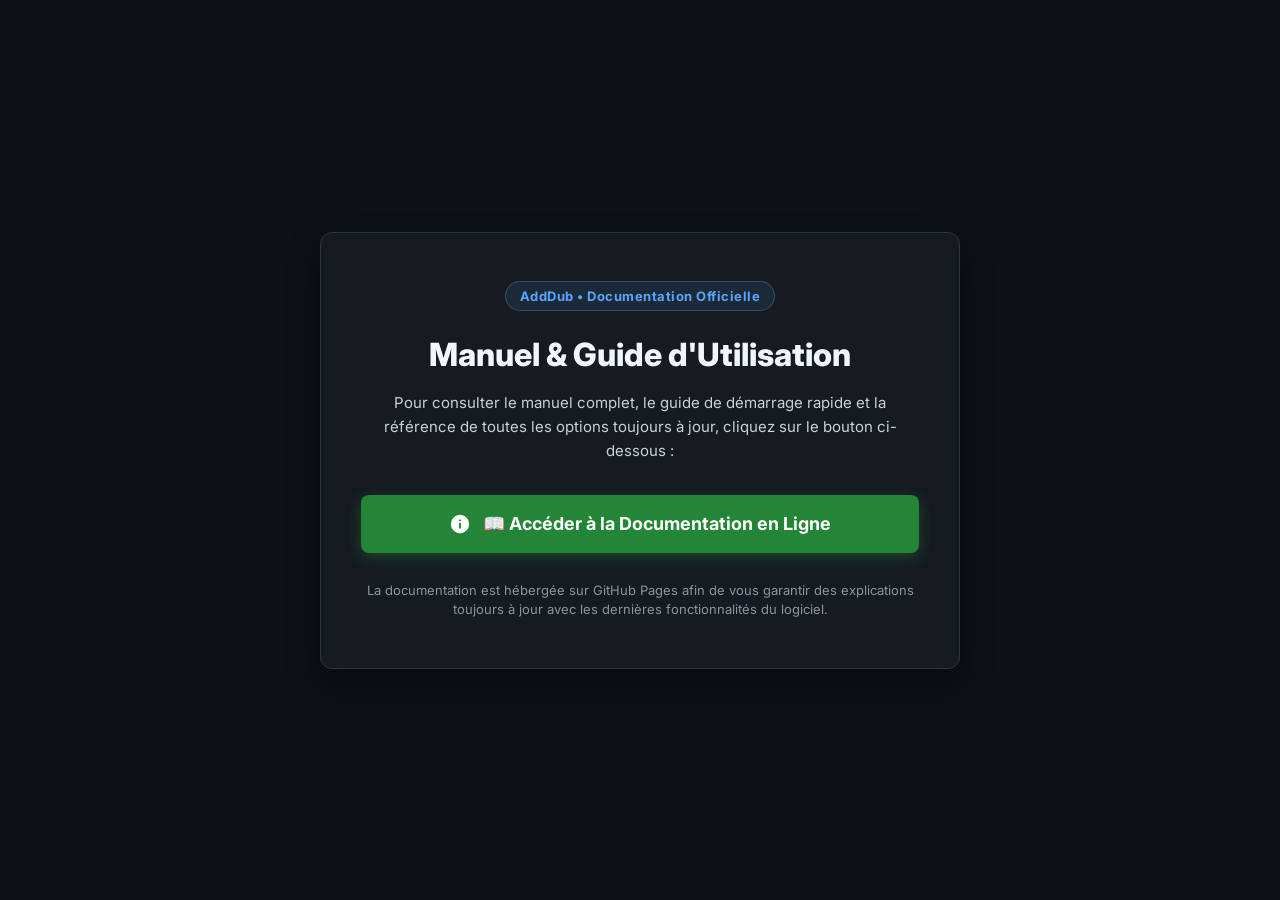
<file: scripts/assets/release/documentation.html>
<!DOCTYPE html>
<html lang="fr">

<head>
    <meta charset="UTF-8">
    <meta name="viewport" content="width=device-width, initial-scale=1.0">
    <title>Documentation Officielle — AddDub</title>
    <link rel="preconnect" href="https://fonts.googleapis.com">
    <link rel="preconnect" href="https://fonts.gstatic.com" crossorigin>
    <link href="https://fonts.googleapis.com/css2?family=Inter:wght@400;500;600;700;800&display=swap" rel="stylesheet">
    <style>
        :root {
            --bg-dark: #0d1117;
            --bg-card: #161b22;
            --accent-blue: #58a6ff;
            --accent-green: #238636;
            --accent-green-hover: #2ea043;
            --text-heading: #f0f6fc;
            --text-main: #c9d1d9;
            --text-muted: #8b949e;
            --border-color: #30363d;
        }

        * {
            box-sizing: border-box;
            margin: 0;
            padding: 0;
        }

        body {
            font-family: 'Inter', system-ui, -apple-system, sans-serif;
            background-color: var(--bg-dark);
            color: var(--text-main);
            min-height: 100vh;
            display: flex;
            align-items: center;
            justify-content: center;
            padding: 24px;
        }

        .card {
            background-color: var(--bg-card);
            border: 1px solid var(--border-color);
            border-radius: 12px;
            padding: 48px 40px;
            max-width: 640px;
            width: 100%;
            text-align: center;
            box-shadow: 0 16px 32px rgba(0, 0, 0, 0.4);
        }

        .logo-badge {
            display: inline-flex;
            align-items: center;
            gap: 8px;
            background: rgba(88, 166, 255, 0.1);
            color: var(--accent-blue);
            border: 1px solid rgba(88, 166, 255, 0.3);
            padding: 6px 14px;
            border-radius: 20px;
            font-size: 13px;
            font-weight: 700;
            margin-bottom: 24px;
            letter-spacing: 0.5px;
        }

        h1 {
            font-size: 32px;
            font-weight: 800;
            color: var(--text-heading);
            margin-bottom: 16px;
            line-height: 1.25;
        }

        p {
            font-size: 15px;
            line-height: 1.6;
            color: var(--text-main);
            margin-bottom: 32px;
        }

        .btn-doc {
            display: inline-flex;
            align-items: center;
            justify-content: center;
            gap: 12px;
            background-color: var(--accent-green);
            color: #ffffff;
            font-size: 18px;
            font-weight: 700;
            padding: 18px 36px;
            border-radius: 8px;
            text-decoration: none;
            transition: all 0.2s ease;
            box-shadow: 0 4px 14px rgba(35, 134, 54, 0.4);
            width: 100%;
        }

        .btn-doc:hover {
            background-color: var(--accent-green-hover);
            transform: translateY(-2px);
            box-shadow: 0 6px 20px rgba(46, 160, 67, 0.5);
        }

        .btn-doc svg {
            width: 22px;
            height: 22px;
            fill: currentColor;
        }

        .note {
            margin-top: 28px;
            font-size: 13px;
            color: var(--text-muted);
            line-height: 1.5;
        }
    </style>
</head>

<body>

    <div class="card">
        <div class="logo-badge">
            AddDub • Documentation Officielle
        </div>

        <h1>Manuel & Guide d'Utilisation</h1>

        <p>
            Pour consulter le manuel complet, le guide de démarrage rapide et la référence de toutes les options toujours à jour, cliquez sur le bouton ci-dessous :
        </p>

        <a href="https://jobijoba2000.github.io/add_dub/" class="btn-doc" target="_blank">
            <svg viewBox="0 0 24 24">
                <path d="M12 2a10 10 0 1 0 10 10A10 10 0 0 0 12 2zm1 15h-2v-6h2zm0-8h-2V7h2z"/>
            </svg>
            📖 Accéder à la Documentation en Ligne
        </a>

        <div class="note">
            La documentation est hébergée sur GitHub Pages afin de vous garantir des explications toujours à jour avec les dernières fonctionnalités du logiciel.
        </div>
    </div>

</body>

</html>
</file>
